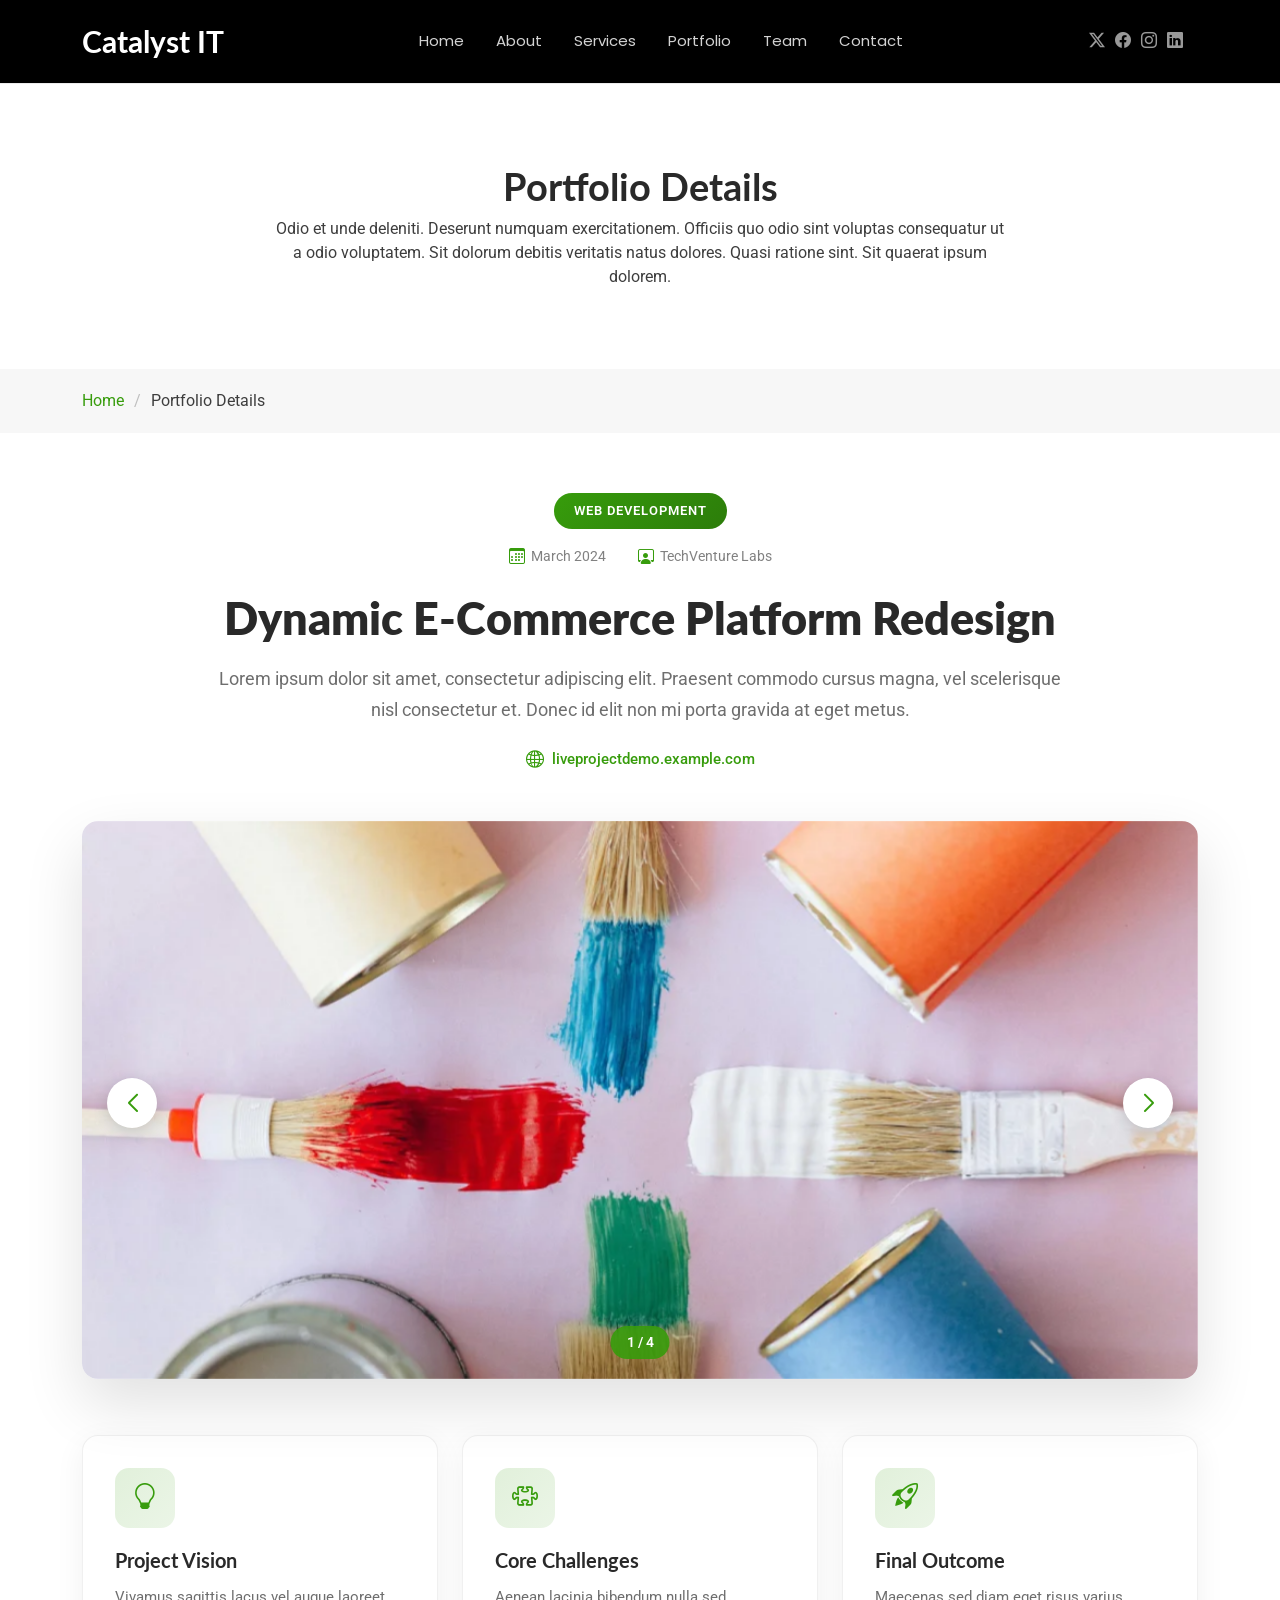
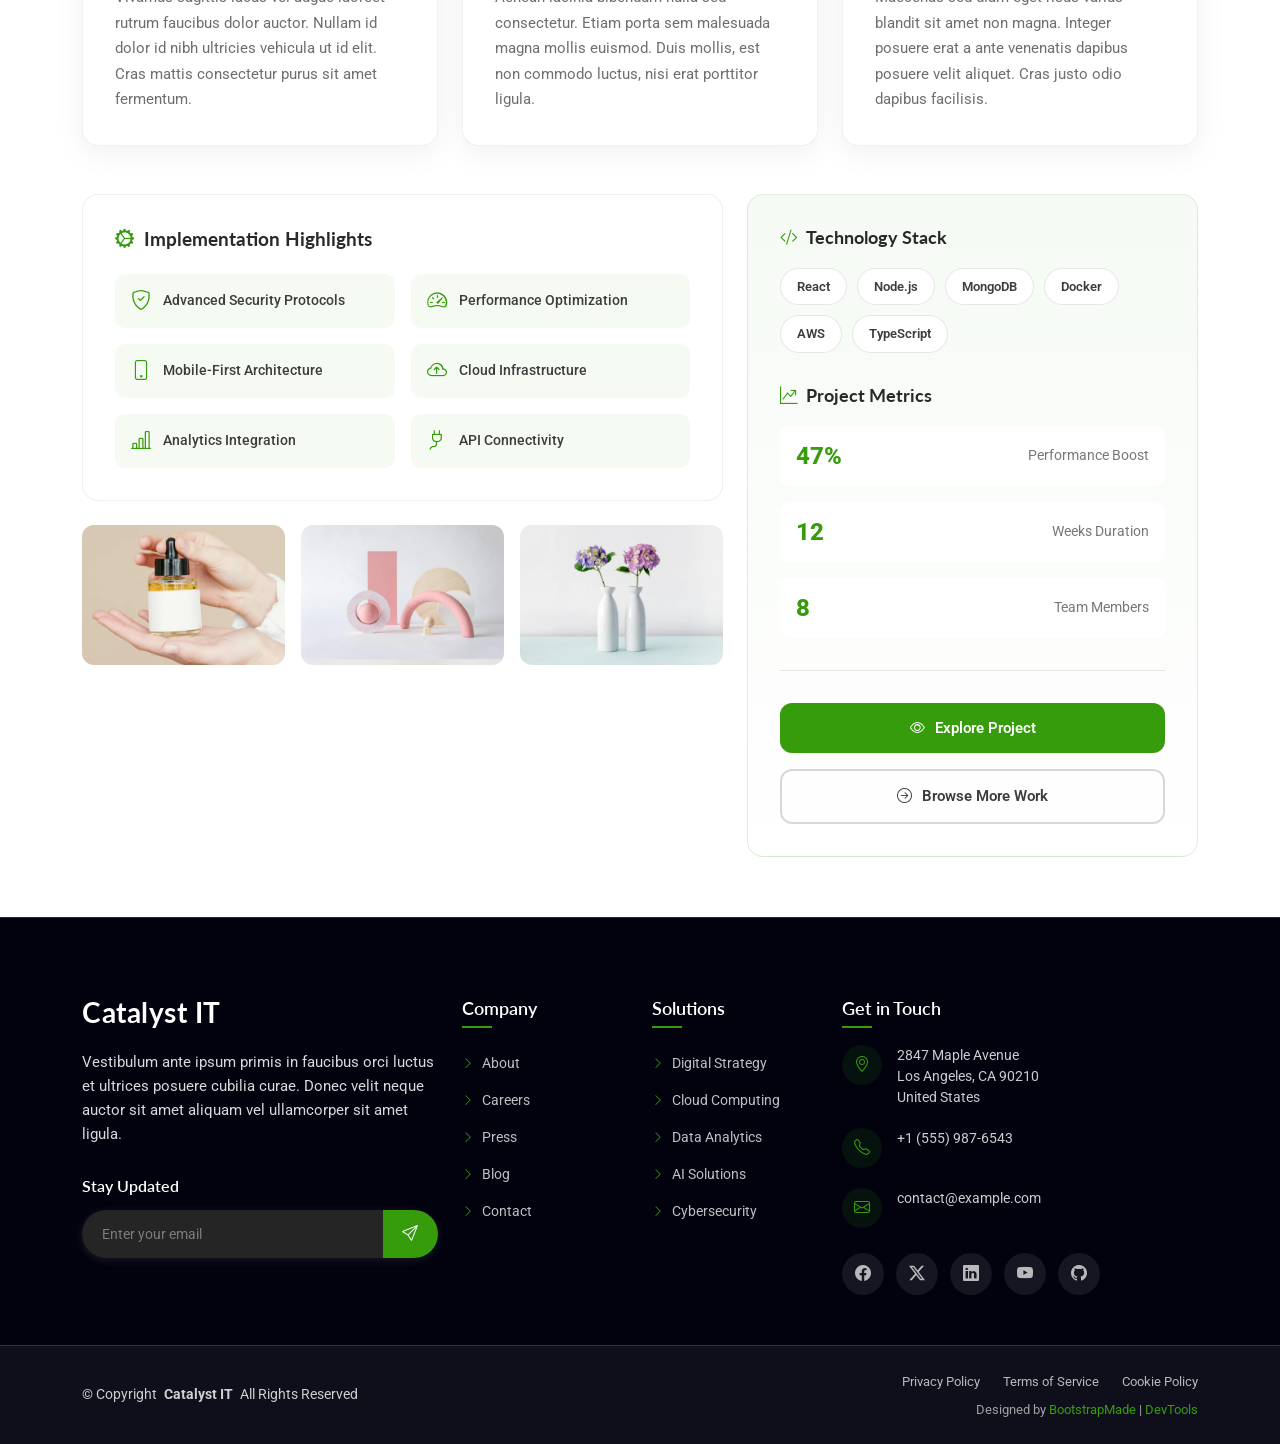
<file: portfolio-details.html>
<!DOCTYPE html>
<html lang="en">

<head>
  <meta charset="utf-8">
  <meta content="width=device-width, initial-scale=1.0" name="viewport">
  <title>Portfolio - Catalyst IT | Software Projects</title>
  <meta name="description" content="View Catalyst IT portfolio of software projects including e-commerce, healthcare, fintech, and enterprise solutions.">
  <meta name="keywords" content="software portfolio, web applications, mobile apps, enterprise software, Catalyst IT">

  <!-- Favicons -->
  <link href="assets/img/favicon.png" rel="icon">
  <link href="assets/img/apple-touch-icon.png" rel="apple-touch-icon">

  <!-- Fonts -->
  <link href="https://fonts.googleapis.com" rel="preconnect">
  <link href="https://fonts.gstatic.com" rel="preconnect" crossorigin>
  <link href="https://fonts.googleapis.com/css2?family=Roboto:ital,wght@0,100;0,300;0,400;0,500;0,700;0,900;1,100;1,300;1,400;1,500;1,700;1,900&family=Lato:ital,wght@0,100;0,300;0,400;0,700;0,900;1,100;1,300;1,400;1,700;1,900&family=Poppins:ital,wght@0,100;0,200;0,300;0,400;0,500;0,600;0,700;0,800;0,900;1,100;1,200;1,300;1,400;1,500;1,600;1,700;1,800;1,900&display=swap" rel="stylesheet">

  <!-- Vendor CSS Files -->
  <link href="assets/vendor/bootstrap/css/bootstrap.min.css" rel="stylesheet">
  <link href="assets/vendor/bootstrap-icons/bootstrap-icons.css" rel="stylesheet">
  <link href="assets/vendor/aos/aos.css" rel="stylesheet">
  <link href="assets/vendor/glightbox/css/glightbox.min.css" rel="stylesheet">
  <link href="assets/vendor/swiper/swiper-bundle.min.css" rel="stylesheet">

  <!-- Main CSS File -->
  <link href="assets/css/main.css" rel="stylesheet">

  <!-- =======================================================
  * Template Name: Catalyst IT
  * Template URL: https://bootstrapmade.com/creativo-bootstrap-creative-agency-template/
  * Updated: Mar 23 2026 with Bootstrap v5.3.8
  * Author: BootstrapMade.com
  * License: https://bootstrapmade.com/license/
  ======================================================== -->
</head>

<body class="portfolio-details-page">

  <header id="header" class="header d-flex align-items-center sticky-top">
    <div class="container position-relative d-flex align-items-center justify-content-between">

      <a href="index.html" class="logo d-flex align-items-center me-auto me-xl-0">
        <!-- Uncomment the line below if you also wish to use an image logo -->
        <!-- <img src="assets/img/logo.webp" alt=""> -->
        <h1 class="sitename">Catalyst IT</h1>
      </a>

      <nav id="navmenu" class="navmenu">
        <ul>
          <li><a href="index.html#hero">Home</a></li>
          <li><a href="index.html#about">About</a></li>
          <li><a href="index.html#services">Services</a></li>
          <li><a href="index.html#portfolio">Portfolio</a></li>
          <li><a href="index.html#team">Team</a></li>
          <li><a href="index.html#contact">Contact</a></li>
        </ul>
        <i class="mobile-nav-toggle d-xl-none bi bi-list"></i>
      </nav>

      <div class="header-social-links">
        <a href="#" class="twitter"><i class="bi bi-twitter-x"></i></a>
        <a href="#" class="facebook"><i class="bi bi-facebook"></i></a>
        <a href="#" class="instagram"><i class="bi bi-instagram"></i></a>
        <a href="#" class="linkedin"><i class="bi bi-linkedin"></i></a>
      </div>

    </div>
  </header>

  <main class="main">

    <!-- Page Title -->
    <div class="page-title">
      <div class="heading">
        <div class="container">
          <div class="row d-flex justify-content-center text-center">
            <div class="col-lg-8">
              <h1 class="heading-title">Portfolio Details</h1>
              <p class="mb-0">
                Odio et unde deleniti. Deserunt numquam exercitationem. Officiis quo
                odio sint voluptas consequatur ut a odio voluptatem. Sit dolorum
                debitis veritatis natus dolores. Quasi ratione sint. Sit quaerat
                ipsum dolorem.
              </p>
            </div>
          </div>
        </div>
      </div>
      <nav class="breadcrumbs">
        <div class="container">
          <ol>
            <li><a href="index.html">Home</a></li>
            <li class="current">Portfolio Details</li>
          </ol>
        </div>
      </nav>
    </div><!-- End Page Title -->

    <!-- Portfolio Details Section -->
    <section id="portfolio-details" class="portfolio-details section">

      <div class="container" data-aos="fade-up" data-aos-delay="100">

        <div class="project-header" data-aos="fade-down" data-aos-delay="100">
          <div class="header-meta">
            <span class="category-tag">Web Development</span>
            <div class="project-info">
              <span><i class="bi bi-calendar3"></i> March 2024</span>
              <span><i class="bi bi-person-workspace"></i> TechVenture Labs</span>
            </div>
          </div>
          <h2 class="main-title">Dynamic E-Commerce Platform Redesign</h2>
          <p class="subtitle">Lorem ipsum dolor sit amet, consectetur adipiscing elit. Praesent commodo cursus magna, vel scelerisque nisl consectetur et. Donec id elit non mi porta gravida at eget metus.</p>
          <div class="project-link">
            <a href="#" target="_blank"><i class="bi bi-globe2"></i> liveprojectdemo.example.com</a>
          </div>
        </div>

        <div class="gallery-showcase" data-aos="zoom-in" data-aos-delay="200">
          <div class="showcase-slider swiper init-swiper">
            <script type="application/json" class="swiper-config">
              {
                "loop": true,
                "speed": 800,
                "autoplay": {
                  "delay": 5000
                },
                "effect": "fade",
                "fadeEffect": {
                  "crossFade": true
                },
                "slidesPerView": 1,
                "pagination": {
                  "el": ".swiper-pagination",
                  "type": "fraction"
                },
                "navigation": {
                  "nextEl": ".swiper-button-next",
                  "prevEl": ".swiper-button-prev"
                }
              }
            </script>
            <div class="swiper-wrapper">
              <div class="swiper-slide">
                <img src="assets/img/portfolio/portfolio-3.webp" alt="Project Screenshot" class="img-fluid">
              </div>
              <div class="swiper-slide">
                <img src="assets/img/portfolio/portfolio-9.webp" alt="Project Screenshot" class="img-fluid">
              </div>
              <div class="swiper-slide">
                <img src="assets/img/portfolio/portfolio-11.webp" alt="Project Screenshot" class="img-fluid">
              </div>
              <div class="swiper-slide">
                <img src="assets/img/portfolio/portfolio-2.webp" alt="Project Screenshot" class="img-fluid">
              </div>
            </div>
            <div class="swiper-pagination"></div>
            <div class="swiper-button-prev"></div>
            <div class="swiper-button-next"></div>
          </div>
        </div>

        <div class="row g-4 content-section">
          <div class="col-lg-4" data-aos="fade-up" data-aos-delay="100">
            <div class="info-card">
              <div class="card-icon">
                <i class="bi bi-lightbulb"></i>
              </div>
              <h3>Project Vision</h3>
              <p>Vivamus sagittis lacus vel augue laoreet rutrum faucibus dolor auctor. Nullam id dolor id nibh ultricies vehicula ut id elit. Cras mattis consectetur purus sit amet fermentum.</p>
            </div>
          </div>
          <div class="col-lg-4" data-aos="fade-up" data-aos-delay="200">
            <div class="info-card">
              <div class="card-icon">
                <i class="bi bi-puzzle"></i>
              </div>
              <h3>Core Challenges</h3>
              <p>Aenean lacinia bibendum nulla sed consectetur. Etiam porta sem malesuada magna mollis euismod. Duis mollis, est non commodo luctus, nisi erat porttitor ligula.</p>
            </div>
          </div>
          <div class="col-lg-4" data-aos="fade-up" data-aos-delay="300">
            <div class="info-card">
              <div class="card-icon">
                <i class="bi bi-rocket-takeoff"></i>
              </div>
              <h3>Final Outcome</h3>
              <p>Maecenas sed diam eget risus varius blandit sit amet non magna. Integer posuere erat a ante venenatis dapibus posuere velit aliquet. Cras justo odio dapibus facilisis.</p>
            </div>
          </div>
        </div>

        <div class="row g-4 details-row">
          <div class="col-lg-7" data-aos="fade-right" data-aos-delay="100">
            <div class="features-block">
              <h3><i class="bi bi-gear-wide-connected"></i> Implementation Highlights</h3>
              <div class="features-grid">
                <div class="feature-item">
                  <i class="bi bi-shield-check"></i>
                  <span>Advanced Security Protocols</span>
                </div>
                <div class="feature-item">
                  <i class="bi bi-speedometer2"></i>
                  <span>Performance Optimization</span>
                </div>
                <div class="feature-item">
                  <i class="bi bi-phone"></i>
                  <span>Mobile-First Architecture</span>
                </div>
                <div class="feature-item">
                  <i class="bi bi-cloud-arrow-up"></i>
                  <span>Cloud Infrastructure</span>
                </div>
                <div class="feature-item">
                  <i class="bi bi-bar-chart-line"></i>
                  <span>Analytics Integration</span>
                </div>
                <div class="feature-item">
                  <i class="bi bi-plug"></i>
                  <span>API Connectivity</span>
                </div>
              </div>
            </div>

            <div class="gallery-grid" data-aos="fade-up" data-aos-delay="200">
              <a href="assets/img/portfolio/portfolio-1.webp" class="glightbox gallery-item">
                <img src="assets/img/portfolio/portfolio-1.webp" alt="Gallery Image" class="img-fluid" loading="lazy">
                <div class="overlay"><i class="bi bi-zoom-in"></i></div>
              </a>
              <a href="assets/img/portfolio/portfolio-6.webp" class="glightbox gallery-item">
                <img src="assets/img/portfolio/portfolio-6.webp" alt="Gallery Image" class="img-fluid" loading="lazy">
                <div class="overlay"><i class="bi bi-zoom-in"></i></div>
              </a>
              <a href="assets/img/portfolio/portfolio-10.webp" class="glightbox gallery-item">
                <img src="assets/img/portfolio/portfolio-10.webp" alt="Gallery Image" class="img-fluid" loading="lazy">
                <div class="overlay"><i class="bi bi-zoom-in"></i></div>
              </a>
            </div>
          </div>

          <div class="col-lg-5" data-aos="fade-left" data-aos-delay="100">
            <div class="sidebar-content">
              <div class="tech-section">
                <h4><i class="bi bi-code-slash"></i> Technology Stack</h4>
                <div class="tech-tags">
                  <span>React</span>
                  <span>Node.js</span>
                  <span>MongoDB</span>
                  <span>Docker</span>
                  <span>AWS</span>
                  <span>TypeScript</span>
                </div>
              </div>

              <div class="stats-section">
                <h4><i class="bi bi-graph-up-arrow"></i> Project Metrics</h4>
                <div class="stats-list">
                  <div class="stat-item">
                    <span class="stat-value">47%</span>
                    <span class="stat-label">Performance Boost</span>
                  </div>
                  <div class="stat-item">
                    <span class="stat-value">12</span>
                    <span class="stat-label">Weeks Duration</span>
                  </div>
                  <div class="stat-item">
                    <span class="stat-value">8</span>
                    <span class="stat-label">Team Members</span>
                  </div>
                </div>
              </div>

              <div class="action-buttons">
                <a href="#" class="btn-primary-action"><i class="bi bi-eye"></i> Explore Project</a>
                <a href="#" class="btn-secondary-action"><i class="bi bi-arrow-right-circle"></i> Browse More Work</a>
              </div>
            </div>
          </div>
        </div>

      </div>

    </section><!-- /Portfolio Details Section -->

  </main>

  <footer id="footer" class="footer dark-background">

    <div class="container">
      <div class="row gy-5">

        <div class="col-lg-4">
          <div class="footer-content">
            <a href="index.html" class="logo d-flex align-items-center mb-4">
              <span class="sitename">Catalyst IT</span>
            </a>
            <p class="mb-4">Vestibulum ante ipsum primis in faucibus orci luctus et ultrices posuere cubilia curae. Donec velit neque auctor sit amet aliquam vel ullamcorper sit amet ligula.</p>

            <div class="newsletter-form">
              <h5>Stay Updated</h5>
              <form action="forms/newsletter.php" method="post" class="php-email-form">
                <div class="input-group">
                  <input type="email" name="email" class="form-control" placeholder="Enter your email" required="">
                  <button type="submit" class="btn-subscribe">
                    <i class="bi bi-send"></i>
                  </button>
                </div>
                <div class="loading">Loading</div>
                <div class="error-message"></div>
                <div class="sent-message">Thank you for subscribing!</div>
              </form>
            </div>
          </div>
        </div>

        <div class="col-lg-2 col-6">
          <div class="footer-links">
            <h4>Company</h4>
            <ul>
              <li><a href="#"><i class="bi bi-chevron-right"></i> About</a></li>
              <li><a href="#"><i class="bi bi-chevron-right"></i> Careers</a></li>
              <li><a href="#"><i class="bi bi-chevron-right"></i> Press</a></li>
              <li><a href="#"><i class="bi bi-chevron-right"></i> Blog</a></li>
              <li><a href="#"><i class="bi bi-chevron-right"></i> Contact</a></li>
            </ul>
          </div>
        </div>

        <div class="col-lg-2 col-6">
          <div class="footer-links">
            <h4>Solutions</h4>
            <ul>
              <li><a href="#"><i class="bi bi-chevron-right"></i> Digital Strategy</a></li>
              <li><a href="#"><i class="bi bi-chevron-right"></i> Cloud Computing</a></li>
              <li><a href="#"><i class="bi bi-chevron-right"></i> Data Analytics</a></li>
              <li><a href="#"><i class="bi bi-chevron-right"></i> AI Solutions</a></li>
              <li><a href="#"><i class="bi bi-chevron-right"></i> Cybersecurity</a></li>
            </ul>
          </div>
        </div>

        <div class="col-lg-4">
          <div class="footer-contact">
            <h4>Get in Touch</h4>
            <div class="contact-item">
              <div class="contact-icon">
                <i class="bi bi-geo-alt"></i>
              </div>
              <div class="contact-info">
                <p>2847 Maple Avenue<br>Los Angeles, CA 90210<br>United States</p>
              </div>
            </div>

            <div class="contact-item">
              <div class="contact-icon">
                <i class="bi bi-telephone"></i>
              </div>
              <div class="contact-info">
                <p>+1 (555) 987-6543</p>
              </div>
            </div>

            <div class="contact-item">
              <div class="contact-icon">
                <i class="bi bi-envelope"></i>
              </div>
              <div class="contact-info">
                <p>contact@example.com</p>
              </div>
            </div>

            <div class="social-links">
              <a href="#"><i class="bi bi-facebook"></i></a>
              <a href="#"><i class="bi bi-twitter-x"></i></a>
              <a href="#"><i class="bi bi-linkedin"></i></a>
              <a href="#"><i class="bi bi-youtube"></i></a>
              <a href="#"><i class="bi bi-github"></i></a>
            </div>
          </div>
        </div>

      </div>
    </div>

    <div class="footer-bottom">
      <div class="container">
        <div class="row align-items-center">
          <div class="col-lg-6">
            <div class="copyright">
              <p>© <span>Copyright</span> <strong class="px-1 sitename">Catalyst IT</strong> <span>All Rights Reserved</span></p>
            </div>
          </div>
          <div class="col-lg-6">
            <div class="footer-bottom-links">
              <a href="#">Privacy Policy</a>
              <a href="#">Terms of Service</a>
              <a href="#">Cookie Policy</a>
            </div>
            <div class="credits">
              <!-- All the links in the footer should remain intact. -->
              <!-- You can delete the links only if you've purchased the pro version. -->
              <!-- Licensing information: https://bootstrapmade.com/license/ -->
              <!-- Purchase the pro version with working PHP/AJAX contact form: [buy-url] -->
              Designed by <a href="https://bootstrapmade.com/">BootstrapMade</a> | <a href="https://bootstrapmade.com/tools/">DevTools</a>
            </div>
          </div>
        </div>
      </div>
    </div>

  </footer>

  <!-- Scroll Top -->
  <a href="#" id="scroll-top" class="scroll-top d-flex align-items-center justify-content-center"><i class="bi bi-arrow-up-short"></i></a>

  <!-- Preloader -->
  <div id="preloader"></div>

  <!-- Vendor JS Files -->
  <script src="assets/vendor/bootstrap/js/bootstrap.bundle.min.js"></script>
  <script src="assets/vendor/php-email-form/validate.js"></script>
  <script src="assets/vendor/aos/aos.js"></script>
  <script src="assets/vendor/purecounter/purecounter_vanilla.js"></script>
  <script src="assets/vendor/imagesloaded/imagesloaded.pkgd.min.js"></script>
  <script src="assets/vendor/isotope-layout/isotope.pkgd.min.js"></script>
  <script src="assets/vendor/glightbox/js/glightbox.min.js"></script>
  <script src="assets/vendor/swiper/swiper-bundle.min.js"></script>

  <!-- Main JS File -->
  <script src="assets/js/main.js"></script>

</body>

</html>
</file>
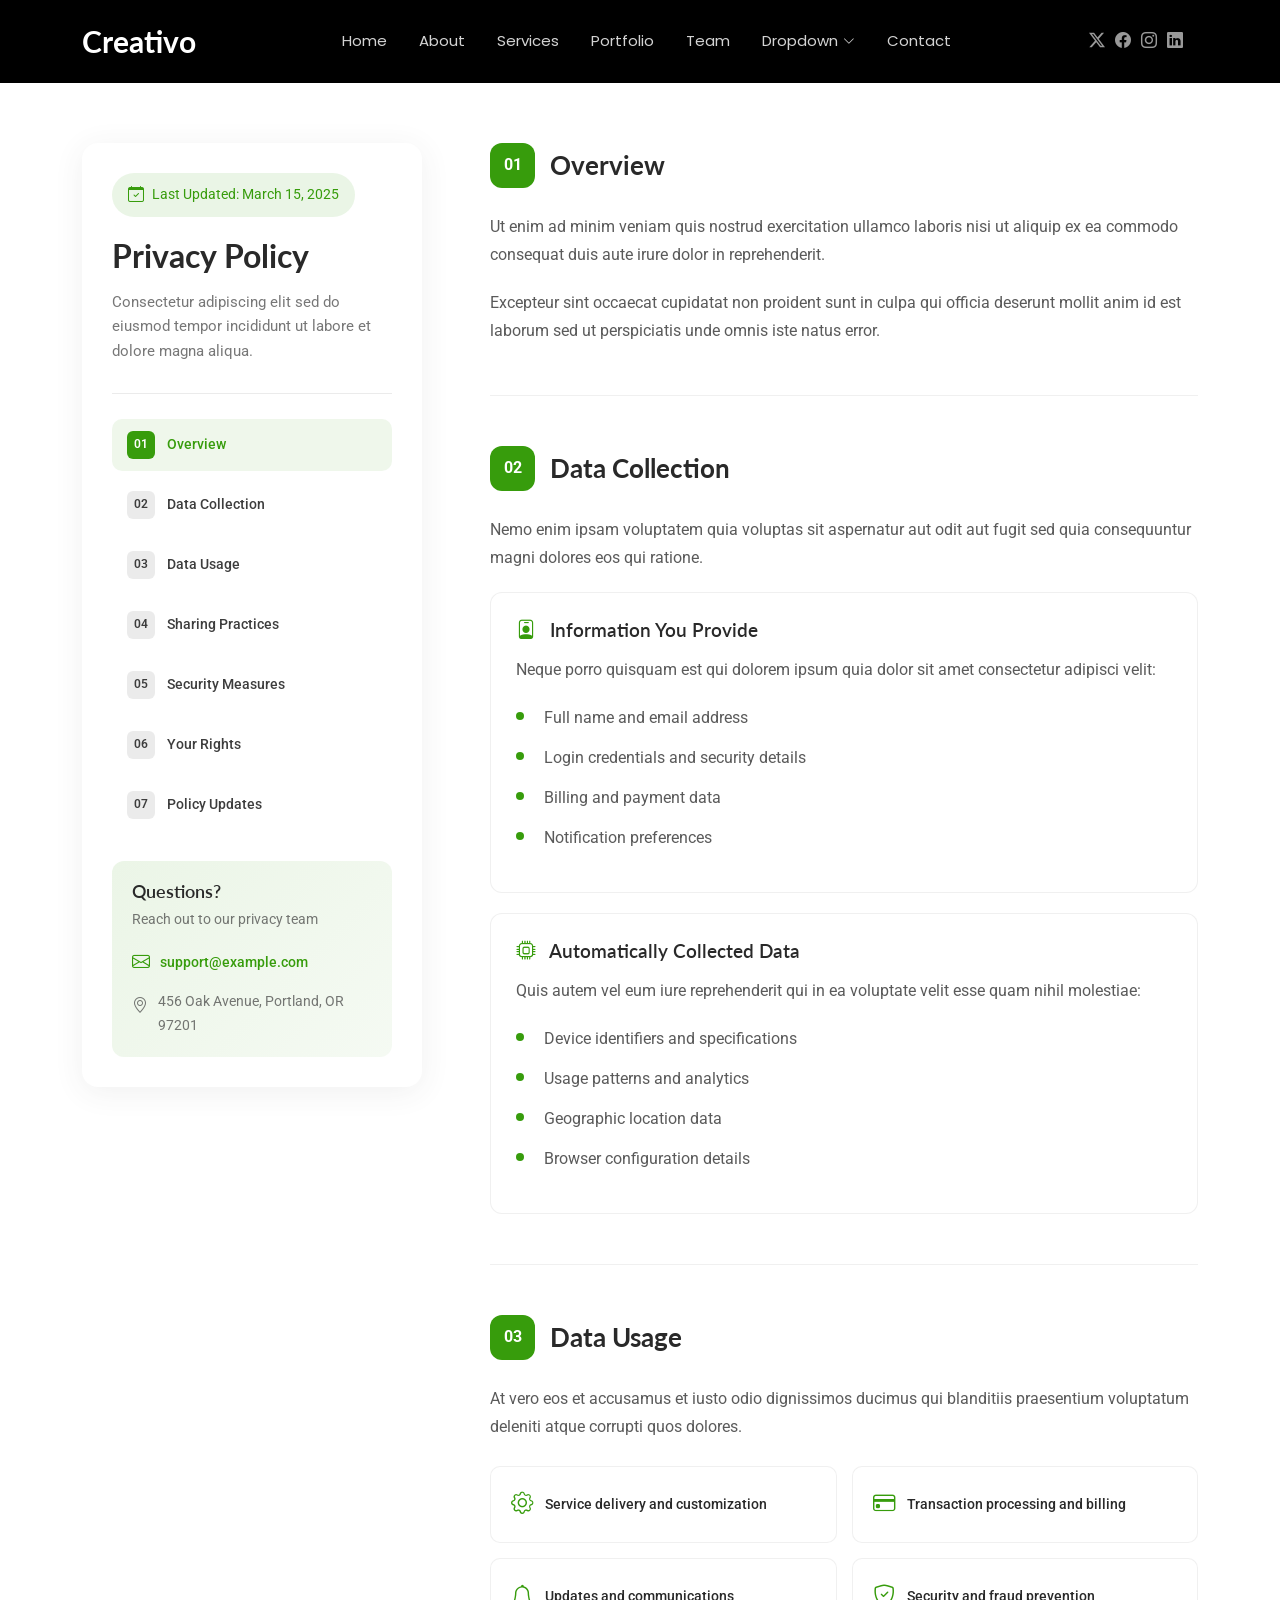
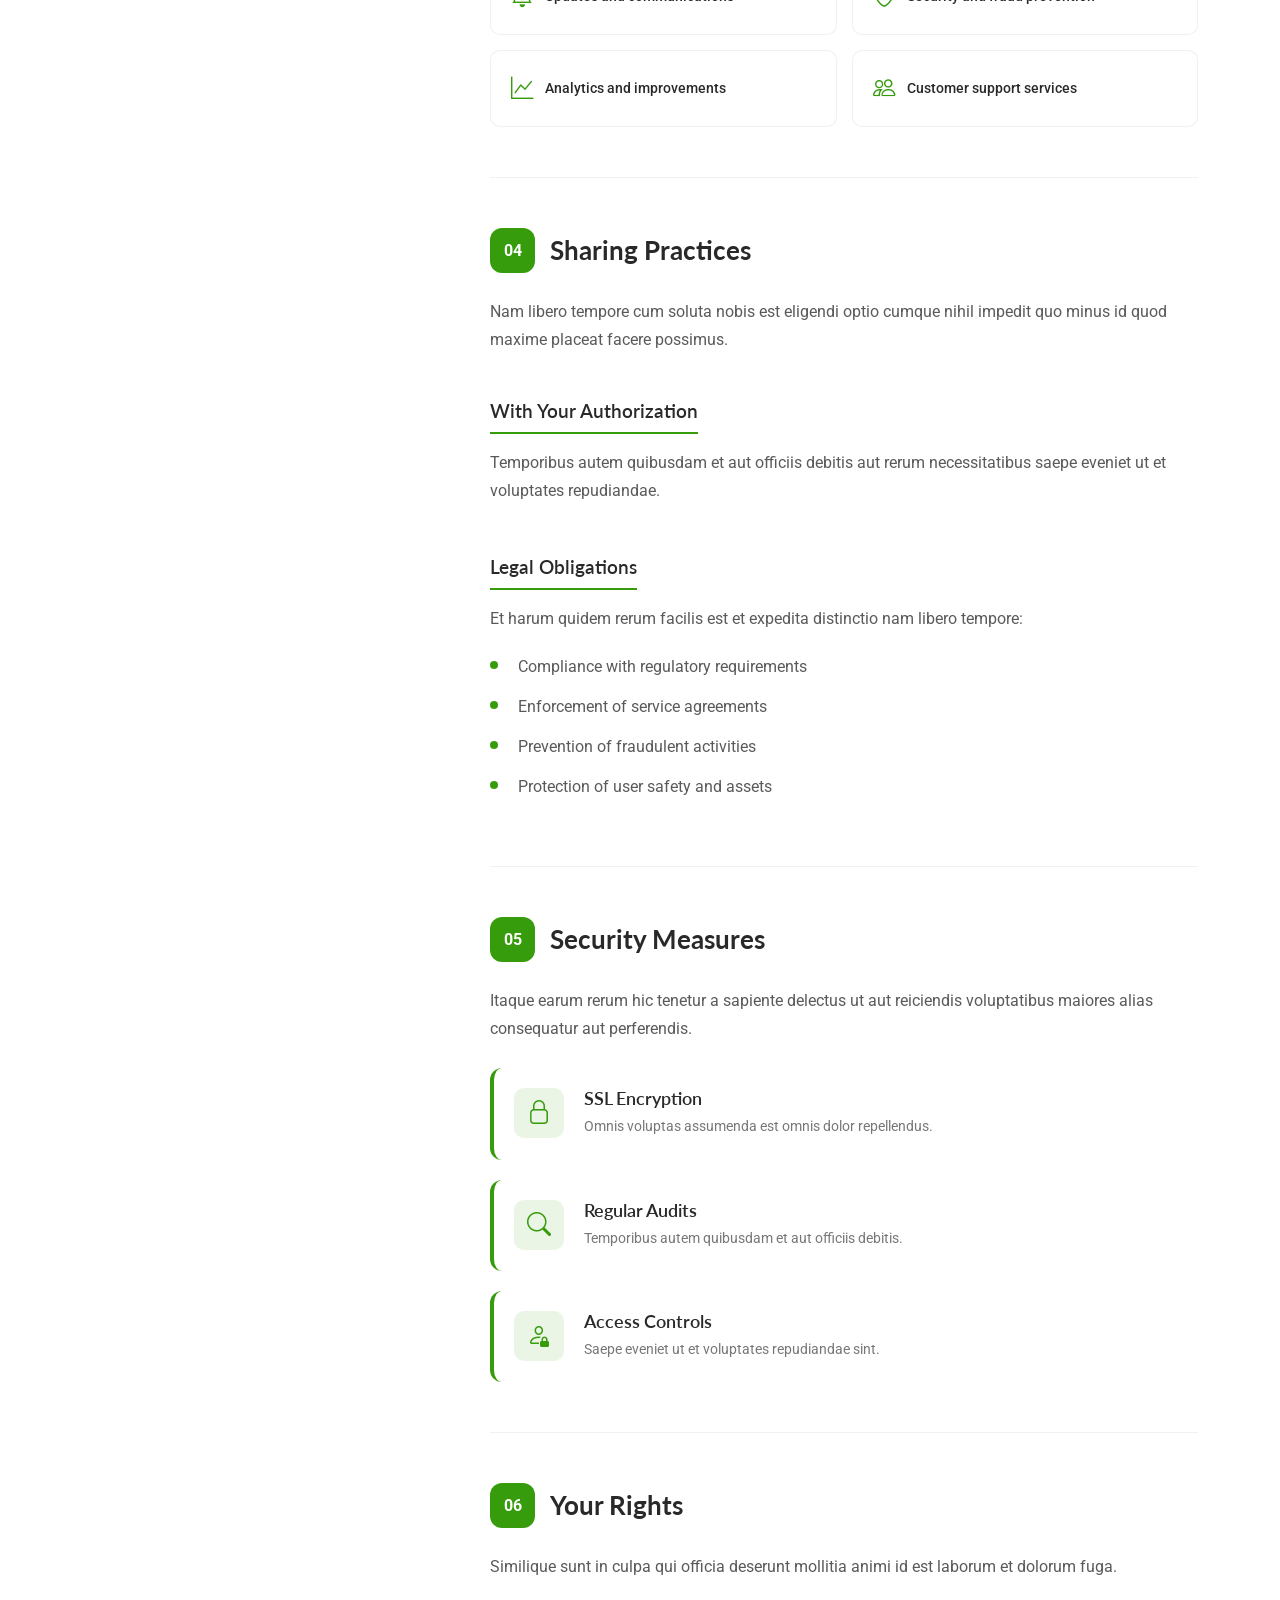
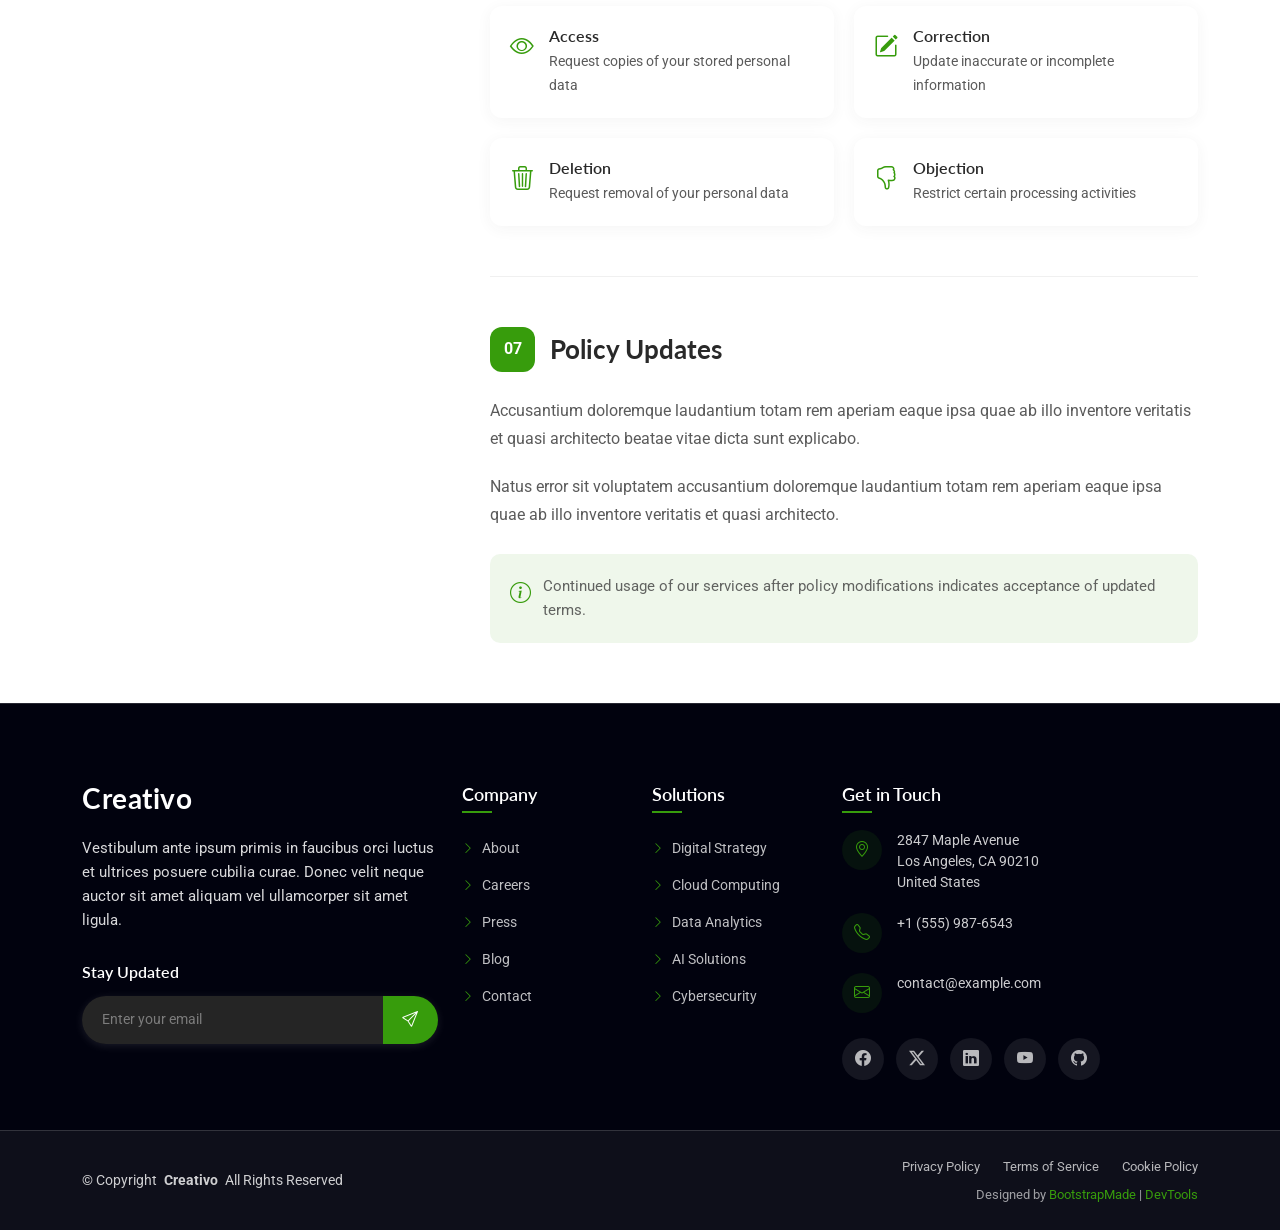
<file: privacy.html>
<!DOCTYPE html>
<html lang="en">

<head>
  <meta charset="utf-8">
  <meta content="width=device-width, initial-scale=1.0" name="viewport">
  <title>Privacy - Creativo Bootstrap Template</title>
  <meta name="description" content="">
  <meta name="keywords" content="">

  <!-- Favicons -->
  <link href="assets/img/favicon.png" rel="icon">
  <link href="assets/img/apple-touch-icon.png" rel="apple-touch-icon">

  <!-- Fonts -->
  <link href="https://fonts.googleapis.com" rel="preconnect">
  <link href="https://fonts.gstatic.com" rel="preconnect" crossorigin>
  <link href="https://fonts.googleapis.com/css2?family=Roboto:ital,wght@0,100;0,300;0,400;0,500;0,700;0,900;1,100;1,300;1,400;1,500;1,700;1,900&family=Lato:ital,wght@0,100;0,300;0,400;0,700;0,900;1,100;1,300;1,400;1,700;1,900&family=Poppins:ital,wght@0,100;0,200;0,300;0,400;0,500;0,600;0,700;0,800;0,900;1,100;1,200;1,300;1,400;1,500;1,600;1,700;1,800;1,900&display=swap" rel="stylesheet">

  <!-- Vendor CSS Files -->
  <link href="assets/vendor/bootstrap/css/bootstrap.min.css" rel="stylesheet">
  <link href="assets/vendor/bootstrap-icons/bootstrap-icons.css" rel="stylesheet">
  <link href="assets/vendor/aos/aos.css" rel="stylesheet">
  <link href="assets/vendor/glightbox/css/glightbox.min.css" rel="stylesheet">
  <link href="assets/vendor/swiper/swiper-bundle.min.css" rel="stylesheet">

  <!-- Main CSS File -->
  <link href="assets/css/main.css" rel="stylesheet">

  <!-- =======================================================
  * Template Name: Creativo
  * Template URL: https://bootstrapmade.com/creativo-bootstrap-creative-agency-template/
  * Updated: Mar 23 2026 with Bootstrap v5.3.8
  * Author: BootstrapMade.com
  * License: https://bootstrapmade.com/license/
  ======================================================== -->
</head>

<body class="privacy-page">

  <header id="header" class="header d-flex align-items-center sticky-top">
    <div class="container position-relative d-flex align-items-center justify-content-between">

      <a href="index.html" class="logo d-flex align-items-center me-auto me-xl-0">
        <!-- Uncomment the line below if you also wish to use an image logo -->
        <!-- <img src="assets/img/logo.webp" alt=""> -->
        <h1 class="sitename">Creativo</h1>
      </a>

      <nav id="navmenu" class="navmenu">
        <ul>
          <li><a href="#hero">Home</a></li>
          <li><a href="#about">About</a></li>
          <li><a href="#services">Services</a></li>
          <li><a href="#portfolio">Portfolio</a></li>
          <li><a href="#team">Team</a></li>
          <li class="dropdown"><a href="#"><span>Dropdown</span> <i class="bi bi-chevron-down toggle-dropdown"></i></a>
            <ul>
              <li><a href="#">Dropdown 1</a></li>
              <li class="dropdown"><a href="#"><span>Deep Dropdown</span> <i class="bi bi-chevron-down toggle-dropdown"></i></a>
                <ul>
                  <li><a href="#">Deep Dropdown 1</a></li>
                  <li><a href="#">Deep Dropdown 2</a></li>
                  <li><a href="#">Deep Dropdown 3</a></li>
                  <li><a href="#">Deep Dropdown 4</a></li>
                  <li><a href="#">Deep Dropdown 5</a></li>
                </ul>
              </li>
              <li><a href="#">Dropdown 2</a></li>
              <li><a href="#">Dropdown 3</a></li>
              <li><a href="#">Dropdown 4</a></li>
            </ul>
          </li>
          <li><a href="#contact">Contact</a></li>
        </ul>
        <i class="mobile-nav-toggle d-xl-none bi bi-list"></i>
      </nav>

      <div class="header-social-links">
        <a href="#" class="twitter"><i class="bi bi-twitter-x"></i></a>
        <a href="#" class="facebook"><i class="bi bi-facebook"></i></a>
        <a href="#" class="instagram"><i class="bi bi-instagram"></i></a>
        <a href="#" class="linkedin"><i class="bi bi-linkedin"></i></a>
      </div>

    </div>
  </header>

  <main class="main">

    <!-- Privacy Section -->
    <section id="privacy" class="privacy section">

      <div class="container" data-aos="fade-up" data-aos-delay="100">

        <!-- Two Column Layout -->
        <div class="row g-5">

          <!-- Sidebar Navigation -->
          <div class="col-lg-4" data-aos="fade-right" data-aos-delay="150">
            <div class="policy-sidebar">
              <div class="effective-badge">
                <i class="bi bi-calendar-check"></i>
                <span>Last Updated: March 15, 2025</span>
              </div>
              <h1>Privacy Policy</h1>
              <p class="sidebar-intro">Consectetur adipiscing elit sed do eiusmod tempor incididunt ut labore et dolore magna aliqua.</p>

              <nav class="policy-nav">
                <a href="#overview" class="nav-link active">
                  <span class="nav-number">01</span>
                  <span class="nav-text">Overview</span>
                </a>
                <a href="#data-collection" class="nav-link">
                  <span class="nav-number">02</span>
                  <span class="nav-text">Data Collection</span>
                </a>
                <a href="#usage" class="nav-link">
                  <span class="nav-number">03</span>
                  <span class="nav-text">Data Usage</span>
                </a>
                <a href="#sharing" class="nav-link">
                  <span class="nav-number">04</span>
                  <span class="nav-text">Sharing Practices</span>
                </a>
                <a href="#security" class="nav-link">
                  <span class="nav-number">05</span>
                  <span class="nav-text">Security Measures</span>
                </a>
                <a href="#rights" class="nav-link">
                  <span class="nav-number">06</span>
                  <span class="nav-text">Your Rights</span>
                </a>
                <a href="#updates" class="nav-link">
                  <span class="nav-number">07</span>
                  <span class="nav-text">Policy Updates</span>
                </a>
              </nav>

              <div class="contact-card">
                <h4>Questions?</h4>
                <p>Reach out to our privacy team</p>
                <a href="mailto:support@example.com" class="contact-email">
                  <i class="bi bi-envelope"></i>
                  support@example.com
                </a>
                <div class="contact-address">
                  <i class="bi bi-geo-alt"></i>
                  <span>456 Oak Avenue, Portland, OR 97201</span>
                </div>
              </div>
            </div>
          </div><!-- End Sidebar -->

          <!-- Main Content -->
          <div class="col-lg-8" data-aos="fade-left" data-aos-delay="200">
            <div class="policy-content">

              <!-- Overview Section -->
              <article id="overview" class="policy-section">
                <div class="section-header">
                  <span class="section-number">01</span>
                  <h2>Overview</h2>
                </div>
                <div class="section-body">
                  <p>Ut enim ad minim veniam quis nostrud exercitation ullamco laboris nisi ut aliquip ex ea commodo consequat duis aute irure dolor in reprehenderit.</p>
                  <p>Excepteur sint occaecat cupidatat non proident sunt in culpa qui officia deserunt mollit anim id est laborum sed ut perspiciatis unde omnis iste natus error.</p>
                </div>
              </article><!-- End Overview Section -->

              <!-- Data Collection Section -->
              <article id="data-collection" class="policy-section">
                <div class="section-header">
                  <span class="section-number">02</span>
                  <h2>Data Collection</h2>
                </div>
                <div class="section-body">
                  <p>Nemo enim ipsam voluptatem quia voluptas sit aspernatur aut odit aut fugit sed quia consequuntur magni dolores eos qui ratione.</p>

                  <div class="info-card">
                    <h3><i class="bi bi-person-badge"></i> Information You Provide</h3>
                    <p>Neque porro quisquam est qui dolorem ipsum quia dolor sit amet consectetur adipisci velit:</p>
                    <ul>
                      <li>Full name and email address</li>
                      <li>Login credentials and security details</li>
                      <li>Billing and payment data</li>
                      <li>Notification preferences</li>
                    </ul>
                  </div>

                  <div class="info-card">
                    <h3><i class="bi bi-cpu"></i> Automatically Collected Data</h3>
                    <p>Quis autem vel eum iure reprehenderit qui in ea voluptate velit esse quam nihil molestiae:</p>
                    <ul>
                      <li>Device identifiers and specifications</li>
                      <li>Usage patterns and analytics</li>
                      <li>Geographic location data</li>
                      <li>Browser configuration details</li>
                    </ul>
                  </div>
                </div>
              </article><!-- End Data Collection Section -->

              <!-- Data Usage Section -->
              <article id="usage" class="policy-section">
                <div class="section-header">
                  <span class="section-number">03</span>
                  <h2>Data Usage</h2>
                </div>
                <div class="section-body">
                  <p>At vero eos et accusamus et iusto odio dignissimos ducimus qui blanditiis praesentium voluptatum deleniti atque corrupti quos dolores.</p>

                  <div class="usage-grid">
                    <div class="usage-item">
                      <i class="bi bi-gear"></i>
                      <span>Service delivery and customization</span>
                    </div>
                    <div class="usage-item">
                      <i class="bi bi-credit-card"></i>
                      <span>Transaction processing and billing</span>
                    </div>
                    <div class="usage-item">
                      <i class="bi bi-bell"></i>
                      <span>Updates and communications</span>
                    </div>
                    <div class="usage-item">
                      <i class="bi bi-shield-check"></i>
                      <span>Security and fraud prevention</span>
                    </div>
                    <div class="usage-item">
                      <i class="bi bi-graph-up"></i>
                      <span>Analytics and improvements</span>
                    </div>
                    <div class="usage-item">
                      <i class="bi bi-people"></i>
                      <span>Customer support services</span>
                    </div>
                  </div>
                </div>
              </article><!-- End Data Usage Section -->

              <!-- Sharing Section -->
              <article id="sharing" class="policy-section">
                <div class="section-header">
                  <span class="section-number">04</span>
                  <h2>Sharing Practices</h2>
                </div>
                <div class="section-body">
                  <p>Nam libero tempore cum soluta nobis est eligendi optio cumque nihil impedit quo minus id quod maxime placeat facere possimus.</p>

                  <div class="sharing-item">
                    <h3>With Your Authorization</h3>
                    <p>Temporibus autem quibusdam et aut officiis debitis aut rerum necessitatibus saepe eveniet ut et voluptates repudiandae.</p>
                  </div>

                  <div class="sharing-item">
                    <h3>Legal Obligations</h3>
                    <p>Et harum quidem rerum facilis est et expedita distinctio nam libero tempore:</p>
                    <ul>
                      <li>Compliance with regulatory requirements</li>
                      <li>Enforcement of service agreements</li>
                      <li>Prevention of fraudulent activities</li>
                      <li>Protection of user safety and assets</li>
                    </ul>
                  </div>
                </div>
              </article><!-- End Sharing Section -->

              <!-- Security Section -->
              <article id="security" class="policy-section">
                <div class="section-header">
                  <span class="section-number">05</span>
                  <h2>Security Measures</h2>
                </div>
                <div class="section-body">
                  <p>Itaque earum rerum hic tenetur a sapiente delectus ut aut reiciendis voluptatibus maiores alias consequatur aut perferendis.</p>

                  <div class="security-features">
                    <div class="feature">
                      <div class="feature-icon">
                        <i class="bi bi-lock"></i>
                      </div>
                      <div class="feature-content">
                        <h4>SSL Encryption</h4>
                        <p>Omnis voluptas assumenda est omnis dolor repellendus.</p>
                      </div>
                    </div>
                    <div class="feature">
                      <div class="feature-icon">
                        <i class="bi bi-search"></i>
                      </div>
                      <div class="feature-content">
                        <h4>Regular Audits</h4>
                        <p>Temporibus autem quibusdam et aut officiis debitis.</p>
                      </div>
                    </div>
                    <div class="feature">
                      <div class="feature-icon">
                        <i class="bi bi-person-lock"></i>
                      </div>
                      <div class="feature-content">
                        <h4>Access Controls</h4>
                        <p>Saepe eveniet ut et voluptates repudiandae sint.</p>
                      </div>
                    </div>
                  </div>
                </div>
              </article><!-- End Security Section -->

              <!-- Rights Section -->
              <article id="rights" class="policy-section">
                <div class="section-header">
                  <span class="section-number">06</span>
                  <h2>Your Rights</h2>
                </div>
                <div class="section-body">
                  <p>Similique sunt in culpa qui officia deserunt mollitia animi id est laborum et dolorum fuga.</p>

                  <div class="rights-list">
                    <div class="right-item">
                      <i class="bi bi-eye"></i>
                      <div>
                        <h4>Access</h4>
                        <p>Request copies of your stored personal data</p>
                      </div>
                    </div>
                    <div class="right-item">
                      <i class="bi bi-pencil-square"></i>
                      <div>
                        <h4>Correction</h4>
                        <p>Update inaccurate or incomplete information</p>
                      </div>
                    </div>
                    <div class="right-item">
                      <i class="bi bi-trash3"></i>
                      <div>
                        <h4>Deletion</h4>
                        <p>Request removal of your personal data</p>
                      </div>
                    </div>
                    <div class="right-item">
                      <i class="bi bi-hand-thumbs-down"></i>
                      <div>
                        <h4>Objection</h4>
                        <p>Restrict certain processing activities</p>
                      </div>
                    </div>
                  </div>
                </div>
              </article><!-- End Rights Section -->

              <!-- Updates Section -->
              <article id="updates" class="policy-section">
                <div class="section-header">
                  <span class="section-number">07</span>
                  <h2>Policy Updates</h2>
                </div>
                <div class="section-body">
                  <p>Accusantium doloremque laudantium totam rem aperiam eaque ipsa quae ab illo inventore veritatis et quasi architecto beatae vitae dicta sunt explicabo.</p>
                  <p>Natus error sit voluptatem accusantium doloremque laudantium totam rem aperiam eaque ipsa quae ab illo inventore veritatis et quasi architecto.</p>

                  <div class="update-notice">
                    <i class="bi bi-info-circle"></i>
                    <span>Continued usage of our services after policy modifications indicates acceptance of updated terms.</span>
                  </div>
                </div>
              </article><!-- End Updates Section -->

            </div>
          </div><!-- End Main Content -->

        </div>

      </div>

    </section><!-- /Privacy Section -->

  </main>

  <footer id="footer" class="footer dark-background">

    <div class="container">
      <div class="row gy-5">

        <div class="col-lg-4">
          <div class="footer-content">
            <a href="index.html" class="logo d-flex align-items-center mb-4">
              <span class="sitename">Creativo</span>
            </a>
            <p class="mb-4">Vestibulum ante ipsum primis in faucibus orci luctus et ultrices posuere cubilia curae. Donec velit neque auctor sit amet aliquam vel ullamcorper sit amet ligula.</p>

            <div class="newsletter-form">
              <h5>Stay Updated</h5>
              <form action="forms/newsletter.php" method="post" class="php-email-form">
                <div class="input-group">
                  <input type="email" name="email" class="form-control" placeholder="Enter your email" required="">
                  <button type="submit" class="btn-subscribe">
                    <i class="bi bi-send"></i>
                  </button>
                </div>
                <div class="loading">Loading</div>
                <div class="error-message"></div>
                <div class="sent-message">Thank you for subscribing!</div>
              </form>
            </div>
          </div>
        </div>

        <div class="col-lg-2 col-6">
          <div class="footer-links">
            <h4>Company</h4>
            <ul>
              <li><a href="#"><i class="bi bi-chevron-right"></i> About</a></li>
              <li><a href="#"><i class="bi bi-chevron-right"></i> Careers</a></li>
              <li><a href="#"><i class="bi bi-chevron-right"></i> Press</a></li>
              <li><a href="#"><i class="bi bi-chevron-right"></i> Blog</a></li>
              <li><a href="#"><i class="bi bi-chevron-right"></i> Contact</a></li>
            </ul>
          </div>
        </div>

        <div class="col-lg-2 col-6">
          <div class="footer-links">
            <h4>Solutions</h4>
            <ul>
              <li><a href="#"><i class="bi bi-chevron-right"></i> Digital Strategy</a></li>
              <li><a href="#"><i class="bi bi-chevron-right"></i> Cloud Computing</a></li>
              <li><a href="#"><i class="bi bi-chevron-right"></i> Data Analytics</a></li>
              <li><a href="#"><i class="bi bi-chevron-right"></i> AI Solutions</a></li>
              <li><a href="#"><i class="bi bi-chevron-right"></i> Cybersecurity</a></li>
            </ul>
          </div>
        </div>

        <div class="col-lg-4">
          <div class="footer-contact">
            <h4>Get in Touch</h4>
            <div class="contact-item">
              <div class="contact-icon">
                <i class="bi bi-geo-alt"></i>
              </div>
              <div class="contact-info">
                <p>2847 Maple Avenue<br>Los Angeles, CA 90210<br>United States</p>
              </div>
            </div>

            <div class="contact-item">
              <div class="contact-icon">
                <i class="bi bi-telephone"></i>
              </div>
              <div class="contact-info">
                <p>+1 (555) 987-6543</p>
              </div>
            </div>

            <div class="contact-item">
              <div class="contact-icon">
                <i class="bi bi-envelope"></i>
              </div>
              <div class="contact-info">
                <p>contact@example.com</p>
              </div>
            </div>

            <div class="social-links">
              <a href="#"><i class="bi bi-facebook"></i></a>
              <a href="#"><i class="bi bi-twitter-x"></i></a>
              <a href="#"><i class="bi bi-linkedin"></i></a>
              <a href="#"><i class="bi bi-youtube"></i></a>
              <a href="#"><i class="bi bi-github"></i></a>
            </div>
          </div>
        </div>

      </div>
    </div>

    <div class="footer-bottom">
      <div class="container">
        <div class="row align-items-center">
          <div class="col-lg-6">
            <div class="copyright">
              <p>© <span>Copyright</span> <strong class="px-1 sitename">Creativo</strong> <span>All Rights Reserved</span></p>
            </div>
          </div>
          <div class="col-lg-6">
            <div class="footer-bottom-links">
              <a href="#">Privacy Policy</a>
              <a href="#">Terms of Service</a>
              <a href="#">Cookie Policy</a>
            </div>
            <div class="credits">
              <!-- All the links in the footer should remain intact. -->
              <!-- You can delete the links only if you've purchased the pro version. -->
              <!-- Licensing information: https://bootstrapmade.com/license/ -->
              <!-- Purchase the pro version with working PHP/AJAX contact form: [buy-url] -->
              Designed by <a href="https://bootstrapmade.com/">BootstrapMade</a> | <a href="https://bootstrapmade.com/tools/">DevTools</a>
            </div>
          </div>
        </div>
      </div>
    </div>

  </footer>

  <!-- Scroll Top -->
  <a href="#" id="scroll-top" class="scroll-top d-flex align-items-center justify-content-center"><i class="bi bi-arrow-up-short"></i></a>

  <!-- Preloader -->
  <div id="preloader"></div>

  <!-- Vendor JS Files -->
  <script src="assets/vendor/bootstrap/js/bootstrap.bundle.min.js"></script>
  <script src="assets/vendor/php-email-form/validate.js"></script>
  <script src="assets/vendor/aos/aos.js"></script>
  <script src="assets/vendor/purecounter/purecounter_vanilla.js"></script>
  <script src="assets/vendor/imagesloaded/imagesloaded.pkgd.min.js"></script>
  <script src="assets/vendor/isotope-layout/isotope.pkgd.min.js"></script>
  <script src="assets/vendor/glightbox/js/glightbox.min.js"></script>
  <script src="assets/vendor/swiper/swiper-bundle.min.js"></script>

  <!-- Main JS File -->
  <script src="assets/js/main.js"></script>

</body>

</html>
</file>
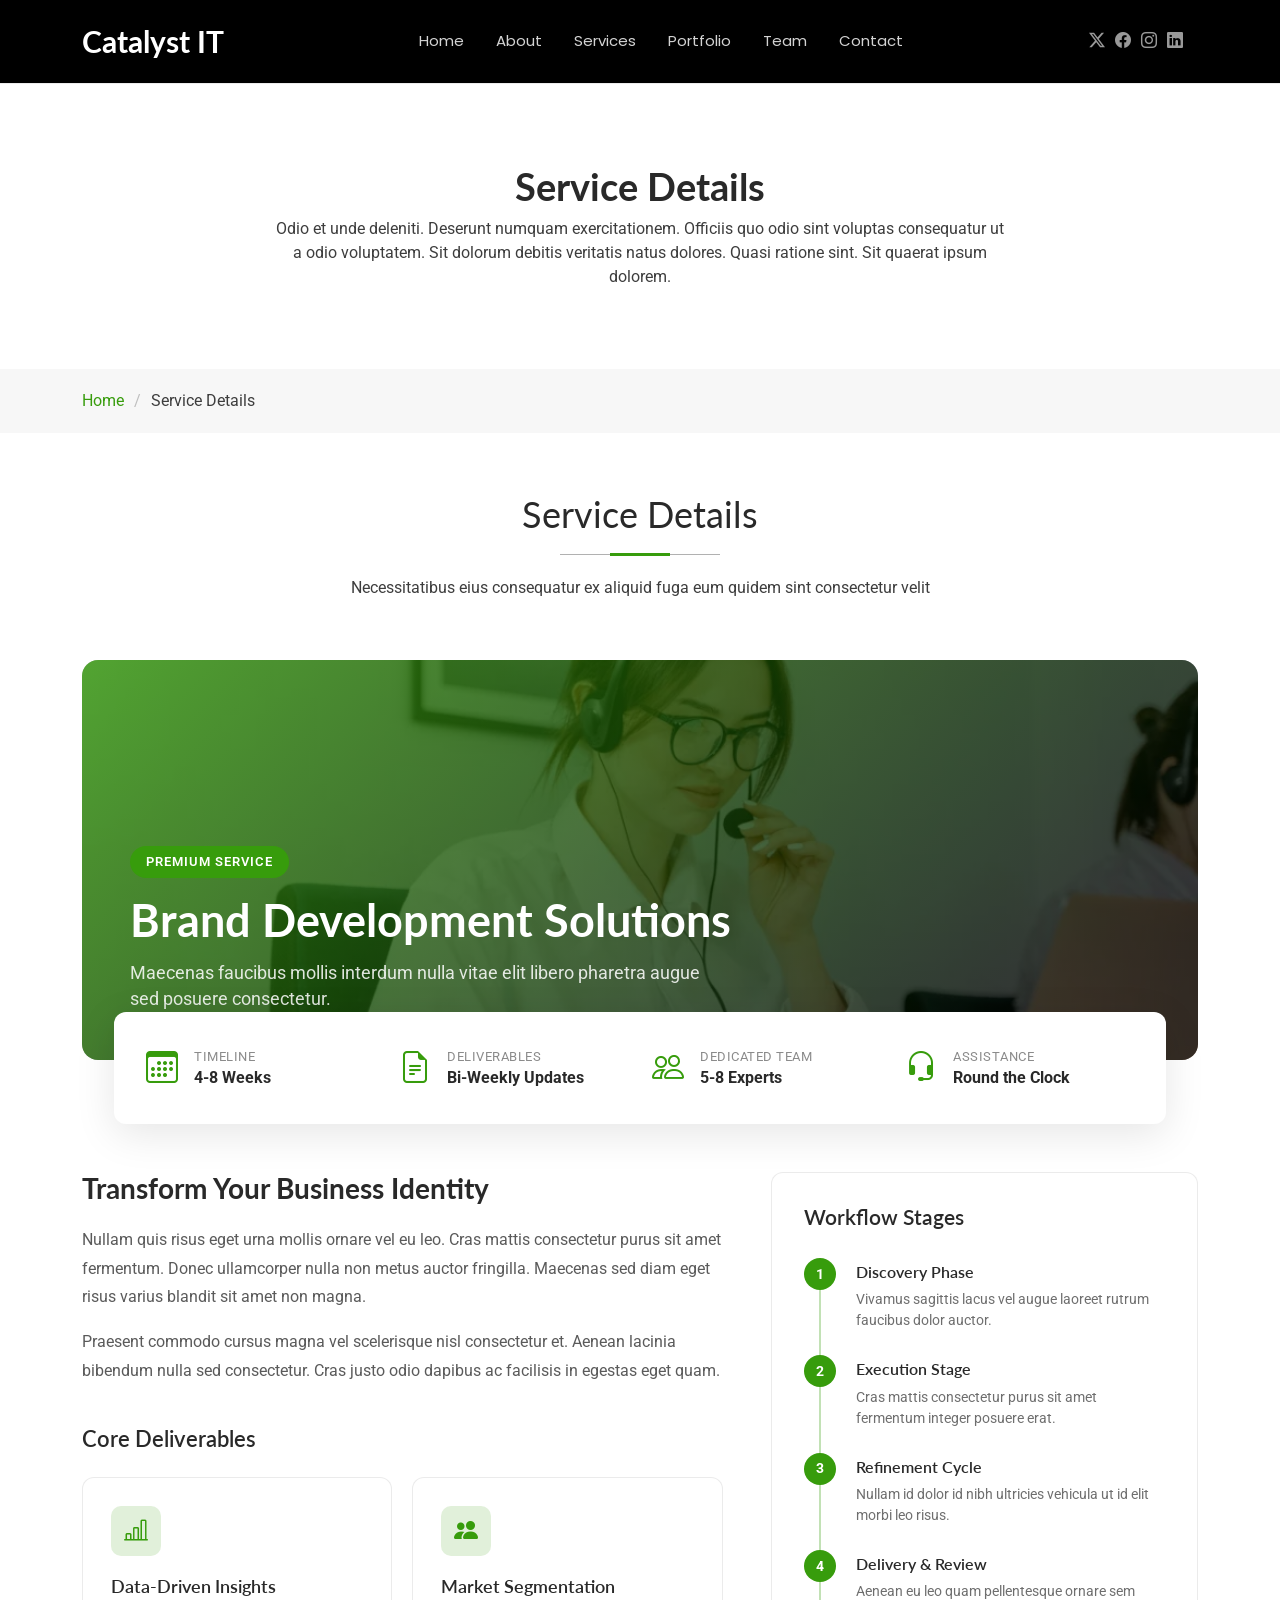
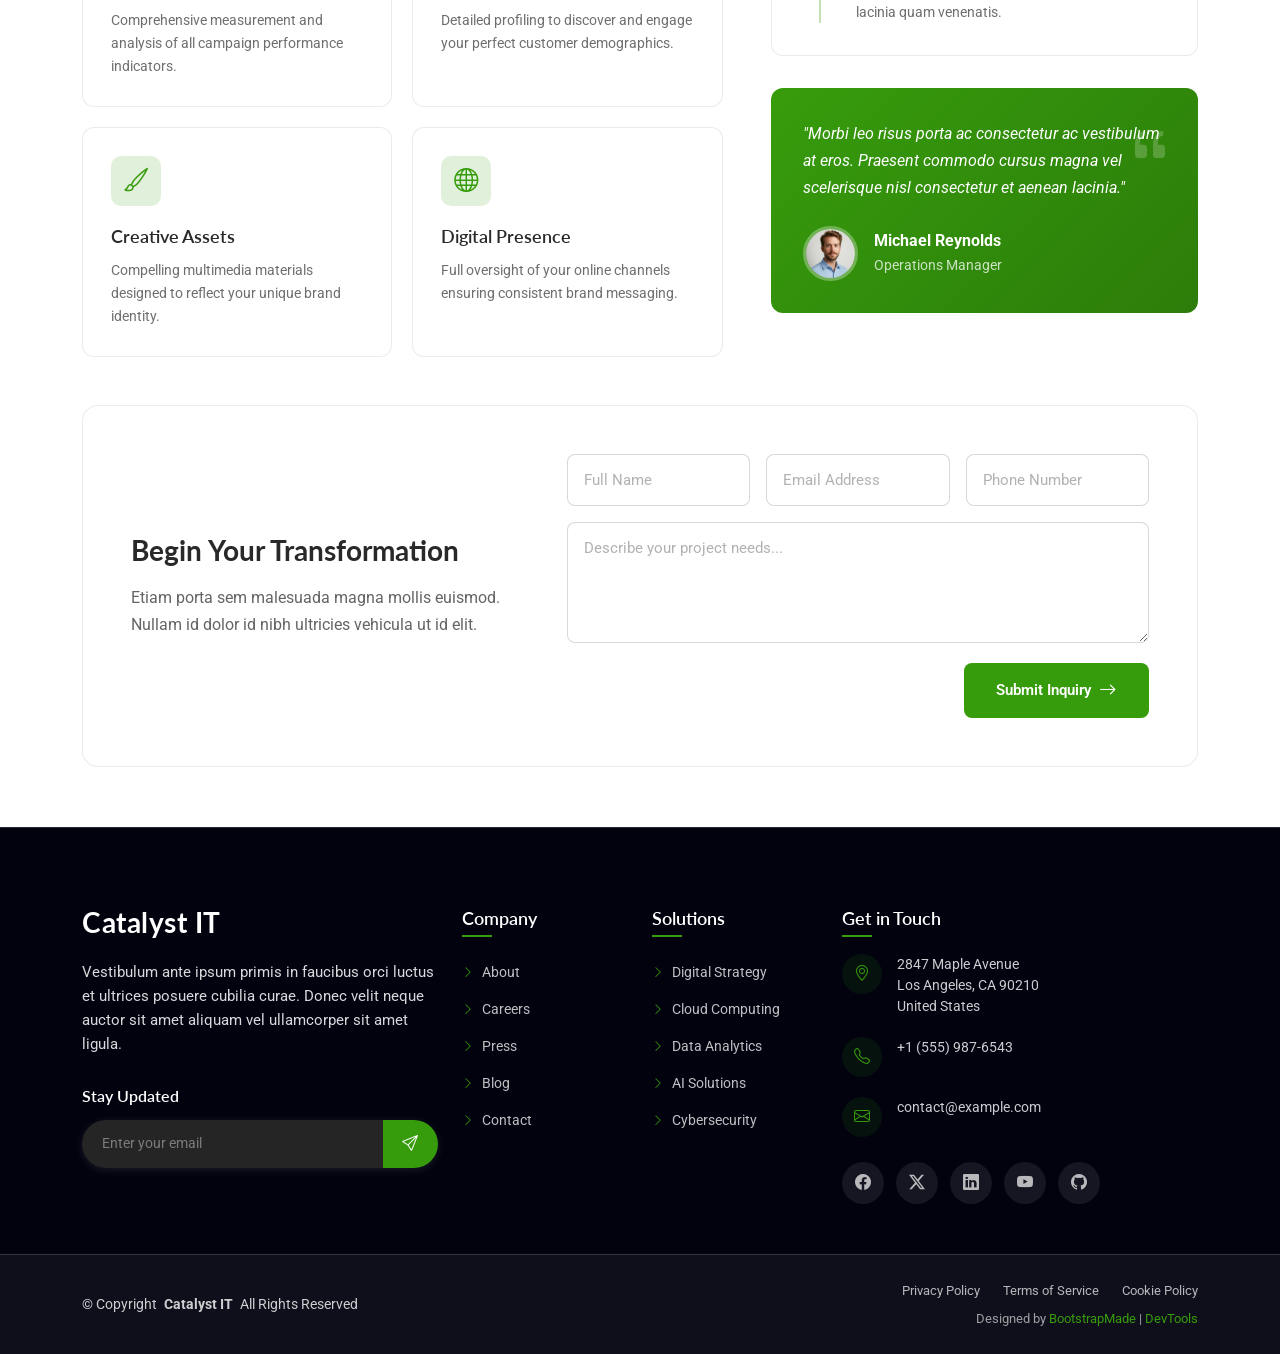
<file: service-details.html>
<!DOCTYPE html>
<html lang="en">

<head>
  <meta charset="utf-8">
  <meta content="width=device-width, initial-scale=1.0" name="viewport">
  <title>Services - Catalyst IT | Software Development</title>
  <meta name="description" content="Explore Catalyst IT software development services including web apps, mobile development, cloud solutions, and enterprise software.">
  <meta name="keywords" content="software development services, web development, mobile apps, cloud solutions, API development, Catalyst IT">

  <!-- Favicons -->
  <link href="assets/img/favicon.png" rel="icon">
  <link href="assets/img/apple-touch-icon.png" rel="apple-touch-icon">

  <!-- Fonts -->
  <link href="https://fonts.googleapis.com" rel="preconnect">
  <link href="https://fonts.gstatic.com" rel="preconnect" crossorigin>
  <link href="https://fonts.googleapis.com/css2?family=Roboto:ital,wght@0,100;0,300;0,400;0,500;0,700;0,900;1,100;1,300;1,400;1,500;1,700;1,900&family=Lato:ital,wght@0,100;0,300;0,400;0,700;0,900;1,100;1,300;1,400;1,700;1,900&family=Poppins:ital,wght@0,100;0,200;0,300;0,400;0,500;0,600;0,700;0,800;0,900;1,100;1,200;1,300;1,400;1,500;1,600;1,700;1,800;1,900&display=swap" rel="stylesheet">

  <!-- Vendor CSS Files -->
  <link href="assets/vendor/bootstrap/css/bootstrap.min.css" rel="stylesheet">
  <link href="assets/vendor/bootstrap-icons/bootstrap-icons.css" rel="stylesheet">
  <link href="assets/vendor/aos/aos.css" rel="stylesheet">
  <link href="assets/vendor/glightbox/css/glightbox.min.css" rel="stylesheet">
  <link href="assets/vendor/swiper/swiper-bundle.min.css" rel="stylesheet">

  <!-- Main CSS File -->
  <link href="assets/css/main.css" rel="stylesheet">

  <!-- =======================================================
  * Template Name: Catalyst IT
  * Template URL: https://bootstrapmade.com/creativo-bootstrap-creative-agency-template/
  * Updated: Mar 23 2026 with Bootstrap v5.3.8
  * Author: BootstrapMade.com
  * License: https://bootstrapmade.com/license/
  ======================================================== -->
</head>

<body class="service-details-page">

  <header id="header" class="header d-flex align-items-center sticky-top">
    <div class="container position-relative d-flex align-items-center justify-content-between">

      <a href="index.html" class="logo d-flex align-items-center me-auto me-xl-0">
        <!-- Uncomment the line below if you also wish to use an image logo -->
        <!-- <img src="assets/img/logo.webp" alt=""> -->
        <h1 class="sitename">Catalyst IT</h1>
      </a>

      <nav id="navmenu" class="navmenu">
        <ul>
          <li><a href="index.html#hero">Home</a></li>
          <li><a href="index.html#about">About</a></li>
          <li><a href="index.html#services">Services</a></li>
          <li><a href="index.html#portfolio">Portfolio</a></li>
          <li><a href="index.html#team">Team</a></li>
          <li><a href="index.html#contact">Contact</a></li>
        </ul>
        <i class="mobile-nav-toggle d-xl-none bi bi-list"></i>
      </nav>

      <div class="header-social-links">
        <a href="#" class="twitter"><i class="bi bi-twitter-x"></i></a>
        <a href="#" class="facebook"><i class="bi bi-facebook"></i></a>
        <a href="#" class="instagram"><i class="bi bi-instagram"></i></a>
        <a href="#" class="linkedin"><i class="bi bi-linkedin"></i></a>
      </div>

    </div>
  </header>

  <main class="main">

    <!-- Page Title -->
    <div class="page-title">
      <div class="heading">
        <div class="container">
          <div class="row d-flex justify-content-center text-center">
            <div class="col-lg-8">
              <h1 class="heading-title">Service Details</h1>
              <p class="mb-0">
                Odio et unde deleniti. Deserunt numquam exercitationem. Officiis quo
                odio sint voluptas consequatur ut a odio voluptatem. Sit dolorum
                debitis veritatis natus dolores. Quasi ratione sint. Sit quaerat
                ipsum dolorem.
              </p>
            </div>
          </div>
        </div>
      </div>
      <nav class="breadcrumbs">
        <div class="container">
          <ol>
            <li><a href="index.html">Home</a></li>
            <li class="current">Service Details</li>
          </ol>
        </div>
      </nav>
    </div><!-- End Page Title -->

    <!-- Service Details Section -->
    <section id="service-details" class="service-details section">

      <!-- Section Title -->
      <div class="container section-title" data-aos="fade-up">
        <h2>Service Details</h2>
        <p>Necessitatibus eius consequatur ex aliquid fuga eum quidem sint consectetur velit</p>
      </div><!-- End Section Title -->

      <div class="container" data-aos="fade-up" data-aos-delay="100">

        <!-- Hero Banner -->
        <div class="service-hero" data-aos="zoom-in" data-aos-delay="150">
          <div class="hero-overlay"></div>
          <img src="assets/img/services/services-7.webp" alt="Brand Development Solutions" class="img-fluid">
          <div class="hero-content">
            <span class="service-badge">Premium Service</span>
            <h2>Brand Development Solutions</h2>
            <p>Maecenas faucibus mollis interdum nulla vitae elit libero pharetra augue sed posuere consectetur.</p>
          </div>
        </div>

        <!-- Quick Facts Strip -->
        <div class="facts-strip" data-aos="fade-up" data-aos-delay="200">
          <div class="fact-box">
            <i class="bi bi-calendar3"></i>
            <div class="fact-info">
              <span class="label">Timeline</span>
              <strong>4-8 Weeks</strong>
            </div>
          </div>
          <div class="fact-box">
            <i class="bi bi-file-earmark-text"></i>
            <div class="fact-info">
              <span class="label">Deliverables</span>
              <strong>Bi-Weekly Updates</strong>
            </div>
          </div>
          <div class="fact-box">
            <i class="bi bi-people"></i>
            <div class="fact-info">
              <span class="label">Dedicated Team</span>
              <strong>5-8 Experts</strong>
            </div>
          </div>
          <div class="fact-box">
            <i class="bi bi-headset"></i>
            <div class="fact-info">
              <span class="label">Assistance</span>
              <strong>Round the Clock</strong>
            </div>
          </div>
        </div>

        <!-- Main Content Grid -->
        <div class="content-grid">

          <!-- Left Column -->
          <div class="main-column">

            <!-- Description Block -->
            <div class="description-block" data-aos="fade-up" data-aos-delay="100">
              <h3>Transform Your Business Identity</h3>
              <p>Nullam quis risus eget urna mollis ornare vel eu leo. Cras mattis consectetur purus sit amet fermentum. Donec ullamcorper nulla non metus auctor fringilla. Maecenas sed diam eget risus varius blandit sit amet non magna.</p>
              <p>Praesent commodo cursus magna vel scelerisque nisl consectetur et. Aenean lacinia bibendum nulla sed consectetur. Cras justo odio dapibus ac facilisis in egestas eget quam.</p>
            </div>

            <!-- Features Cards -->
            <div class="features-grid" data-aos="fade-up" data-aos-delay="150">
              <h4>Core Deliverables</h4>
              <div class="features-wrapper">
                <div class="feature-card">
                  <div class="card-icon">
                    <i class="bi bi-bar-chart-line"></i>
                  </div>
                  <h5>Data-Driven Insights</h5>
                  <p>Comprehensive measurement and analysis of all campaign performance indicators.</p>
                </div>
                <div class="feature-card">
                  <div class="card-icon">
                    <i class="bi bi-people-fill"></i>
                  </div>
                  <h5>Market Segmentation</h5>
                  <p>Detailed profiling to discover and engage your perfect customer demographics.</p>
                </div>
                <div class="feature-card">
                  <div class="card-icon">
                    <i class="bi bi-brush"></i>
                  </div>
                  <h5>Creative Assets</h5>
                  <p>Compelling multimedia materials designed to reflect your unique brand identity.</p>
                </div>
                <div class="feature-card">
                  <div class="card-icon">
                    <i class="bi bi-globe"></i>
                  </div>
                  <h5>Digital Presence</h5>
                  <p>Full oversight of your online channels ensuring consistent brand messaging.</p>
                </div>
              </div>
            </div>

          </div><!-- End Left Column -->

          <!-- Right Column -->
          <div class="side-column">

            <!-- Process Timeline -->
            <div class="process-timeline" data-aos="fade-left" data-aos-delay="200">
              <h4>Workflow Stages</h4>
              <div class="timeline-items">
                <div class="timeline-item">
                  <div class="timeline-marker">
                    <span>1</span>
                  </div>
                  <div class="timeline-content">
                    <h6>Discovery Phase</h6>
                    <p>Vivamus sagittis lacus vel augue laoreet rutrum faucibus dolor auctor.</p>
                  </div>
                </div>
                <div class="timeline-item">
                  <div class="timeline-marker">
                    <span>2</span>
                  </div>
                  <div class="timeline-content">
                    <h6>Execution Stage</h6>
                    <p>Cras mattis consectetur purus sit amet fermentum integer posuere erat.</p>
                  </div>
                </div>
                <div class="timeline-item">
                  <div class="timeline-marker">
                    <span>3</span>
                  </div>
                  <div class="timeline-content">
                    <h6>Refinement Cycle</h6>
                    <p>Nullam id dolor id nibh ultricies vehicula ut id elit morbi leo risus.</p>
                  </div>
                </div>
                <div class="timeline-item">
                  <div class="timeline-marker">
                    <span>4</span>
                  </div>
                  <div class="timeline-content">
                    <h6>Delivery &amp; Review</h6>
                    <p>Aenean eu leo quam pellentesque ornare sem lacinia quam venenatis.</p>
                  </div>
                </div>
              </div>
            </div>

            <!-- Client Feedback -->
            <div class="client-feedback" data-aos="fade-left" data-aos-delay="250">
              <div class="quote-icon">
                <i class="bi bi-quote"></i>
              </div>
              <blockquote>
                "Morbi leo risus porta ac consectetur ac vestibulum at eros. Praesent commodo cursus magna vel scelerisque nisl consectetur et aenean lacinia."
              </blockquote>
              <div class="client-profile">
                <img src="assets/img/person/person-m-7.webp" alt="Michael Reynolds" class="client-avatar">
                <div class="client-details">
                  <strong>Michael Reynolds</strong>
                  <span>Operations Manager</span>
                </div>
              </div>
            </div>

          </div><!-- End Right Column -->

        </div><!-- End Content Grid -->

        <!-- Inquiry Section -->
        <div class="inquiry-section" data-aos="fade-up" data-aos-delay="300">
          <div class="inquiry-content">
            <h3>Begin Your Transformation</h3>
            <p>Etiam porta sem malesuada magna mollis euismod. Nullam id dolor id nibh ultricies vehicula ut id elit.</p>
          </div>
          <div class="inquiry-form-wrapper">
            <form action="forms/get-a-quote.php" method="post" class="php-email-form">
              <div class="form-row">
                <div class="form-group">
                  <input type="text" name="name" class="form-control" placeholder="Full Name" required="" autocomplete="name">
                </div>
                <div class="form-group">
                  <input type="email" name="email" class="form-control" placeholder="Email Address" required="" autocomplete="email">
                </div>
                <div class="form-group">
                  <input type="tel" name="phone" class="form-control" placeholder="Phone Number" autocomplete="tel">
                </div>
                <input type="hidden" name="subject" value="Service Inquiry Request">
                <div class="form-group message-group">
                  <textarea class="form-control" name="message" rows="4" placeholder="Describe your project needs..." required=""></textarea>
                </div>
              </div>
              <div class="form-actions">
                <div class="loading">Loading</div>
                <div class="error-message"></div>
                <div class="sent-message">Your message has been sent. Thank you!</div>
                <button type="submit" class="btn-request">Submit Inquiry <i class="bi bi-arrow-right"></i></button>
              </div>
            </form>
          </div>
        </div>

      </div>

    </section><!-- /Service Details Section -->

  </main>

  <footer id="footer" class="footer dark-background">

    <div class="container">
      <div class="row gy-5">

        <div class="col-lg-4">
          <div class="footer-content">
            <a href="index.html" class="logo d-flex align-items-center mb-4">
              <span class="sitename">Catalyst IT</span>
            </a>
            <p class="mb-4">Vestibulum ante ipsum primis in faucibus orci luctus et ultrices posuere cubilia curae. Donec velit neque auctor sit amet aliquam vel ullamcorper sit amet ligula.</p>

            <div class="newsletter-form">
              <h5>Stay Updated</h5>
              <form action="forms/newsletter.php" method="post" class="php-email-form">
                <div class="input-group">
                  <input type="email" name="email" class="form-control" placeholder="Enter your email" required="">
                  <button type="submit" class="btn-subscribe">
                    <i class="bi bi-send"></i>
                  </button>
                </div>
                <div class="loading">Loading</div>
                <div class="error-message"></div>
                <div class="sent-message">Thank you for subscribing!</div>
              </form>
            </div>
          </div>
        </div>

        <div class="col-lg-2 col-6">
          <div class="footer-links">
            <h4>Company</h4>
            <ul>
              <li><a href="#"><i class="bi bi-chevron-right"></i> About</a></li>
              <li><a href="#"><i class="bi bi-chevron-right"></i> Careers</a></li>
              <li><a href="#"><i class="bi bi-chevron-right"></i> Press</a></li>
              <li><a href="#"><i class="bi bi-chevron-right"></i> Blog</a></li>
              <li><a href="#"><i class="bi bi-chevron-right"></i> Contact</a></li>
            </ul>
          </div>
        </div>

        <div class="col-lg-2 col-6">
          <div class="footer-links">
            <h4>Solutions</h4>
            <ul>
              <li><a href="#"><i class="bi bi-chevron-right"></i> Digital Strategy</a></li>
              <li><a href="#"><i class="bi bi-chevron-right"></i> Cloud Computing</a></li>
              <li><a href="#"><i class="bi bi-chevron-right"></i> Data Analytics</a></li>
              <li><a href="#"><i class="bi bi-chevron-right"></i> AI Solutions</a></li>
              <li><a href="#"><i class="bi bi-chevron-right"></i> Cybersecurity</a></li>
            </ul>
          </div>
        </div>

        <div class="col-lg-4">
          <div class="footer-contact">
            <h4>Get in Touch</h4>
            <div class="contact-item">
              <div class="contact-icon">
                <i class="bi bi-geo-alt"></i>
              </div>
              <div class="contact-info">
                <p>2847 Maple Avenue<br>Los Angeles, CA 90210<br>United States</p>
              </div>
            </div>

            <div class="contact-item">
              <div class="contact-icon">
                <i class="bi bi-telephone"></i>
              </div>
              <div class="contact-info">
                <p>+1 (555) 987-6543</p>
              </div>
            </div>

            <div class="contact-item">
              <div class="contact-icon">
                <i class="bi bi-envelope"></i>
              </div>
              <div class="contact-info">
                <p>contact@example.com</p>
              </div>
            </div>

            <div class="social-links">
              <a href="#"><i class="bi bi-facebook"></i></a>
              <a href="#"><i class="bi bi-twitter-x"></i></a>
              <a href="#"><i class="bi bi-linkedin"></i></a>
              <a href="#"><i class="bi bi-youtube"></i></a>
              <a href="#"><i class="bi bi-github"></i></a>
            </div>
          </div>
        </div>

      </div>
    </div>

    <div class="footer-bottom">
      <div class="container">
        <div class="row align-items-center">
          <div class="col-lg-6">
            <div class="copyright">
              <p>© <span>Copyright</span> <strong class="px-1 sitename">Catalyst IT</strong> <span>All Rights Reserved</span></p>
            </div>
          </div>
          <div class="col-lg-6">
            <div class="footer-bottom-links">
              <a href="#">Privacy Policy</a>
              <a href="#">Terms of Service</a>
              <a href="#">Cookie Policy</a>
            </div>
            <div class="credits">
              <!-- All the links in the footer should remain intact. -->
              <!-- You can delete the links only if you've purchased the pro version. -->
              <!-- Licensing information: https://bootstrapmade.com/license/ -->
              <!-- Purchase the pro version with working PHP/AJAX contact form: [buy-url] -->
              Designed by <a href="https://bootstrapmade.com/">BootstrapMade</a> | <a href="https://bootstrapmade.com/tools/">DevTools</a>
            </div>
          </div>
        </div>
      </div>
    </div>

  </footer>

  <!-- Scroll Top -->
  <a href="#" id="scroll-top" class="scroll-top d-flex align-items-center justify-content-center"><i class="bi bi-arrow-up-short"></i></a>

  <!-- Preloader -->
  <div id="preloader"></div>

  <!-- Vendor JS Files -->
  <script src="assets/vendor/bootstrap/js/bootstrap.bundle.min.js"></script>
  <script src="assets/vendor/php-email-form/validate.js"></script>
  <script src="assets/vendor/aos/aos.js"></script>
  <script src="assets/vendor/purecounter/purecounter_vanilla.js"></script>
  <script src="assets/vendor/imagesloaded/imagesloaded.pkgd.min.js"></script>
  <script src="assets/vendor/isotope-layout/isotope.pkgd.min.js"></script>
  <script src="assets/vendor/glightbox/js/glightbox.min.js"></script>
  <script src="assets/vendor/swiper/swiper-bundle.min.js"></script>

  <!-- Main JS File -->
  <script src="assets/js/main.js"></script>

</body>

</html>
</file>
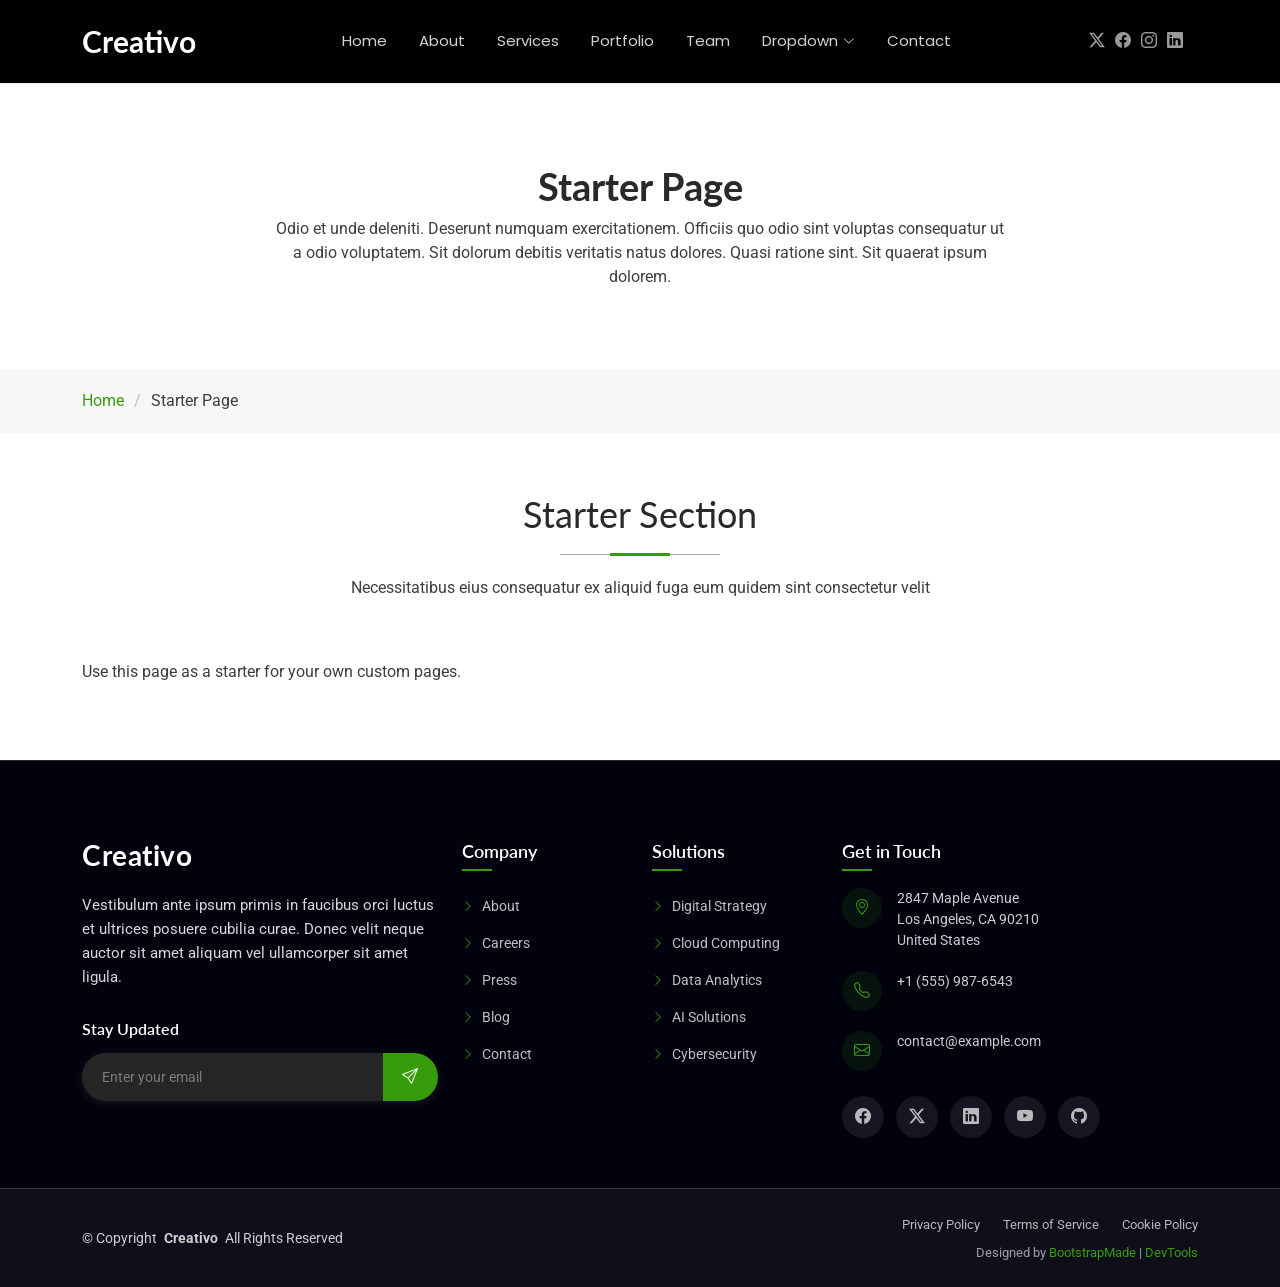
<file: starter-page.html>
<!DOCTYPE html>
<html lang="en">

<head>
  <meta charset="utf-8">
  <meta content="width=device-width, initial-scale=1.0" name="viewport">
  <title>Starter Page - Creativo Bootstrap Template</title>
  <meta name="description" content="">
  <meta name="keywords" content="">

  <!-- Favicons -->
  <link href="assets/img/favicon.png" rel="icon">
  <link href="assets/img/apple-touch-icon.png" rel="apple-touch-icon">

  <!-- Fonts -->
  <link href="https://fonts.googleapis.com" rel="preconnect">
  <link href="https://fonts.gstatic.com" rel="preconnect" crossorigin>
  <link href="https://fonts.googleapis.com/css2?family=Roboto:ital,wght@0,100;0,300;0,400;0,500;0,700;0,900;1,100;1,300;1,400;1,500;1,700;1,900&family=Lato:ital,wght@0,100;0,300;0,400;0,700;0,900;1,100;1,300;1,400;1,700;1,900&family=Poppins:ital,wght@0,100;0,200;0,300;0,400;0,500;0,600;0,700;0,800;0,900;1,100;1,200;1,300;1,400;1,500;1,600;1,700;1,800;1,900&display=swap" rel="stylesheet">

  <!-- Vendor CSS Files -->
  <link href="assets/vendor/bootstrap/css/bootstrap.min.css" rel="stylesheet">
  <link href="assets/vendor/bootstrap-icons/bootstrap-icons.css" rel="stylesheet">
  <link href="assets/vendor/aos/aos.css" rel="stylesheet">
  <link href="assets/vendor/glightbox/css/glightbox.min.css" rel="stylesheet">
  <link href="assets/vendor/swiper/swiper-bundle.min.css" rel="stylesheet">

  <!-- Main CSS File -->
  <link href="assets/css/main.css" rel="stylesheet">

  <!-- =======================================================
  * Template Name: Creativo
  * Template URL: https://bootstrapmade.com/creativo-bootstrap-creative-agency-template/
  * Updated: Mar 23 2026 with Bootstrap v5.3.8
  * Author: BootstrapMade.com
  * License: https://bootstrapmade.com/license/
  ======================================================== -->
</head>

<body class="starter-page-page">

  <header id="header" class="header d-flex align-items-center sticky-top">
    <div class="container position-relative d-flex align-items-center justify-content-between">

      <a href="index.html" class="logo d-flex align-items-center me-auto me-xl-0">
        <!-- Uncomment the line below if you also wish to use an image logo -->
        <!-- <img src="assets/img/logo.webp" alt=""> -->
        <h1 class="sitename">Creativo</h1>
      </a>

      <nav id="navmenu" class="navmenu">
        <ul>
          <li><a href="#hero">Home</a></li>
          <li><a href="#about">About</a></li>
          <li><a href="#services">Services</a></li>
          <li><a href="#portfolio">Portfolio</a></li>
          <li><a href="#team">Team</a></li>
          <li class="dropdown"><a href="#"><span>Dropdown</span> <i class="bi bi-chevron-down toggle-dropdown"></i></a>
            <ul>
              <li><a href="#">Dropdown 1</a></li>
              <li class="dropdown"><a href="#"><span>Deep Dropdown</span> <i class="bi bi-chevron-down toggle-dropdown"></i></a>
                <ul>
                  <li><a href="#">Deep Dropdown 1</a></li>
                  <li><a href="#">Deep Dropdown 2</a></li>
                  <li><a href="#">Deep Dropdown 3</a></li>
                  <li><a href="#">Deep Dropdown 4</a></li>
                  <li><a href="#">Deep Dropdown 5</a></li>
                </ul>
              </li>
              <li><a href="#">Dropdown 2</a></li>
              <li><a href="#">Dropdown 3</a></li>
              <li><a href="#">Dropdown 4</a></li>
            </ul>
          </li>
          <li><a href="#contact">Contact</a></li>
        </ul>
        <i class="mobile-nav-toggle d-xl-none bi bi-list"></i>
      </nav>

      <div class="header-social-links">
        <a href="#" class="twitter"><i class="bi bi-twitter-x"></i></a>
        <a href="#" class="facebook"><i class="bi bi-facebook"></i></a>
        <a href="#" class="instagram"><i class="bi bi-instagram"></i></a>
        <a href="#" class="linkedin"><i class="bi bi-linkedin"></i></a>
      </div>

    </div>
  </header>

  <main class="main">

    <!-- Page Title -->
    <div class="page-title">
      <div class="heading">
        <div class="container">
          <div class="row d-flex justify-content-center text-center">
            <div class="col-lg-8">
              <h1 class="heading-title">Starter Page</h1>
              <p class="mb-0">
                Odio et unde deleniti. Deserunt numquam exercitationem. Officiis quo
                odio sint voluptas consequatur ut a odio voluptatem. Sit dolorum
                debitis veritatis natus dolores. Quasi ratione sint. Sit quaerat
                ipsum dolorem.
              </p>
            </div>
          </div>
        </div>
      </div>
      <nav class="breadcrumbs">
        <div class="container">
          <ol>
            <li><a href="index.html">Home</a></li>
            <li class="current">Starter Page</li>
          </ol>
        </div>
      </nav>
    </div><!-- End Page Title -->

    <!-- Starter Section Section -->
    <section id="starter-section" class="starter-section section">

      <!-- Section Title -->
      <div class="container section-title" data-aos="fade-up">
        <h2>Starter Section</h2>
        <p>Necessitatibus eius consequatur ex aliquid fuga eum quidem sint consectetur velit</p>
      </div><!-- End Section Title -->

      <div class="container" data-aos="fade-up">
        <p>Use this page as a starter for your own custom pages.</p>
      </div>

    </section><!-- /Starter Section Section -->

  </main>

  <footer id="footer" class="footer dark-background">

    <div class="container">
      <div class="row gy-5">

        <div class="col-lg-4">
          <div class="footer-content">
            <a href="index.html" class="logo d-flex align-items-center mb-4">
              <span class="sitename">Creativo</span>
            </a>
            <p class="mb-4">Vestibulum ante ipsum primis in faucibus orci luctus et ultrices posuere cubilia curae. Donec velit neque auctor sit amet aliquam vel ullamcorper sit amet ligula.</p>

            <div class="newsletter-form">
              <h5>Stay Updated</h5>
              <form action="forms/newsletter.php" method="post" class="php-email-form">
                <div class="input-group">
                  <input type="email" name="email" class="form-control" placeholder="Enter your email" required="">
                  <button type="submit" class="btn-subscribe">
                    <i class="bi bi-send"></i>
                  </button>
                </div>
                <div class="loading">Loading</div>
                <div class="error-message"></div>
                <div class="sent-message">Thank you for subscribing!</div>
              </form>
            </div>
          </div>
        </div>

        <div class="col-lg-2 col-6">
          <div class="footer-links">
            <h4>Company</h4>
            <ul>
              <li><a href="#"><i class="bi bi-chevron-right"></i> About</a></li>
              <li><a href="#"><i class="bi bi-chevron-right"></i> Careers</a></li>
              <li><a href="#"><i class="bi bi-chevron-right"></i> Press</a></li>
              <li><a href="#"><i class="bi bi-chevron-right"></i> Blog</a></li>
              <li><a href="#"><i class="bi bi-chevron-right"></i> Contact</a></li>
            </ul>
          </div>
        </div>

        <div class="col-lg-2 col-6">
          <div class="footer-links">
            <h4>Solutions</h4>
            <ul>
              <li><a href="#"><i class="bi bi-chevron-right"></i> Digital Strategy</a></li>
              <li><a href="#"><i class="bi bi-chevron-right"></i> Cloud Computing</a></li>
              <li><a href="#"><i class="bi bi-chevron-right"></i> Data Analytics</a></li>
              <li><a href="#"><i class="bi bi-chevron-right"></i> AI Solutions</a></li>
              <li><a href="#"><i class="bi bi-chevron-right"></i> Cybersecurity</a></li>
            </ul>
          </div>
        </div>

        <div class="col-lg-4">
          <div class="footer-contact">
            <h4>Get in Touch</h4>
            <div class="contact-item">
              <div class="contact-icon">
                <i class="bi bi-geo-alt"></i>
              </div>
              <div class="contact-info">
                <p>2847 Maple Avenue<br>Los Angeles, CA 90210<br>United States</p>
              </div>
            </div>

            <div class="contact-item">
              <div class="contact-icon">
                <i class="bi bi-telephone"></i>
              </div>
              <div class="contact-info">
                <p>+1 (555) 987-6543</p>
              </div>
            </div>

            <div class="contact-item">
              <div class="contact-icon">
                <i class="bi bi-envelope"></i>
              </div>
              <div class="contact-info">
                <p>contact@example.com</p>
              </div>
            </div>

            <div class="social-links">
              <a href="#"><i class="bi bi-facebook"></i></a>
              <a href="#"><i class="bi bi-twitter-x"></i></a>
              <a href="#"><i class="bi bi-linkedin"></i></a>
              <a href="#"><i class="bi bi-youtube"></i></a>
              <a href="#"><i class="bi bi-github"></i></a>
            </div>
          </div>
        </div>

      </div>
    </div>

    <div class="footer-bottom">
      <div class="container">
        <div class="row align-items-center">
          <div class="col-lg-6">
            <div class="copyright">
              <p>© <span>Copyright</span> <strong class="px-1 sitename">Creativo</strong> <span>All Rights Reserved</span></p>
            </div>
          </div>
          <div class="col-lg-6">
            <div class="footer-bottom-links">
              <a href="#">Privacy Policy</a>
              <a href="#">Terms of Service</a>
              <a href="#">Cookie Policy</a>
            </div>
            <div class="credits">
              <!-- All the links in the footer should remain intact. -->
              <!-- You can delete the links only if you've purchased the pro version. -->
              <!-- Licensing information: https://bootstrapmade.com/license/ -->
              <!-- Purchase the pro version with working PHP/AJAX contact form: [buy-url] -->
              Designed by <a href="https://bootstrapmade.com/">BootstrapMade</a> | <a href="https://bootstrapmade.com/tools/">DevTools</a>
            </div>
          </div>
        </div>
      </div>
    </div>

  </footer>

  <!-- Scroll Top -->
  <a href="#" id="scroll-top" class="scroll-top d-flex align-items-center justify-content-center"><i class="bi bi-arrow-up-short"></i></a>

  <!-- Preloader -->
  <div id="preloader"></div>

  <!-- Vendor JS Files -->
  <script src="assets/vendor/bootstrap/js/bootstrap.bundle.min.js"></script>
  <script src="assets/vendor/php-email-form/validate.js"></script>
  <script src="assets/vendor/aos/aos.js"></script>
  <script src="assets/vendor/purecounter/purecounter_vanilla.js"></script>
  <script src="assets/vendor/imagesloaded/imagesloaded.pkgd.min.js"></script>
  <script src="assets/vendor/isotope-layout/isotope.pkgd.min.js"></script>
  <script src="assets/vendor/glightbox/js/glightbox.min.js"></script>
  <script src="assets/vendor/swiper/swiper-bundle.min.js"></script>

  <!-- Main JS File -->
  <script src="assets/js/main.js"></script>

</body>

</html>
</file>
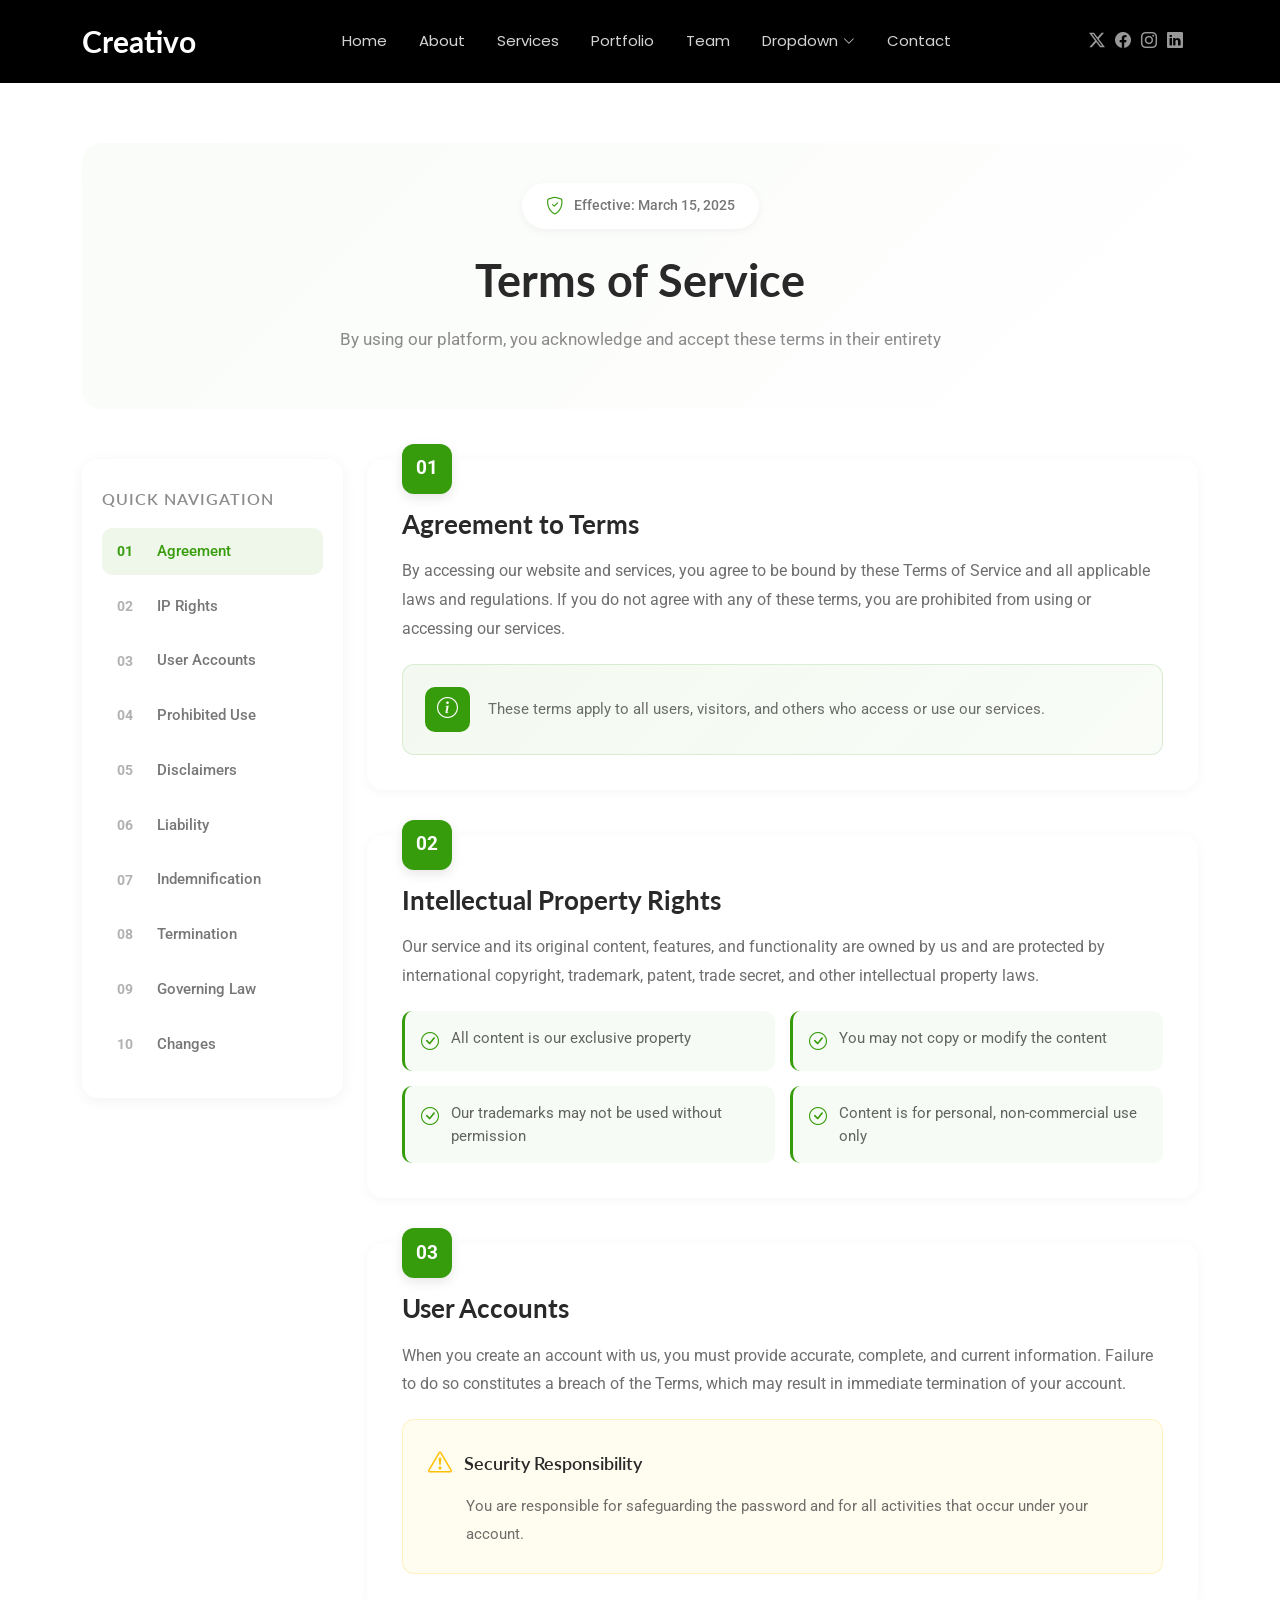
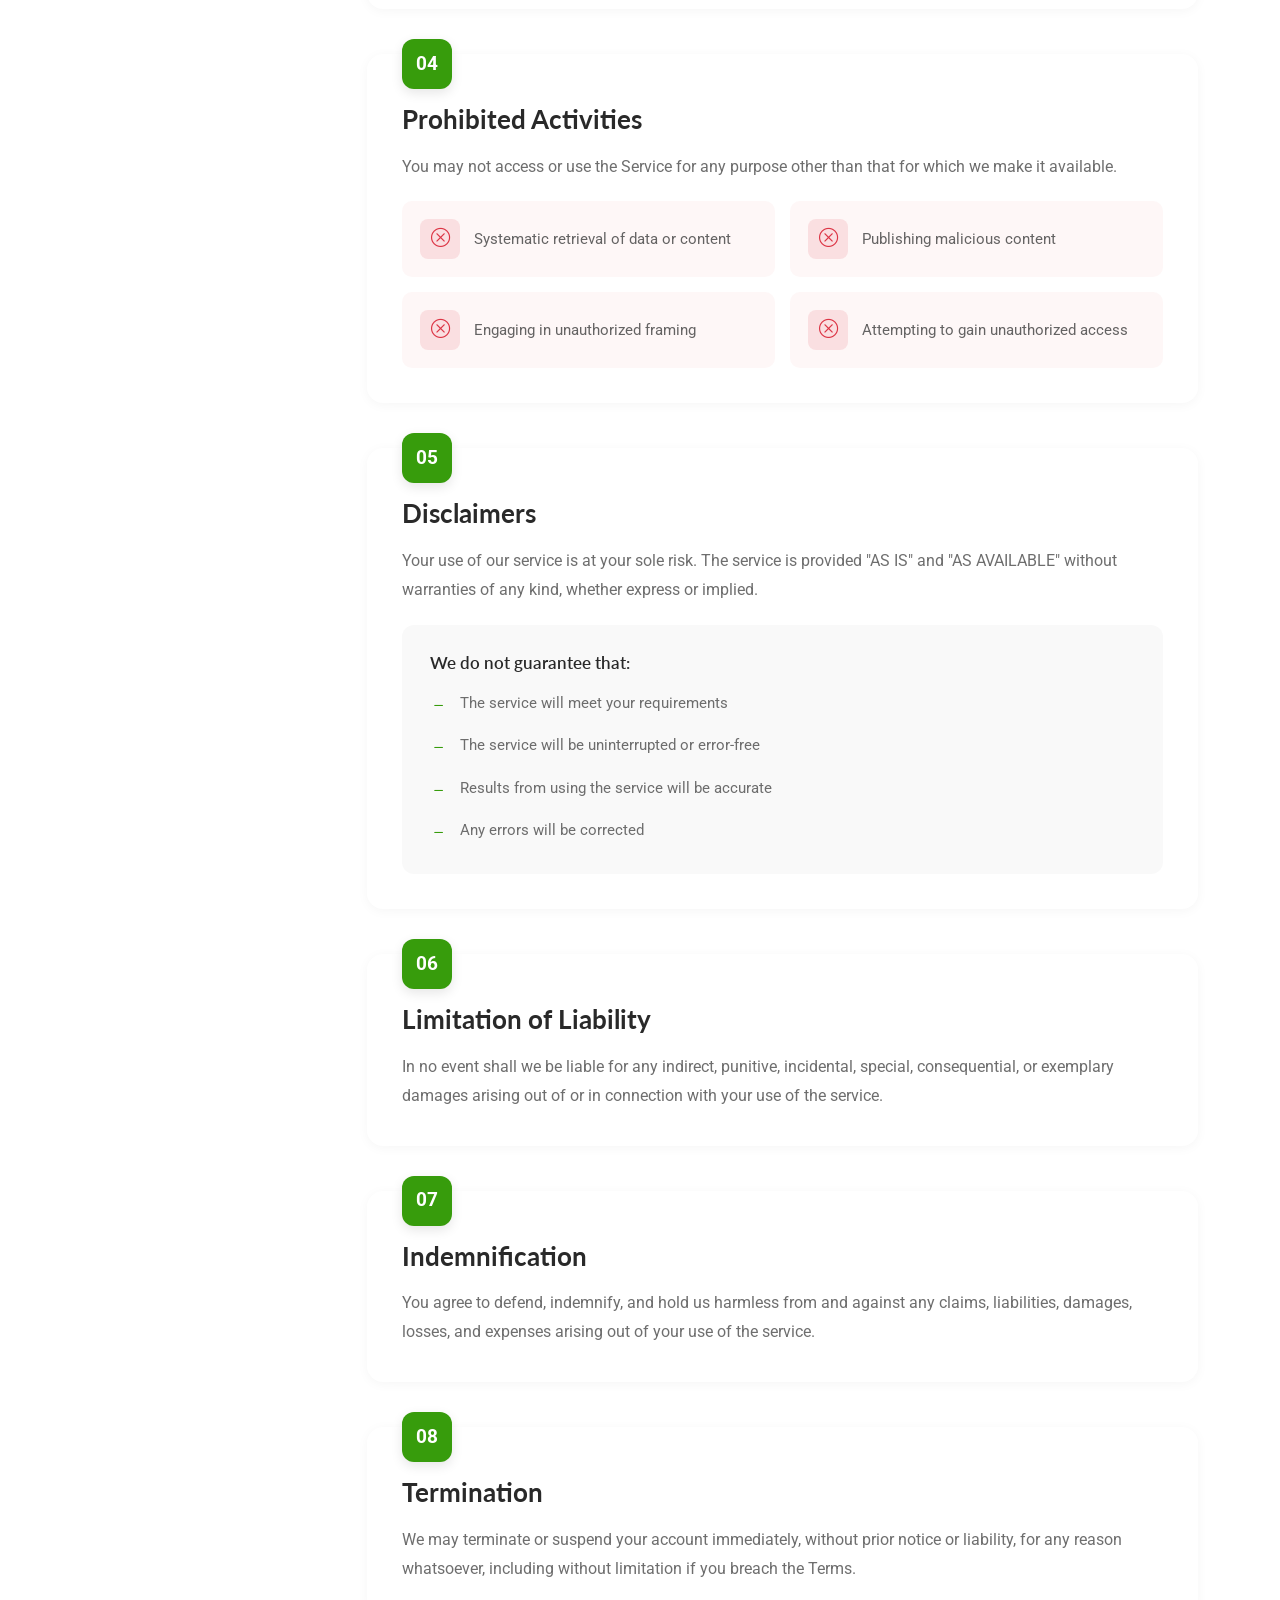
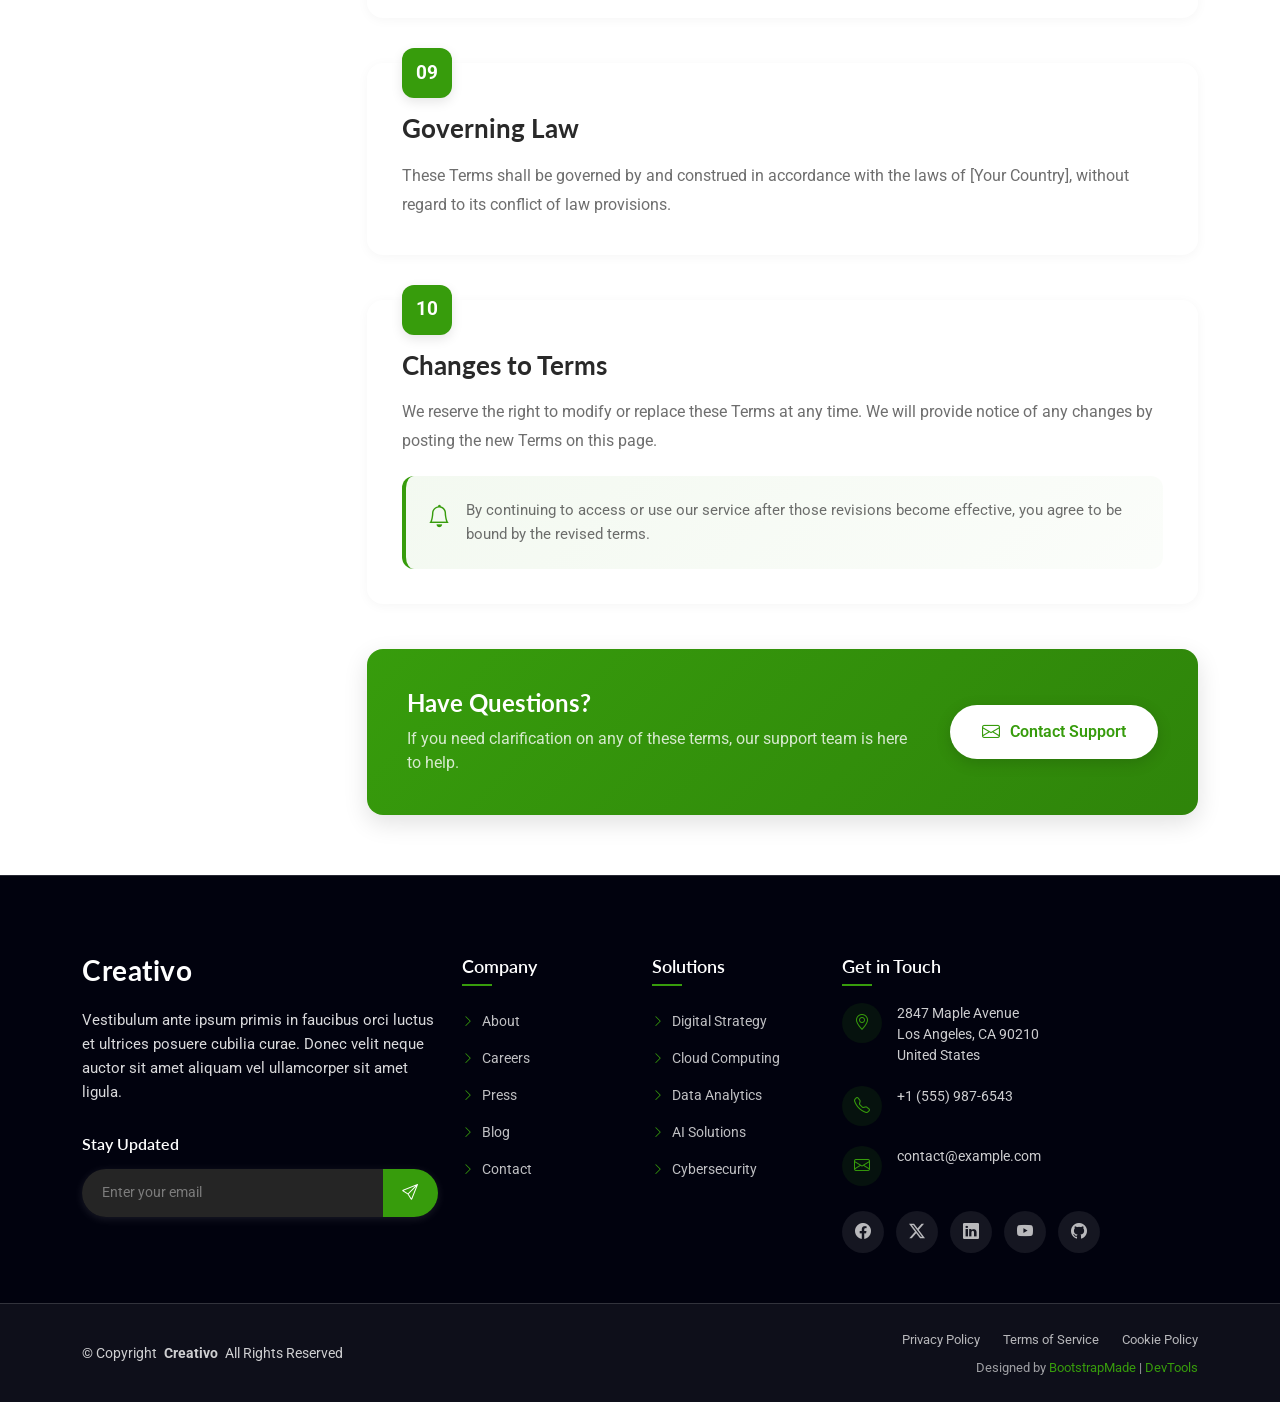
<file: terms.html>
<!DOCTYPE html>
<html lang="en">

<head>
  <meta charset="utf-8">
  <meta content="width=device-width, initial-scale=1.0" name="viewport">
  <title>Terms - Creativo Bootstrap Template</title>
  <meta name="description" content="">
  <meta name="keywords" content="">

  <!-- Favicons -->
  <link href="assets/img/favicon.png" rel="icon">
  <link href="assets/img/apple-touch-icon.png" rel="apple-touch-icon">

  <!-- Fonts -->
  <link href="https://fonts.googleapis.com" rel="preconnect">
  <link href="https://fonts.gstatic.com" rel="preconnect" crossorigin>
  <link href="https://fonts.googleapis.com/css2?family=Roboto:ital,wght@0,100;0,300;0,400;0,500;0,700;0,900;1,100;1,300;1,400;1,500;1,700;1,900&family=Lato:ital,wght@0,100;0,300;0,400;0,700;0,900;1,100;1,300;1,400;1,700;1,900&family=Poppins:ital,wght@0,100;0,200;0,300;0,400;0,500;0,600;0,700;0,800;0,900;1,100;1,200;1,300;1,400;1,500;1,600;1,700;1,800;1,900&display=swap" rel="stylesheet">

  <!-- Vendor CSS Files -->
  <link href="assets/vendor/bootstrap/css/bootstrap.min.css" rel="stylesheet">
  <link href="assets/vendor/bootstrap-icons/bootstrap-icons.css" rel="stylesheet">
  <link href="assets/vendor/aos/aos.css" rel="stylesheet">
  <link href="assets/vendor/glightbox/css/glightbox.min.css" rel="stylesheet">
  <link href="assets/vendor/swiper/swiper-bundle.min.css" rel="stylesheet">

  <!-- Main CSS File -->
  <link href="assets/css/main.css" rel="stylesheet">

  <!-- =======================================================
  * Template Name: Creativo
  * Template URL: https://bootstrapmade.com/creativo-bootstrap-creative-agency-template/
  * Updated: Mar 23 2026 with Bootstrap v5.3.8
  * Author: BootstrapMade.com
  * License: https://bootstrapmade.com/license/
  ======================================================== -->
</head>

<body class="terms-page">

  <header id="header" class="header d-flex align-items-center sticky-top">
    <div class="container position-relative d-flex align-items-center justify-content-between">

      <a href="index.html" class="logo d-flex align-items-center me-auto me-xl-0">
        <!-- Uncomment the line below if you also wish to use an image logo -->
        <!-- <img src="assets/img/logo.webp" alt=""> -->
        <h1 class="sitename">Creativo</h1>
      </a>

      <nav id="navmenu" class="navmenu">
        <ul>
          <li><a href="#hero">Home</a></li>
          <li><a href="#about">About</a></li>
          <li><a href="#services">Services</a></li>
          <li><a href="#portfolio">Portfolio</a></li>
          <li><a href="#team">Team</a></li>
          <li class="dropdown"><a href="#"><span>Dropdown</span> <i class="bi bi-chevron-down toggle-dropdown"></i></a>
            <ul>
              <li><a href="#">Dropdown 1</a></li>
              <li class="dropdown"><a href="#"><span>Deep Dropdown</span> <i class="bi bi-chevron-down toggle-dropdown"></i></a>
                <ul>
                  <li><a href="#">Deep Dropdown 1</a></li>
                  <li><a href="#">Deep Dropdown 2</a></li>
                  <li><a href="#">Deep Dropdown 3</a></li>
                  <li><a href="#">Deep Dropdown 4</a></li>
                  <li><a href="#">Deep Dropdown 5</a></li>
                </ul>
              </li>
              <li><a href="#">Dropdown 2</a></li>
              <li><a href="#">Dropdown 3</a></li>
              <li><a href="#">Dropdown 4</a></li>
            </ul>
          </li>
          <li><a href="#contact">Contact</a></li>
        </ul>
        <i class="mobile-nav-toggle d-xl-none bi bi-list"></i>
      </nav>

      <div class="header-social-links">
        <a href="#" class="twitter"><i class="bi bi-twitter-x"></i></a>
        <a href="#" class="facebook"><i class="bi bi-facebook"></i></a>
        <a href="#" class="instagram"><i class="bi bi-instagram"></i></a>
        <a href="#" class="linkedin"><i class="bi bi-linkedin"></i></a>
      </div>

    </div>
  </header>

  <main class="main">

    <!-- Terms Of Service Section -->
    <section id="terms-of-service" class="terms-of-service section">

      <div class="container" data-aos="fade-up">
        <!-- Page Header -->
        <div class="tos-header" data-aos="fade-up">
          <div class="header-content">
            <div class="badge-wrapper">
              <i class="bi bi-shield-check"></i>
              <span class="last-updated">Effective: March 15, 2025</span>
            </div>
            <h2>Terms of Service</h2>
            <p>By using our platform, you acknowledge and accept these terms in their entirety</p>
          </div>
        </div>

        <div class="row">
          <!-- Sidebar Navigation -->
          <div class="col-lg-3" data-aos="fade-right" data-aos-delay="100">
            <div class="tos-sidebar">
              <h5>Quick Navigation</h5>
              <nav class="terms-nav">
                <a href="#agreement" class="nav-item active">
                  <span class="number">01</span>
                  <span class="text">Agreement</span>
                </a>
                <a href="#intellectual-property" class="nav-item">
                  <span class="number">02</span>
                  <span class="text">IP Rights</span>
                </a>
                <a href="#user-accounts" class="nav-item">
                  <span class="number">03</span>
                  <span class="text">User Accounts</span>
                </a>
                <a href="#prohibited" class="nav-item">
                  <span class="number">04</span>
                  <span class="text">Prohibited Use</span>
                </a>
                <a href="#disclaimer" class="nav-item">
                  <span class="number">05</span>
                  <span class="text">Disclaimers</span>
                </a>
                <a href="#limitation" class="nav-item">
                  <span class="number">06</span>
                  <span class="text">Liability</span>
                </a>
                <a href="#indemnification" class="nav-item">
                  <span class="number">07</span>
                  <span class="text">Indemnification</span>
                </a>
                <a href="#termination" class="nav-item">
                  <span class="number">08</span>
                  <span class="text">Termination</span>
                </a>
                <a href="#governing-law" class="nav-item">
                  <span class="number">09</span>
                  <span class="text">Governing Law</span>
                </a>
                <a href="#changes" class="nav-item">
                  <span class="number">10</span>
                  <span class="text">Changes</span>
                </a>
              </nav>
            </div>
          </div>

          <!-- Main Content -->
          <div class="col-lg-9" data-aos="fade-left" data-aos-delay="100">
            <div class="tos-content">
              <!-- Agreement Section -->
              <div id="agreement" class="content-section">
                <div class="section-number">01</div>
                <h3>Agreement to Terms</h3>
                <p>By accessing our website and services, you agree to be bound by these Terms of Service and all applicable laws and regulations. If you do not agree with any of these terms, you are prohibited from using or accessing our services.</p>
                <div class="highlight-card">
                  <div class="card-icon">
                    <i class="bi bi-info-circle"></i>
                  </div>
                  <div class="card-text">
                    <p>These terms apply to all users, visitors, and others who access or use our services.</p>
                  </div>
                </div>
              </div>

              <!-- Intellectual Property -->
              <div id="intellectual-property" class="content-section">
                <div class="section-number">02</div>
                <h3>Intellectual Property Rights</h3>
                <p>Our service and its original content, features, and functionality are owned by us and are protected by international copyright, trademark, patent, trade secret, and other intellectual property laws.</p>
                <div class="list-grid">
                  <div class="list-card">
                    <i class="bi bi-check-circle"></i>
                    <span>All content is our exclusive property</span>
                  </div>
                  <div class="list-card">
                    <i class="bi bi-check-circle"></i>
                    <span>You may not copy or modify the content</span>
                  </div>
                  <div class="list-card">
                    <i class="bi bi-check-circle"></i>
                    <span>Our trademarks may not be used without permission</span>
                  </div>
                  <div class="list-card">
                    <i class="bi bi-check-circle"></i>
                    <span>Content is for personal, non-commercial use only</span>
                  </div>
                </div>
              </div>

              <!-- User Accounts -->
              <div id="user-accounts" class="content-section">
                <div class="section-number">03</div>
                <h3>User Accounts</h3>
                <p>When you create an account with us, you must provide accurate, complete, and current information. Failure to do so constitutes a breach of the Terms, which may result in immediate termination of your account.</p>
                <div class="warning-card">
                  <div class="warning-header">
                    <i class="bi bi-exclamation-triangle"></i>
                    <h5>Security Responsibility</h5>
                  </div>
                  <p>You are responsible for safeguarding the password and for all activities that occur under your account.</p>
                </div>
              </div>

              <!-- Prohibited Activities -->
              <div id="prohibited" class="content-section">
                <div class="section-number">04</div>
                <h3>Prohibited Activities</h3>
                <p>You may not access or use the Service for any purpose other than that for which we make it available.</p>
                <div class="prohibited-grid">
                  <div class="prohibited-card">
                    <div class="prohibited-icon">
                      <i class="bi bi-x-circle"></i>
                    </div>
                    <p>Systematic retrieval of data or content</p>
                  </div>
                  <div class="prohibited-card">
                    <div class="prohibited-icon">
                      <i class="bi bi-x-circle"></i>
                    </div>
                    <p>Publishing malicious content</p>
                  </div>
                  <div class="prohibited-card">
                    <div class="prohibited-icon">
                      <i class="bi bi-x-circle"></i>
                    </div>
                    <p>Engaging in unauthorized framing</p>
                  </div>
                  <div class="prohibited-card">
                    <div class="prohibited-icon">
                      <i class="bi bi-x-circle"></i>
                    </div>
                    <p>Attempting to gain unauthorized access</p>
                  </div>
                </div>
              </div>

              <!-- Disclaimers -->
              <div id="disclaimer" class="content-section">
                <div class="section-number">05</div>
                <h3>Disclaimers</h3>
                <p>Your use of our service is at your sole risk. The service is provided "AS IS" and "AS AVAILABLE" without warranties of any kind, whether express or implied.</p>
                <div class="disclaimer-card">
                  <h6>We do not guarantee that:</h6>
                  <ul class="disclaimer-list">
                    <li>
                      <i class="bi bi-dash"></i>
                      <span>The service will meet your requirements</span>
                    </li>
                    <li>
                      <i class="bi bi-dash"></i>
                      <span>The service will be uninterrupted or error-free</span>
                    </li>
                    <li>
                      <i class="bi bi-dash"></i>
                      <span>Results from using the service will be accurate</span>
                    </li>
                    <li>
                      <i class="bi bi-dash"></i>
                      <span>Any errors will be corrected</span>
                    </li>
                  </ul>
                </div>
              </div>

              <!-- Limitation of Liability -->
              <div id="limitation" class="content-section">
                <div class="section-number">06</div>
                <h3>Limitation of Liability</h3>
                <p>In no event shall we be liable for any indirect, punitive, incidental, special, consequential, or exemplary damages arising out of or in connection with your use of the service.</p>
              </div>

              <!-- Indemnification -->
              <div id="indemnification" class="content-section">
                <div class="section-number">07</div>
                <h3>Indemnification</h3>
                <p>You agree to defend, indemnify, and hold us harmless from and against any claims, liabilities, damages, losses, and expenses arising out of your use of the service.</p>
              </div>

              <!-- Termination -->
              <div id="termination" class="content-section">
                <div class="section-number">08</div>
                <h3>Termination</h3>
                <p>We may terminate or suspend your account immediately, without prior notice or liability, for any reason whatsoever, including without limitation if you breach the Terms.</p>
              </div>

              <!-- Governing Law -->
              <div id="governing-law" class="content-section">
                <div class="section-number">09</div>
                <h3>Governing Law</h3>
                <p>These Terms shall be governed by and construed in accordance with the laws of [Your Country], without regard to its conflict of law provisions.</p>
              </div>

              <!-- Changes -->
              <div id="changes" class="content-section">
                <div class="section-number">10</div>
                <h3>Changes to Terms</h3>
                <p>We reserve the right to modify or replace these Terms at any time. We will provide notice of any changes by posting the new Terms on this page.</p>
                <div class="notice-card">
                  <i class="bi bi-bell"></i>
                  <p>By continuing to access or use our service after those revisions become effective, you agree to be bound by the revised terms.</p>
                </div>
              </div>

              <!-- Contact Section -->
              <div class="tos-contact" data-aos="fade-up" data-aos-delay="200">
                <div class="contact-wrapper">
                  <div class="contact-info">
                    <h4>Have Questions?</h4>
                    <p>If you need clarification on any of these terms, our support team is here to help.</p>
                  </div>
                  <a href="#" class="contact-btn">
                    <i class="bi bi-envelope"></i>
                    <span>Contact Support</span>
                  </a>
                </div>
              </div>

            </div>
          </div>

        </div>
      </div>

    </section><!-- /Terms Of Service Section -->

  </main>

  <footer id="footer" class="footer dark-background">

    <div class="container">
      <div class="row gy-5">

        <div class="col-lg-4">
          <div class="footer-content">
            <a href="index.html" class="logo d-flex align-items-center mb-4">
              <span class="sitename">Creativo</span>
            </a>
            <p class="mb-4">Vestibulum ante ipsum primis in faucibus orci luctus et ultrices posuere cubilia curae. Donec velit neque auctor sit amet aliquam vel ullamcorper sit amet ligula.</p>

            <div class="newsletter-form">
              <h5>Stay Updated</h5>
              <form action="forms/newsletter.php" method="post" class="php-email-form">
                <div class="input-group">
                  <input type="email" name="email" class="form-control" placeholder="Enter your email" required="">
                  <button type="submit" class="btn-subscribe">
                    <i class="bi bi-send"></i>
                  </button>
                </div>
                <div class="loading">Loading</div>
                <div class="error-message"></div>
                <div class="sent-message">Thank you for subscribing!</div>
              </form>
            </div>
          </div>
        </div>

        <div class="col-lg-2 col-6">
          <div class="footer-links">
            <h4>Company</h4>
            <ul>
              <li><a href="#"><i class="bi bi-chevron-right"></i> About</a></li>
              <li><a href="#"><i class="bi bi-chevron-right"></i> Careers</a></li>
              <li><a href="#"><i class="bi bi-chevron-right"></i> Press</a></li>
              <li><a href="#"><i class="bi bi-chevron-right"></i> Blog</a></li>
              <li><a href="#"><i class="bi bi-chevron-right"></i> Contact</a></li>
            </ul>
          </div>
        </div>

        <div class="col-lg-2 col-6">
          <div class="footer-links">
            <h4>Solutions</h4>
            <ul>
              <li><a href="#"><i class="bi bi-chevron-right"></i> Digital Strategy</a></li>
              <li><a href="#"><i class="bi bi-chevron-right"></i> Cloud Computing</a></li>
              <li><a href="#"><i class="bi bi-chevron-right"></i> Data Analytics</a></li>
              <li><a href="#"><i class="bi bi-chevron-right"></i> AI Solutions</a></li>
              <li><a href="#"><i class="bi bi-chevron-right"></i> Cybersecurity</a></li>
            </ul>
          </div>
        </div>

        <div class="col-lg-4">
          <div class="footer-contact">
            <h4>Get in Touch</h4>
            <div class="contact-item">
              <div class="contact-icon">
                <i class="bi bi-geo-alt"></i>
              </div>
              <div class="contact-info">
                <p>2847 Maple Avenue<br>Los Angeles, CA 90210<br>United States</p>
              </div>
            </div>

            <div class="contact-item">
              <div class="contact-icon">
                <i class="bi bi-telephone"></i>
              </div>
              <div class="contact-info">
                <p>+1 (555) 987-6543</p>
              </div>
            </div>

            <div class="contact-item">
              <div class="contact-icon">
                <i class="bi bi-envelope"></i>
              </div>
              <div class="contact-info">
                <p>contact@example.com</p>
              </div>
            </div>

            <div class="social-links">
              <a href="#"><i class="bi bi-facebook"></i></a>
              <a href="#"><i class="bi bi-twitter-x"></i></a>
              <a href="#"><i class="bi bi-linkedin"></i></a>
              <a href="#"><i class="bi bi-youtube"></i></a>
              <a href="#"><i class="bi bi-github"></i></a>
            </div>
          </div>
        </div>

      </div>
    </div>

    <div class="footer-bottom">
      <div class="container">
        <div class="row align-items-center">
          <div class="col-lg-6">
            <div class="copyright">
              <p>© <span>Copyright</span> <strong class="px-1 sitename">Creativo</strong> <span>All Rights Reserved</span></p>
            </div>
          </div>
          <div class="col-lg-6">
            <div class="footer-bottom-links">
              <a href="#">Privacy Policy</a>
              <a href="#">Terms of Service</a>
              <a href="#">Cookie Policy</a>
            </div>
            <div class="credits">
              <!-- All the links in the footer should remain intact. -->
              <!-- You can delete the links only if you've purchased the pro version. -->
              <!-- Licensing information: https://bootstrapmade.com/license/ -->
              <!-- Purchase the pro version with working PHP/AJAX contact form: [buy-url] -->
              Designed by <a href="https://bootstrapmade.com/">BootstrapMade</a> | <a href="https://bootstrapmade.com/tools/">DevTools</a>
            </div>
          </div>
        </div>
      </div>
    </div>

  </footer>

  <!-- Scroll Top -->
  <a href="#" id="scroll-top" class="scroll-top d-flex align-items-center justify-content-center"><i class="bi bi-arrow-up-short"></i></a>

  <!-- Preloader -->
  <div id="preloader"></div>

  <!-- Vendor JS Files -->
  <script src="assets/vendor/bootstrap/js/bootstrap.bundle.min.js"></script>
  <script src="assets/vendor/php-email-form/validate.js"></script>
  <script src="assets/vendor/aos/aos.js"></script>
  <script src="assets/vendor/purecounter/purecounter_vanilla.js"></script>
  <script src="assets/vendor/imagesloaded/imagesloaded.pkgd.min.js"></script>
  <script src="assets/vendor/isotope-layout/isotope.pkgd.min.js"></script>
  <script src="assets/vendor/glightbox/js/glightbox.min.js"></script>
  <script src="assets/vendor/swiper/swiper-bundle.min.js"></script>

  <!-- Main JS File -->
  <script src="assets/js/main.js"></script>

</body>

</html>
</file>
<file: assets/css/main.css>
/**
* Template Name: Creativo
* Template URL: https://bootstrapmade.com/creativo-bootstrap-creative-agency-template/
* Updated: Mar 23 2026 with Bootstrap v5.3.8
* Author: BootstrapMade.com
* License: https://bootstrapmade.com/license/
*/

/*--------------------------------------------------------------
# Font & Color Variables
# Help: https://bootstrapmade.com/color-system/
--------------------------------------------------------------*/
/* Fonts */
:root {
  --default-font: "Roboto",  system-ui, -apple-system, "Segoe UI", Roboto, "Helvetica Neue", Arial, "Noto Sans", "Liberation Sans", sans-serif, "Apple Color Emoji", "Segoe UI Emoji", "Segoe UI Symbol", "Noto Color Emoji";
  --heading-font: "Lato",  sans-serif;
  --nav-font: "Poppins",  sans-serif;
}

/* Global Colors - The following color variables are used throughout the website. Updating them here will change the color scheme of the entire website */
:root { 
  --background-color: #ffffff; /* Background color for the entire website, including individual sections */
  --default-color: #3d3d3d; /* Default color used for the majority of the text content across the entire website */
  --heading-color: #292929; /* Color for headings, subheadings and title throughout the website */
  --accent-color: #379c0c; /* Accent color that represents your brand on the website. It's used for buttons, links, and other elements that need to stand out */
  --surface-color: #ffffff; /* The surface color is used as a background of boxed elements within sections, such as cards, icon boxes, or other elements that require a visual separation from the global background. */
  --contrast-color: #ffffff; /* Contrast color for text, ensuring readability against backgrounds of accent, heading, or default colors. */
}

/* Nav Menu Colors - The following color variables are used specifically for the navigation menu. They are separate from the global colors to allow for more customization options */
:root {
  --nav-color: #d3d3d3;  /* The default color of the main navmenu links */
  --nav-hover-color: #ffffff; /* Applied to main navmenu links when they are hovered over or active */
  --nav-mobile-background-color: #ffffff; /* Used as the background color for mobile navigation menu */
  --nav-dropdown-background-color: #ffffff; /* Used as the background color for dropdown items that appear when hovering over primary navigation items */
  --nav-dropdown-color: #3d3d3d; /* Used for navigation links of the dropdown items in the navigation menu. */
  --nav-dropdown-hover-color: #379c0c; /* Similar to --nav-hover-color, this color is applied to dropdown navigation links when they are hovered over. */
}

/* Color Presets - These classes override global colors when applied to any section or element, providing reuse of the sam color scheme. */

.light-background {
  --background-color: #f8f8f8;
  --surface-color: #ffffff;
}

.dark-background {
  --background-color: #01020e;
  --default-color: #ffffff;
  --heading-color: #ffffff;
  --surface-color: #252525;
  --contrast-color: #ffffff;
}

/* Smooth scroll */
:root {
  scroll-behavior: smooth;
}

/*--------------------------------------------------------------
# General Styling & Shared Classes
--------------------------------------------------------------*/
body {
  color: var(--default-color);
  background-color: var(--background-color);
  font-family: var(--default-font);
}

a {
  color: var(--accent-color);
  text-decoration: none;
  transition: 0.3s;
}

a:hover {
  color: color-mix(in srgb, var(--accent-color), transparent 25%);
  text-decoration: none;
}

h1,
h2,
h3,
h4,
h5,
h6 {
  color: var(--heading-color);
  font-family: var(--heading-font);
}

/* PHP Email Form Messages
------------------------------*/
.php-email-form .error-message {
  display: none;
  background: #df1529;
  color: #ffffff;
  text-align: left;
  padding: 15px;
  margin-bottom: 24px;
  font-weight: 600;
}

.php-email-form .sent-message {
  display: none;
  color: #ffffff;
  background: #059652;
  text-align: center;
  padding: 15px;
  margin-bottom: 24px;
  font-weight: 600;
}

.php-email-form .loading {
  display: none;
  background: var(--surface-color);
  text-align: center;
  padding: 15px;
  margin-bottom: 24px;
}

.php-email-form .loading:before {
  content: "";
  display: inline-block;
  border-radius: 50%;
  width: 24px;
  height: 24px;
  margin: 0 10px -6px 0;
  border: 3px solid var(--accent-color);
  border-top-color: var(--surface-color);
  animation: php-email-form-loading 1s linear infinite;
}

@keyframes php-email-form-loading {
  0% {
    transform: rotate(0deg);
  }

  100% {
    transform: rotate(360deg);
  }
}

/*--------------------------------------------------------------
# Global Header
--------------------------------------------------------------*/
.header {
  --background-color: #000000;
  --default-color: #ffffff;
  --heading-color: #ffffff;
  --surface-color: #1b1933;
  color: var(--default-color);
  background-color: var(--background-color);
  padding: 15px 0;
  transition: all 0.5s;
  z-index: 997;
}

.header .logo {
  line-height: 1;
}

.header .logo img {
  max-height: 36px;
  margin-right: 8px;
}

.header .logo h1 {
  font-size: 30px;
  margin: 0;
  font-weight: 700;
  color: var(--heading-color);
}

.header .header-social-links {
  padding-right: 15px;
}

.header .header-social-links a {
  color: color-mix(in srgb, var(--default-color), transparent 40%);
  padding-left: 6px;
  display: inline-block;
  transition: 0.3s;
  font-size: 16px;
}

.header .header-social-links a:hover {
  color: var(--accent-color);
}

.header .header-social-links a i {
  line-height: 0px;
}

@media (max-width: 1200px) {
  .header .logo {
    order: 1;
  }

  .header .header-social-links {
    order: 2;
  }

  .header .navmenu {
    order: 3;
  }
}

.scrolled .header {
  box-shadow: 0px 0 18px rgba(0, 0, 0, 0.1);
}

/*--------------------------------------------------------------
# Navigation Menu
--------------------------------------------------------------*/
/* Desktop Navigation */
@media (min-width: 1200px) {
  .navmenu {
    padding: 0;
  }

  .navmenu ul {
    margin: 0;
    padding: 0;
    display: flex;
    list-style: none;
    align-items: center;
  }

  .navmenu li {
    position: relative;
  }

  .navmenu>ul>li {
    white-space: nowrap;
    padding: 15px 14px;
  }

  .navmenu>ul>li:last-child {
    padding-right: 0;
  }

  .navmenu a,
  .navmenu a:focus {
    color: var(--nav-color);
    font-size: 15px;
    padding: 0 2px;
    font-family: var(--nav-font);
    font-weight: 400;
    display: flex;
    align-items: center;
    justify-content: space-between;
    white-space: nowrap;
    transition: 0.3s;
    position: relative;
  }

  .navmenu a i,
  .navmenu a:focus i {
    font-size: 12px;
    line-height: 0;
    margin-left: 5px;
    transition: 0.3s;
  }

  .navmenu>ul>li>a:before {
    content: "";
    position: absolute;
    width: 100%;
    height: 2px;
    bottom: -6px;
    left: 0;
    background-color: var(--accent-color);
    visibility: hidden;
    width: 0px;
    transition: all 0.3s ease-in-out 0s;
  }

  .navmenu a:hover:before,
  .navmenu li:hover>a:before,
  .navmenu .active:before {
    visibility: visible;
    width: 100%;
  }

  .navmenu li:hover>a,
  .navmenu .active,
  .navmenu .active:focus {
    color: var(--nav-hover-color);
  }

  .navmenu .dropdown ul {
    margin: 0;
    padding: 10px 0;
    background: var(--nav-dropdown-background-color);
    display: block;
    position: absolute;
    visibility: hidden;
    left: 14px;
    top: 130%;
    opacity: 0;
    transition: 0.3s;
    border-radius: 4px;
    z-index: 99;
    box-shadow: 0px 0px 30px rgba(0, 0, 0, 0.1);
  }

  .navmenu .dropdown ul li {
    min-width: 200px;
  }

  .navmenu .dropdown ul a {
    padding: 10px 20px;
    font-size: 15px;
    text-transform: none;
    color: var(--nav-dropdown-color);
  }

  .navmenu .dropdown ul a i {
    font-size: 12px;
  }

  .navmenu .dropdown ul a:hover,
  .navmenu .dropdown ul .active:hover,
  .navmenu .dropdown ul li:hover>a {
    color: var(--nav-dropdown-hover-color);
  }

  .navmenu .dropdown:hover>ul {
    opacity: 1;
    top: 100%;
    visibility: visible;
  }

  .navmenu .dropdown .dropdown ul {
    top: 0;
    left: -90%;
    visibility: hidden;
  }

  .navmenu .dropdown .dropdown:hover>ul {
    opacity: 1;
    top: 0;
    left: -100%;
    visibility: visible;
  }
}

/* Mobile Navigation */
@media (max-width: 1199px) {
  .mobile-nav-toggle {
    color: var(--nav-color);
    font-size: 28px;
    line-height: 0;
    margin-right: 10px;
    cursor: pointer;
    transition: color 0.3s;
  }

  .navmenu {
    padding: 0;
    z-index: 9997;
  }

  .navmenu ul {
    display: none;
    list-style: none;
    position: absolute;
    inset: 60px 20px 20px 20px;
    padding: 10px 0;
    margin: 0;
    border-radius: 6px;
    background-color: var(--nav-mobile-background-color);
    border: 1px solid color-mix(in srgb, var(--default-color), transparent 90%);
    box-shadow: none;
    overflow-y: auto;
    transition: 0.3s;
    z-index: 9998;
  }

  .navmenu a,
  .navmenu a:focus {
    color: var(--nav-dropdown-color);
    padding: 10px 20px;
    font-family: var(--nav-font);
    font-size: 17px;
    font-weight: 500;
    display: flex;
    align-items: center;
    justify-content: space-between;
    white-space: nowrap;
    transition: 0.3s;
  }

  .navmenu a i,
  .navmenu a:focus i {
    font-size: 12px;
    line-height: 0;
    margin-left: 5px;
    width: 30px;
    height: 30px;
    display: flex;
    align-items: center;
    justify-content: center;
    border-radius: 50%;
    transition: 0.3s;
    background-color: color-mix(in srgb, var(--accent-color), transparent 90%);
  }

  .navmenu a i:hover,
  .navmenu a:focus i:hover {
    background-color: var(--accent-color);
    color: var(--contrast-color);
  }

  .navmenu a:hover,
  .navmenu .active,
  .navmenu .active:focus {
    color: var(--nav-dropdown-hover-color);
  }

  .navmenu .active i,
  .navmenu .active:focus i {
    background-color: var(--accent-color);
    color: var(--contrast-color);
    transform: rotate(180deg);
  }

  .navmenu .dropdown ul {
    position: static;
    display: none;
    z-index: 99;
    padding: 10px 0;
    margin: 10px 20px;
    background-color: var(--nav-dropdown-background-color);
    transition: all 0.5s ease-in-out;
  }

  .navmenu .dropdown ul ul {
    background-color: rgba(33, 37, 41, 0.1);
  }

  .navmenu .dropdown>.dropdown-active {
    display: block;
    background-color: rgba(33, 37, 41, 0.03);
  }

  .mobile-nav-active {
    overflow: hidden;
  }

  .mobile-nav-active .mobile-nav-toggle {
    color: #fff;
    position: absolute;
    font-size: 32px;
    top: 15px;
    right: 15px;
    margin-right: 0;
    z-index: 9999;
  }

  .mobile-nav-active .navmenu {
    position: fixed;
    overflow: hidden;
    inset: 0;
    background: rgba(33, 37, 41, 0.8);
    transition: 0.3s;
  }

  .mobile-nav-active .navmenu>ul {
    display: block;
  }
}

/*--------------------------------------------------------------
# Global Footer
--------------------------------------------------------------*/
.footer {
  color: var(--default-color);
  background: var(--background-color);
  font-size: 14px;
  padding: 80px 0 0;
  position: relative;
  border-top: 1px solid color-mix(in srgb, var(--default-color), transparent 85%);
}

.footer .footer-content .logo {
  line-height: 1;
}

.footer .footer-content .logo span {
  color: var(--heading-color);
  font-size: 28px;
  font-weight: 700;
  letter-spacing: 0.5px;
  font-family: var(--heading-font);
}

.footer .footer-content p {
  font-size: 15px;
  line-height: 1.6;
  color: color-mix(in srgb, var(--default-color), transparent 15%);
}

.footer .newsletter-form {
  margin-top: 30px;
}

.footer .newsletter-form h5 {
  color: var(--heading-color);
  font-size: 16px;
  font-weight: 600;
  margin-bottom: 15px;
  font-family: var(--heading-font);
}

.footer .newsletter-form .input-group {
  position: relative;
  display: flex;
  border-radius: 50px;
  overflow: hidden;
  box-shadow: 0 2px 10px color-mix(in srgb, var(--default-color), transparent 90%);
}

.footer .newsletter-form input[type=email] {
  flex: 1;
  padding: 12px 20px;
  border: none;
  background-color: var(--surface-color);
  color: var(--default-color);
  font-size: 14px;
}

.footer .newsletter-form input[type=email]:focus {
  outline: none;
  box-shadow: none;
}

.footer .newsletter-form input[type=email]::placeholder {
  color: color-mix(in srgb, var(--default-color), transparent 60%);
}

.footer .newsletter-form .btn-subscribe {
  background-color: var(--accent-color);
  color: var(--contrast-color);
  border: none;
  padding: 12px 20px;
  cursor: pointer;
  transition: 0.3s;
}

.footer .newsletter-form .btn-subscribe:hover {
  background-color: color-mix(in srgb, var(--accent-color), black 10%);
}

.footer .newsletter-form .btn-subscribe i {
  font-size: 16px;
}

.footer .newsletter-form .loading,
.footer .newsletter-form .error-message,
.footer .newsletter-form .sent-message {
  font-size: 13px;
  margin-top: 8px;
}

.footer h4 {
  color: var(--heading-color);
  font-size: 18px;
  font-weight: 600;
  margin-bottom: 25px;
  position: relative;
  font-family: var(--heading-font);
}

.footer h4:after {
  content: "";
  position: absolute;
  left: 0;
  bottom: -8px;
  width: 30px;
  height: 2px;
  background-color: var(--accent-color);
}

.footer .footer-links ul {
  list-style: none;
  padding: 0;
  margin: 0;
}

.footer .footer-links ul li {
  padding: 8px 0;
  display: flex;
  align-items: center;
  transition: 0.3s;
}

.footer .footer-links ul li:hover {
  transform: translateX(5px);
}

.footer .footer-links ul a {
  color: color-mix(in srgb, var(--default-color), transparent 25%);
  text-decoration: none;
  display: flex;
  align-items: center;
  font-size: 14px;
  transition: 0.3s;
}

.footer .footer-links ul a:hover {
  color: var(--accent-color);
}

.footer .footer-links ul a i {
  margin-right: 8px;
  font-size: 12px;
  color: var(--accent-color);
}

.footer .footer-contact .contact-item {
  display: flex;
  align-items: flex-start;
  margin-bottom: 20px;
}

.footer .footer-contact .contact-item .contact-icon {
  width: 40px;
  height: 40px;
  background-color: color-mix(in srgb, var(--accent-color), transparent 90%);
  border-radius: 50%;
  display: flex;
  align-items: center;
  justify-content: center;
  margin-right: 15px;
  flex-shrink: 0;
}

.footer .footer-contact .contact-item .contact-icon i {
  color: var(--accent-color);
  font-size: 16px;
}

.footer .footer-contact .contact-item .contact-info p {
  margin: 0;
  color: color-mix(in srgb, var(--default-color), transparent 20%);
  font-size: 14px;
  line-height: 1.5;
}

.footer .social-links {
  display: flex;
  gap: 12px;
  margin-top: 25px;
}

.footer .social-links a {
  width: 42px;
  height: 42px;
  background-color: color-mix(in srgb, var(--default-color), transparent 92%);
  color: color-mix(in srgb, var(--default-color), transparent 30%);
  display: flex;
  align-items: center;
  justify-content: center;
  border-radius: 50%;
  transition: 0.3s;
  text-decoration: none;
}

.footer .social-links a:hover {
  background-color: var(--accent-color);
  color: var(--contrast-color);
  transform: translateY(-3px);
}

.footer .social-links a i {
  font-size: 16px;
}

.footer .footer-bottom {
  margin-top: 50px;
  padding: 25px 0;
  background-color: color-mix(in srgb, var(--default-color), transparent 95%);
  border-top: 1px solid color-mix(in srgb, var(--default-color), transparent 85%);
}

.footer .footer-bottom .copyright p {
  margin: 0;
  font-size: 14px;
  color: color-mix(in srgb, var(--default-color), transparent 20%);
}

@media (max-width: 991px) {
  .footer .footer-bottom .copyright p {
    text-align: center;
    margin-bottom: 15px;
  }
}

.footer .footer-bottom .footer-bottom-links {
  text-align: right;
  margin-bottom: 8px;
}

@media (max-width: 991px) {
  .footer .footer-bottom .footer-bottom-links {
    text-align: center;
    margin-bottom: 10px;
  }
}

.footer .footer-bottom .footer-bottom-links a {
  color: color-mix(in srgb, var(--default-color), transparent 30%);
  font-size: 13px;
  margin-left: 20px;
  text-decoration: none;
}

.footer .footer-bottom .footer-bottom-links a:first-child {
  margin-left: 0;
}

.footer .footer-bottom .footer-bottom-links a:hover {
  color: var(--accent-color);
}

@media (max-width: 991px) {
  .footer .footer-bottom .footer-bottom-links a {
    margin: 0 10px;
  }
}

.footer .footer-bottom .credits {
  text-align: right;
  font-size: 13px;
  color: color-mix(in srgb, var(--default-color), transparent 40%);
}

@media (max-width: 991px) {
  .footer .footer-bottom .credits {
    text-align: center;
  }
}

.footer .footer-bottom .credits a {
  color: var(--accent-color);
  text-decoration: none;
}

.footer .footer-bottom .credits a:hover {
  text-decoration: underline;
}

@media (max-width: 768px) {
  .footer {
    padding: 60px 0 0;
  }

  .footer .footer-content {
    text-align: center;
    margin-bottom: 40px;
  }

  .footer .footer-links,
  .footer .footer-contact {
    margin-bottom: 40px;
  }
}

input[type=text],
input[type=email],
textarea {
  color: var(--default-color);
  background-color: var(--surface-color);
  font-size: 14px;
  border-color: color-mix(in srgb, var(--default-color), transparent 80%);
}

input[type=text]:focus,
input[type=email]:focus,
textarea:focus {
  border-color: var(--accent-color);
}

input[type=text]::placeholder,
input[type=email]::placeholder,
textarea::placeholder {
  color: color-mix(in srgb, var(--default-color), transparent 70%);
}

/*--------------------------------------------------------------
# Preloader
--------------------------------------------------------------*/
#preloader {
  position: fixed;
  inset: 0;
  z-index: 999999;
  overflow: hidden;
  background: var(--background-color);
  transition: all 0.6s ease-out;
}

#preloader:before {
  content: "";
  position: fixed;
  top: calc(50% - 30px);
  left: calc(50% - 30px);
  border: 6px solid #ffffff;
  border-color: var(--accent-color) transparent var(--accent-color) transparent;
  border-radius: 50%;
  width: 60px;
  height: 60px;
  animation: animate-preloader 1.5s linear infinite;
}

@keyframes animate-preloader {
  0% {
    transform: rotate(0deg);
  }

  100% {
    transform: rotate(360deg);
  }
}

/*--------------------------------------------------------------
# Scroll Top Button
--------------------------------------------------------------*/
.scroll-top {
  position: fixed;
  visibility: hidden;
  opacity: 0;
  right: 15px;
  bottom: -15px;
  z-index: 99999;
  background-color: var(--accent-color);
  width: 44px;
  height: 44px;
  border-radius: 50px;
  transition: all 0.4s;
}

.scroll-top i {
  font-size: 24px;
  color: var(--contrast-color);
  line-height: 0;
}

.scroll-top:hover {
  background-color: color-mix(in srgb, var(--accent-color), transparent 20%);
  color: var(--contrast-color);
}

.scroll-top.active {
  visibility: visible;
  opacity: 1;
  bottom: 15px;
}

/*--------------------------------------------------------------
# Disable aos animation delay on mobile devices
--------------------------------------------------------------*/
@media screen and (max-width: 768px) {
  [data-aos-delay] {
    transition-delay: 0 !important;
  }
}

/*--------------------------------------------------------------
# Global Page Titles & Breadcrumbs
--------------------------------------------------------------*/
.page-title {
  color: var(--default-color);
  background-color: var(--background-color);
  position: relative;
}

.page-title .heading {
  padding: 80px 0;
  border-top: 1px solid color-mix(in srgb, var(--default-color), transparent 90%);
}

.page-title .heading h1 {
  font-size: 38px;
  font-weight: 700;
}

.page-title nav {
  background-color: color-mix(in srgb, var(--default-color), transparent 96%);
  padding: 20px 0;
}

.page-title nav ol {
  display: flex;
  flex-wrap: wrap;
  list-style: none;
  padding: 0;
  margin: 0;
  font-size: 16px;
  font-weight: 400;
}

.page-title nav ol li+li {
  padding-left: 10px;
}

.page-title nav ol li+li::before {
  content: "/";
  display: inline-block;
  padding-right: 10px;
  color: color-mix(in srgb, var(--default-color), transparent 70%);
}

/*--------------------------------------------------------------
# Global Sections
--------------------------------------------------------------*/
section,
.section {
  color: var(--default-color);
  background-color: var(--background-color);
  padding: 60px 0;
  scroll-margin-top: 90px;
  overflow: clip;
}

@media (max-width: 1199px) {

  section,
  .section {
    scroll-margin-top: 66px;
  }
}

/*--------------------------------------------------------------
# Global Section Titles
--------------------------------------------------------------*/
.section-title {
  text-align: center;
  padding-bottom: 60px;
  position: relative;
}

.section-title h2 {
  font-size: 36px;
  font-weight: 400;
  margin-bottom: 20px;
  padding-bottom: 20px;
  position: relative;
}

.section-title h2:before {
  content: "";
  position: absolute;
  display: block;
  width: 160px;
  height: 1px;
  background: color-mix(in srgb, var(--default-color), transparent 60%);
  left: 0;
  right: 0;
  bottom: 1px;
  margin: auto;
}

.section-title h2::after {
  content: "";
  position: absolute;
  display: block;
  width: 60px;
  height: 3px;
  background: var(--accent-color);
  left: 0;
  right: 0;
  bottom: 0;
  margin: auto;
}

.section-title p {
  margin-bottom: 0;
}

/*--------------------------------------------------------------
# Hero Section
--------------------------------------------------------------*/
.hero {
  padding: 140px 0 100px;
}

.hero .hero-header {
  text-align: center;
  max-width: 800px;
  margin: 0 auto;
}

.hero .hero-header h1 {
  font-size: 52px;
  font-weight: 800;
  line-height: 1.15;
  letter-spacing: -1px;
}

.hero .hero-header h1 .highlight {
  color: var(--accent-color);
  position: relative;
}

.hero .hero-header h1 .highlight::after {
  content: "";
  position: absolute;
  bottom: 5px;
  left: 0;
  width: 100%;
  height: 8px;
  background: color-mix(in srgb, var(--accent-color), transparent 70%);
  z-index: -1;
}

.hero .media-block {
  position: relative;
  border-radius: 20px;
  overflow: hidden;
  height: 100%;
  min-height: 380px;
}

.hero .media-block img {
  width: 100%;
  height: 100%;
  object-fit: cover;
}

.hero .media-block .overlay-content {
  position: absolute;
  bottom: 0;
  left: 0;
  right: 0;
  padding: 30px;
  background: linear-gradient(to top, rgba(0, 0, 0, 0.7), transparent);
}

.hero .media-block .overlay-content .stats-item {
  display: flex;
  flex-direction: column;
}

.hero .media-block .overlay-content .stats-item .number {
  font-size: 48px;
  font-weight: 700;
  color: #fff;
  line-height: 1;
}

.hero .media-block .overlay-content .stats-item .label {
  font-size: 14px;
  color: rgba(255, 255, 255, 0.8);
  margin-top: 5px;
}

.hero .info-block {
  background: var(--surface-color);
  border: 1px solid color-mix(in srgb, var(--default-color), transparent 90%);
  border-radius: 20px;
  padding: 40px;
  height: 100%;
  display: flex;
  flex-direction: column;
  justify-content: center;
}

.hero .info-block .lead-text {
  font-size: 17px;
  line-height: 1.8;
  color: color-mix(in srgb, var(--default-color), transparent 30%);
  margin-bottom: 30px;
}

.hero .info-block .feature-list {
  list-style: none;
  padding: 0;
  margin: 0 0 35px;
}

.hero .info-block .feature-list li {
  display: flex;
  align-items: center;
  gap: 12px;
  font-size: 15px;
  font-weight: 500;
  padding: 10px 0;
  border-bottom: 1px solid color-mix(in srgb, var(--default-color), transparent 92%);
}

.hero .info-block .feature-list li:last-child {
  border-bottom: none;
}

.hero .info-block .feature-list li i {
  color: var(--accent-color);
  font-size: 18px;
}

.hero .info-block .action-row {
  display: flex;
  align-items: center;
  gap: 20px;
  flex-wrap: wrap;
}

.hero .info-block .action-row .btn-get-started {
  display: inline-block;
  padding: 14px 28px;
  background: var(--accent-color);
  color: var(--contrast-color);
  font-size: 15px;
  font-weight: 600;
  border-radius: 10px;
  transition: all 0.3s ease;
}

.hero .info-block .action-row .btn-get-started:hover {
  background: color-mix(in srgb, var(--accent-color), var(--default-color) 15%);
  transform: translateY(-3px);
}

.hero .info-block .action-row .btn-contact {
  display: inline-flex;
  align-items: center;
  gap: 10px;
  font-size: 15px;
  font-weight: 500;
  color: var(--default-color);
  transition: color 0.3s ease;
}

.hero .info-block .action-row .btn-contact i {
  width: 42px;
  height: 42px;
  display: flex;
  align-items: center;
  justify-content: center;
  background: color-mix(in srgb, var(--default-color), transparent 92%);
  border-radius: 50%;
  font-size: 16px;
  transition: all 0.3s ease;
}

.hero .info-block .action-row .btn-contact:hover {
  color: var(--accent-color);
}

.hero .info-block .action-row .btn-contact:hover i {
  background: color-mix(in srgb, var(--accent-color), transparent 85%);
  color: var(--accent-color);
}

@media (max-width: 991px) {
  .hero {
    padding: 80px 0 70px;
  }

  .hero .hero-header h1 {
    font-size: 40px;
  }

  .hero .media-block {
    min-height: 300px;
  }

  .hero .info-block {
    margin-top: 10px;
    padding: 30px;
  }
}

@media (max-width: 575px) {
  .hero {
    padding: 100px 0 50px;
  }

  .hero .hero-header h1 {
    font-size: 32px;
  }

  .hero .hero-header h1 .highlight::after {
    height: 6px;
    bottom: 3px;
  }

  .hero .media-block {
    min-height: 250px;
  }

  .hero .media-block .overlay-content {
    padding: 20px;
  }

  .hero .media-block .overlay-content .stats-item .number {
    font-size: 36px;
  }

  .hero .info-block {
    padding: 25px;
  }

  .hero .info-block .lead-text {
    font-size: 15px;
  }

  .hero .info-block .action-row {
    flex-direction: column;
    gap: 15px;
  }

  .hero .info-block .action-row .btn-get-started {
    width: 100%;
    text-align: center;
  }
}

/*--------------------------------------------------------------
# About Section
--------------------------------------------------------------*/
.about .about-wrapper {
  display: grid;
  grid-template-columns: 1fr 1fr;
  gap: 4rem;
  align-items: center;
}

@media (max-width: 992px) {
  .about .about-wrapper {
    grid-template-columns: 1fr;
    gap: 3rem;
  }
}

.about .image-gallery {
  position: relative;
}

.about .image-gallery .gallery-grid {
  display: grid;
  grid-template-columns: 1.5fr 1fr;
  gap: 1.5rem;
}

@media (max-width: 576px) {
  .about .image-gallery .gallery-grid {
    grid-template-columns: 1fr;
  }
}

.about .image-gallery .gallery-item {
  overflow: hidden;
  border-radius: 16px;
}

.about .image-gallery .gallery-item img {
  width: 100%;
  height: 100%;
  object-fit: cover;
  transition: transform 0.5s ease;
}

.about .image-gallery .gallery-item:hover img {
  transform: scale(1.05);
}

.about .image-gallery .main-image {
  height: 400px;
  box-shadow: 0 20px 50px color-mix(in srgb, var(--default-color), transparent 85%);
}

@media (max-width: 576px) {
  .about .image-gallery .main-image {
    height: 280px;
  }
}

.about .image-gallery .side-image {
  height: 400px;
  align-self: end;
  margin-top: 3rem;
}

@media (max-width: 576px) {
  .about .image-gallery .side-image {
    height: 220px;
    margin-top: 0;
  }
}

.about .image-gallery .experience-badge {
  position: absolute;
  bottom: -20px;
  left: 50%;
  transform: translateX(-50%);
  z-index: 5;
}

.about .image-gallery .experience-badge .badge-inner {
  background: linear-gradient(135deg, var(--accent-color), color-mix(in srgb, var(--accent-color), black 20%));
  color: var(--contrast-color);
  padding: 1.5rem 2.5rem;
  border-radius: 60px;
  text-align: center;
  box-shadow: 0 15px 40px color-mix(in srgb, var(--accent-color), transparent 60%);
  display: flex;
  align-items: center;
  gap: 0.75rem;
}

@media (max-width: 576px) {
  .about .image-gallery .experience-badge .badge-inner {
    padding: 1rem 1.75rem;
  }
}

.about .image-gallery .experience-badge .number {
  font-size: 2.5rem;
  font-weight: 800;
  line-height: 1;
}

@media (max-width: 576px) {
  .about .image-gallery .experience-badge .number {
    font-size: 2rem;
  }
}

.about .image-gallery .experience-badge .label {
  font-size: 0.875rem;
  font-weight: 600;
  text-transform: uppercase;
  letter-spacing: 1px;
  opacity: 0.9;
}

@media (max-width: 992px) {
  .about .info-panel {
    margin-top: 2rem;
  }
}

.about .info-panel .panel-header {
  margin-bottom: 1.5rem;
}

.about .info-panel .panel-header .tagline {
  display: inline-block;
  background: color-mix(in srgb, var(--accent-color), transparent 88%);
  color: var(--accent-color);
  padding: 0.5rem 1.25rem;
  border-radius: 30px;
  font-size: 0.8rem;
  font-weight: 700;
  text-transform: uppercase;
  letter-spacing: 1px;
  margin-bottom: 1rem;
}

.about .info-panel .panel-header h2 {
  font-size: 2.5rem;
  font-weight: 800;
  line-height: 1.2;
}

@media (max-width: 768px) {
  .about .info-panel .panel-header h2 {
    font-size: 2rem;
  }
}

.about .info-panel .description {
  color: color-mix(in srgb, var(--default-color), transparent 25%);
  font-size: 1.05rem;
  line-height: 1.8;
  margin-bottom: 2rem;
}

.about .info-panel .highlights-row {
  display: grid;
  grid-template-columns: 1fr 1fr;
  gap: 1.5rem;
  margin-bottom: 2.5rem;
}

@media (max-width: 576px) {
  .about .info-panel .highlights-row {
    grid-template-columns: 1fr;
  }
}

.about .info-panel .highlight-box {
  display: flex;
  gap: 1rem;
  padding: 1.5rem;
  background: var(--surface-color);
  border-radius: 12px;
  border: 1px solid color-mix(in srgb, var(--default-color), transparent 90%);
  transition: all 0.3s ease;
}

.about .info-panel .highlight-box:hover {
  box-shadow: 0 10px 30px color-mix(in srgb, var(--default-color), transparent 90%);
  transform: translateY(-3px);
}

.about .info-panel .highlight-box .icon-wrap {
  width: 50px;
  height: 50px;
  min-width: 50px;
  background: color-mix(in srgb, var(--accent-color), transparent 90%);
  border-radius: 12px;
  display: flex;
  align-items: center;
  justify-content: center;
}

.about .info-panel .highlight-box .icon-wrap i {
  font-size: 1.5rem;
  color: var(--accent-color);
}

.about .info-panel .highlight-box .highlight-content h4 {
  font-size: 1.1rem;
  font-weight: 700;
  margin-bottom: 0.4rem;
}

.about .info-panel .highlight-box .highlight-content p {
  font-size: 0.875rem;
  color: color-mix(in srgb, var(--default-color), transparent 40%);
  margin: 0;
  line-height: 1.5;
}

.about .info-panel .stats-row {
  display: flex;
  gap: 2rem;
  padding: 1.5rem 0;
  border-top: 1px solid color-mix(in srgb, var(--default-color), transparent 88%);
  border-bottom: 1px solid color-mix(in srgb, var(--default-color), transparent 88%);
  margin-bottom: 2rem;
}

@media (max-width: 576px) {
  .about .info-panel .stats-row {
    flex-wrap: wrap;
    gap: 1.5rem;
  }
}

.about .info-panel .stats-row .stat-block {
  text-align: center;
  flex: 1;
}

@media (max-width: 576px) {
  .about .info-panel .stats-row .stat-block {
    flex: 0 0 calc(50% - 0.75rem);
  }
}

.about .info-panel .stats-row .stat-block h3 {
  font-size: 2.25rem;
  font-weight: 800;
  color: var(--accent-color);
  margin: 0;
  line-height: 1;
}

@media (max-width: 768px) {
  .about .info-panel .stats-row .stat-block h3 {
    font-size: 1.75rem;
  }
}

.about .info-panel .stats-row .stat-block span {
  font-size: 0.85rem;
  color: color-mix(in srgb, var(--default-color), transparent 35%);
  font-weight: 500;
  display: block;
  margin-top: 0.5rem;
}

.about .info-panel .cta-button {
  display: inline-flex;
  align-items: center;
  gap: 0.75rem;
  background: transparent;
  color: var(--accent-color);
  border: 2px solid var(--accent-color);
  padding: 0.875rem 2rem;
  border-radius: 8px;
  font-weight: 600;
  font-size: 1rem;
  transition: all 0.3s ease;
}

.about .info-panel .cta-button i {
  transition: transform 0.3s ease;
}

.about .info-panel .cta-button:hover {
  background: var(--accent-color);
  color: var(--contrast-color);
}

.about .info-panel .cta-button:hover i {
  transform: translateX(5px);
}

/*--------------------------------------------------------------
# Services Section
--------------------------------------------------------------*/
.services .service-card {
  background: var(--surface-color);
  border-radius: 20px;
  padding: 30px;
  height: 100%;
  position: relative;
  border: 1px solid color-mix(in srgb, var(--default-color), transparent 90%);
  transition: all 0.4s ease;
  overflow: hidden;
}

.services .service-card::after {
  content: "";
  position: absolute;
  bottom: 0;
  left: 0;
  right: 0;
  height: 3px;
  background: linear-gradient(90deg, var(--accent-color), color-mix(in srgb, var(--accent-color), #8b5cf6 50%));
  transform: scaleX(0);
  transition: transform 0.4s ease;
}

.services .service-card:hover {
  transform: translateY(-8px);
  box-shadow: 0 25px 50px color-mix(in srgb, var(--default-color), transparent 90%);
  border-color: color-mix(in srgb, var(--accent-color), transparent 70%);
}

.services .service-card:hover::after {
  transform: scaleX(1);
}

.services .service-card:hover .icon-circle {
  background: var(--accent-color);
  transform: rotate(10deg);
}

.services .service-card:hover .icon-circle i {
  color: var(--contrast-color);
}

.services .service-card:hover .card-link {
  color: var(--accent-color);
}

.services .service-card:hover .card-link i {
  transform: translateX(5px);
}

.services .service-card.highlighted {
  background: linear-gradient(160deg, var(--surface-color) 0%, color-mix(in srgb, var(--accent-color), var(--surface-color) 95%) 100%);
  border-color: color-mix(in srgb, var(--accent-color), transparent 75%);
}

.services .service-card.highlighted::after {
  transform: scaleX(1);
}

.services .card-badge {
  position: absolute;
  top: 20px;
  right: 20px;
  background: linear-gradient(135deg, #10b981, #059669);
  color: var(--contrast-color);
  font-size: 11px;
  font-weight: 700;
  text-transform: uppercase;
  letter-spacing: 0.5px;
  padding: 5px 14px;
  border-radius: 30px;
}

.services .card-header {
  display: flex;
  align-items: center;
  justify-content: space-between;
  margin-bottom: 24px;
}

.services .icon-circle {
  width: 64px;
  height: 64px;
  border-radius: 50%;
  background: color-mix(in srgb, var(--accent-color), transparent 85%);
  display: flex;
  align-items: center;
  justify-content: center;
  transition: all 0.4s ease;
}

.services .icon-circle i {
  font-size: 28px;
  color: var(--accent-color);
  transition: color 0.3s ease;
}

.services .service-num {
  font-size: 42px;
  font-weight: 800;
  font-family: var(--heading-font);
  color: color-mix(in srgb, var(--default-color), transparent 90%);
  line-height: 1;
}

.services .card-body {
  margin-bottom: 20px;
}

.services .card-body h4 {
  font-size: 20px;
  font-weight: 700;
  margin-bottom: 12px;
}

.services .card-body h4 a {
  color: var(--heading-color);
  text-decoration: none;
  transition: color 0.3s ease;
}

.services .card-body h4 a:hover {
  color: var(--accent-color);
}

.services .card-body p {
  font-size: 14px;
  line-height: 1.7;
  color: color-mix(in srgb, var(--default-color), transparent 30%);
  margin-bottom: 16px;
}

.services .feature-list {
  list-style: none;
  padding: 0;
  margin: 0;
  display: flex;
  flex-wrap: wrap;
  gap: 10px;
}

.services .feature-list li {
  display: inline-flex;
  align-items: center;
  gap: 6px;
  font-size: 13px;
  color: color-mix(in srgb, var(--default-color), transparent 20%);
  background: color-mix(in srgb, var(--default-color), transparent 95%);
  padding: 5px 12px;
  border-radius: 20px;
}

.services .feature-list li i {
  color: var(--accent-color);
  font-size: 12px;
}

.services .card-link {
  display: inline-flex;
  align-items: center;
  gap: 8px;
  font-size: 14px;
  font-weight: 600;
  color: var(--heading-color);
  text-decoration: none;
  transition: all 0.3s ease;
}

.services .card-link i {
  font-size: 14px;
  transition: transform 0.3s ease;
}

.services .services-sidebar {
  display: flex;
  flex-direction: column;
  gap: 20px;
  height: 100%;
}

.services .sidebar-service-item {
  display: flex;
  gap: 18px;
  background: var(--surface-color);
  border: 1px solid color-mix(in srgb, var(--default-color), transparent 90%);
  border-radius: 16px;
  padding: 24px;
  transition: all 0.3s ease;
}

.services .sidebar-service-item:hover {
  border-color: color-mix(in srgb, var(--accent-color), transparent 70%);
  box-shadow: 0 10px 30px color-mix(in srgb, var(--default-color), transparent 92%);
}

.services .sidebar-service-item:hover .sidebar-icon {
  background: var(--accent-color);
}

.services .sidebar-service-item:hover .sidebar-icon i {
  color: var(--contrast-color);
}

.services .sidebar-icon {
  width: 52px;
  height: 52px;
  min-width: 52px;
  border-radius: 12px;
  background: color-mix(in srgb, var(--accent-color), transparent 88%);
  display: flex;
  align-items: center;
  justify-content: center;
  transition: all 0.3s ease;
}

.services .sidebar-icon i {
  font-size: 24px;
  color: var(--accent-color);
  transition: color 0.3s ease;
}

.services .sidebar-content {
  flex: 1;
}

.services .sidebar-content .sidebar-num {
  font-size: 12px;
  font-weight: 700;
  color: var(--accent-color);
  text-transform: uppercase;
  letter-spacing: 1px;
}

.services .sidebar-content h5 {
  font-size: 17px;
  font-weight: 700;
  margin: 6px 0 10px;
}

.services .sidebar-content h5 a {
  color: var(--heading-color);
  text-decoration: none;
  transition: color 0.3s ease;
}

.services .sidebar-content h5 a:hover {
  color: var(--accent-color);
}

.services .sidebar-content p {
  font-size: 13px;
  line-height: 1.6;
  color: color-mix(in srgb, var(--default-color), transparent 35%);
  margin: 0;
}

.services .sidebar-cta {
  flex: 1;
  min-height: 280px;
  border-radius: 20px;
  background: linear-gradient(160deg, var(--accent-color) 0%, color-mix(in srgb, var(--accent-color), #7c3aed 40%) 100%);
  padding: 4px;
}

.services .sidebar-cta .cta-inner {
  height: 100%;
  border-radius: 17px;
  background: linear-gradient(160deg, var(--accent-color) 0%, color-mix(in srgb, var(--accent-color), #7c3aed 40%) 100%);
  padding: 32px 28px;
  display: flex;
  flex-direction: column;
  justify-content: center;
  text-align: center;
  position: relative;
  overflow: hidden;
}

.services .sidebar-cta .cta-inner::before {
  content: "";
  position: absolute;
  top: -50%;
  right: -50%;
  width: 100%;
  height: 100%;
  background: radial-gradient(circle, color-mix(in srgb, var(--contrast-color), transparent 90%) 0%, transparent 70%);
  pointer-events: none;
}

.services .sidebar-cta .cta-inner>i {
  font-size: 42px;
  color: var(--contrast-color);
  margin-bottom: 20px;
  position: relative;
  z-index: 1;
}

.services .sidebar-cta .cta-inner h4 {
  font-size: 20px;
  font-weight: 700;
  color: var(--contrast-color);
  margin-bottom: 10px;
  position: relative;
  z-index: 1;
}

.services .sidebar-cta .cta-inner p {
  font-size: 14px;
  color: color-mix(in srgb, var(--contrast-color), transparent 15%);
  margin-bottom: 24px;
  position: relative;
  z-index: 1;
}

.services .cta-button {
  display: inline-flex;
  align-items: center;
  justify-content: center;
  gap: 10px;
  background: var(--contrast-color);
  color: var(--accent-color);
  font-size: 14px;
  font-weight: 600;
  padding: 14px 28px;
  border-radius: 50px;
  text-decoration: none;
  transition: all 0.3s ease;
  position: relative;
  z-index: 1;
  box-shadow: 0 10px 30px color-mix(in srgb, #000, transparent 75%);
}

.services .cta-button i {
  font-size: 16px;
  transition: transform 0.3s ease;
}

.services .cta-button:hover {
  transform: translateY(-3px);
  box-shadow: 0 15px 40px color-mix(in srgb, #000, transparent 65%);
}

.services .cta-button:hover i {
  transform: translateX(4px);
}

@media (max-width: 992px) {
  .services .services-sidebar {
    margin-top: 20px;
  }

  .services .sidebar-cta {
    min-height: 220px;
  }
}

@media (max-width: 768px) {
  .services .service-card {
    padding: 24px;
  }

  .services .icon-circle {
    width: 56px;
    height: 56px;
  }

  .services .icon-circle i {
    font-size: 24px;
  }

  .services .service-num {
    font-size: 36px;
  }

  .services .card-body h4 {
    font-size: 18px;
  }

  .services .sidebar-cta .cta-inner {
    padding: 28px 24px;
  }

  .services .sidebar-cta .cta-inner h4 {
    font-size: 18px;
  }
}

@media (max-width: 576px) {
  .services .service-card {
    padding: 20px;
  }

  .services .card-header {
    margin-bottom: 18px;
  }

  .services .icon-circle {
    width: 50px;
    height: 50px;
  }

  .services .icon-circle i {
    font-size: 22px;
  }

  .services .service-num {
    font-size: 32px;
  }

  .services .feature-list li {
    font-size: 12px;
    padding: 4px 10px;
  }

  .services .sidebar-service-item {
    padding: 20px;
  }

  .services .sidebar-icon {
    width: 46px;
    height: 46px;
    min-width: 46px;
  }

  .services .sidebar-icon i {
    font-size: 20px;
  }

  .services .sidebar-content h5 {
    font-size: 15px;
  }
}

/*--------------------------------------------------------------
# Why Us Section
--------------------------------------------------------------*/
.why-us {
  padding: 80px 0;
}

.why-us .intro-content {
  padding-right: 40px;
}

.why-us .intro-content h3 {
  font-size: 32px;
  font-weight: 700;
  color: var(--heading-color);
  margin-bottom: 20px;
  line-height: 1.3;
}

.why-us .intro-content .intro-text {
  font-size: 16px;
  color: color-mix(in srgb, var(--default-color), transparent 25%);
  line-height: 1.7;
  margin-bottom: 30px;
}

.why-us .intro-content .stats-row {
  display: flex;
  gap: 40px;
}

.why-us .intro-content .stats-row .stat-item .stat-value {
  font-size: 48px;
  font-weight: 800;
  color: var(--accent-color);
  line-height: 1;
}

.why-us .intro-content .stats-row .stat-item .stat-unit {
  font-size: 32px;
  font-weight: 700;
  color: var(--accent-color);
}

.why-us .intro-content .stats-row .stat-item .stat-desc {
  display: block;
  font-size: 14px;
  color: color-mix(in srgb, var(--default-color), transparent 40%);
  margin-top: 5px;
}

@media (max-width: 991px) {
  .why-us .intro-content {
    padding-right: 0;
    margin-bottom: 40px;
    text-align: center;
  }

  .why-us .intro-content .stats-row {
    justify-content: center;
  }
}

.why-us .features-grid {
  display: grid;
  grid-template-columns: repeat(2, 1fr);
  gap: 25px;
}

.why-us .features-grid .grid-item {
  display: flex;
  align-items: flex-start;
  gap: 18px;
  padding: 25px;
  background: var(--surface-color);
  border-radius: 16px;
  border-left: 4px solid var(--accent-color);
  transition: all 0.3s ease;
}

.why-us .features-grid .grid-item:hover {
  transform: translateX(8px);
  box-shadow: 0 8px 30px color-mix(in srgb, var(--default-color), transparent 90%);
}

.why-us .features-grid .grid-item .grid-icon {
  width: 48px;
  height: 48px;
  min-width: 48px;
  background: color-mix(in srgb, var(--accent-color), transparent 88%);
  border-radius: 12px;
  display: flex;
  align-items: center;
  justify-content: center;
}

.why-us .features-grid .grid-item .grid-icon i {
  font-size: 22px;
  color: var(--accent-color);
}

.why-us .features-grid .grid-item .grid-content h5 {
  font-size: 17px;
  font-weight: 600;
  color: var(--heading-color);
  margin-bottom: 8px;
}

.why-us .features-grid .grid-item .grid-content p {
  font-size: 14px;
  color: color-mix(in srgb, var(--default-color), transparent 30%);
  margin: 0;
  line-height: 1.6;
}

@media (max-width: 768px) {
  .why-us .features-grid {
    grid-template-columns: 1fr;
  }
}

.why-us .highlight-cards {
  margin-top: 60px;
}

.why-us .highlight-cards .highlight-card {
  background: var(--surface-color);
  padding: 35px 30px;
  border-radius: 20px;
  height: 100%;
  position: relative;
  overflow: hidden;
  border: 1px solid color-mix(in srgb, var(--default-color), transparent 92%);
  transition: all 0.3s ease;
}

.why-us .highlight-cards .highlight-card::before {
  content: "";
  position: absolute;
  top: 0;
  left: 0;
  right: 0;
  height: 4px;
  background: linear-gradient(90deg, var(--accent-color), color-mix(in srgb, var(--accent-color), #6366f1 40%));
  opacity: 0;
  transition: opacity 0.3s ease;
}

.why-us .highlight-cards .highlight-card:hover {
  transform: translateY(-8px);
  box-shadow: 0 20px 50px color-mix(in srgb, var(--default-color), transparent 88%);
}

.why-us .highlight-cards .highlight-card:hover::before {
  opacity: 1;
}

.why-us .highlight-cards .highlight-card:hover .card-link i {
  transform: translateX(5px);
}

.why-us .highlight-cards .highlight-card.featured {
  background: linear-gradient(145deg, var(--accent-color), color-mix(in srgb, var(--accent-color), #6366f1 35%));
}

.why-us .highlight-cards .highlight-card.featured::before {
  display: none;
}

.why-us .highlight-cards .highlight-card.featured .card-header i {
  background: color-mix(in srgb, var(--contrast-color), transparent 80%);
  color: var(--contrast-color);
}

.why-us .highlight-cards .highlight-card.featured .card-header .card-badge {
  background: color-mix(in srgb, var(--contrast-color), transparent 80%);
  color: var(--contrast-color);
}

.why-us .highlight-cards .highlight-card.featured h4 {
  color: var(--contrast-color);
}

.why-us .highlight-cards .highlight-card.featured p {
  color: color-mix(in srgb, var(--contrast-color), transparent 15%);
}

.why-us .highlight-cards .highlight-card.featured .card-link {
  color: var(--contrast-color);
}

.why-us .highlight-cards .highlight-card .card-header {
  display: flex;
  align-items: center;
  gap: 12px;
  margin-bottom: 20px;
}

.why-us .highlight-cards .highlight-card .card-header i {
  width: 45px;
  height: 45px;
  background: color-mix(in srgb, var(--accent-color), transparent 85%);
  border-radius: 10px;
  display: flex;
  align-items: center;
  justify-content: center;
  font-size: 20px;
  color: var(--accent-color);
}

.why-us .highlight-cards .highlight-card .card-header .card-badge {
  font-size: 12px;
  font-weight: 600;
  text-transform: uppercase;
  letter-spacing: 1px;
  padding: 5px 12px;
  background: color-mix(in srgb, var(--accent-color), transparent 88%);
  color: var(--accent-color);
  border-radius: 20px;
}

.why-us .highlight-cards .highlight-card h4 {
  font-size: 22px;
  font-weight: 700;
  color: var(--heading-color);
  margin-bottom: 15px;
}

.why-us .highlight-cards .highlight-card p {
  font-size: 15px;
  color: color-mix(in srgb, var(--default-color), transparent 25%);
  line-height: 1.7;
  margin-bottom: 20px;
}

.why-us .highlight-cards .highlight-card .card-link {
  display: inline-flex;
  align-items: center;
  gap: 8px;
  font-size: 15px;
  font-weight: 600;
  color: var(--accent-color);
  text-decoration: none;
  transition: all 0.3s ease;
}

.why-us .highlight-cards .highlight-card .card-link i {
  transition: transform 0.3s ease;
}

.why-us .cta-banner {
  background: linear-gradient(135deg, color-mix(in srgb, var(--accent-color), transparent 92%), color-mix(in srgb, var(--accent-color), transparent 96%));
  border-radius: 24px;
  padding: 50px;
  display: flex;
  align-items: center;
  justify-content: space-between;
  gap: 40px;
  border: 1px solid color-mix(in srgb, var(--accent-color), transparent 80%);
}

.why-us .cta-banner .cta-content h3 {
  font-size: 28px;
  font-weight: 700;
  color: var(--heading-color);
  margin-bottom: 10px;
}

.why-us .cta-banner .cta-content p {
  font-size: 16px;
  color: color-mix(in srgb, var(--default-color), transparent 30%);
  margin: 0;
}

.why-us .cta-banner .cta-actions {
  display: flex;
  gap: 15px;
  flex-shrink: 0;
}

.why-us .cta-banner .cta-actions .btn-cta-primary {
  display: inline-block;
  padding: 16px 32px;
  background: var(--accent-color);
  color: var(--contrast-color);
  border-radius: 12px;
  font-weight: 600;
  font-size: 15px;
  text-decoration: none;
  transition: all 0.3s ease;
}

.why-us .cta-banner .cta-actions .btn-cta-primary:hover {
  background: color-mix(in srgb, var(--accent-color), #000 15%);
  transform: translateY(-3px);
  box-shadow: 0 12px 35px color-mix(in srgb, var(--accent-color), transparent 50%);
}

.why-us .cta-banner .cta-actions .btn-cta-secondary {
  display: inline-block;
  padding: 16px 32px;
  background: transparent;
  color: var(--accent-color);
  border: 2px solid var(--accent-color);
  border-radius: 12px;
  font-weight: 600;
  font-size: 15px;
  text-decoration: none;
  transition: all 0.3s ease;
}

.why-us .cta-banner .cta-actions .btn-cta-secondary:hover {
  background: var(--accent-color);
  color: var(--contrast-color);
  transform: translateY(-3px);
}

@media (max-width: 991px) {
  .why-us .cta-banner {
    flex-direction: column;
    text-align: center;
    padding: 40px 30px;
  }

  .why-us .cta-banner .cta-actions {
    flex-direction: column;
    width: 100%;
  }

  .why-us .cta-banner .cta-actions a {
    width: 100%;
    text-align: center;
  }
}

@media (max-width: 768px) {
  .why-us {
    padding: 60px 0;
  }

  .why-us .intro-content h3 {
    font-size: 26px;
  }

  .why-us .intro-content .stats-row {
    gap: 30px;
  }

  .why-us .intro-content .stats-row .stat-item .stat-value {
    font-size: 36px;
  }

  .why-us .intro-content .stats-row .stat-item .stat-unit {
    font-size: 24px;
  }

  .why-us .highlight-cards {
    margin-top: 40px;
  }

  .why-us .highlight-cards .highlight-card {
    padding: 28px 24px;
  }

  .why-us .highlight-cards .highlight-card h4 {
    font-size: 20px;
  }

  .why-us .cta-banner .cta-content h3 {
    font-size: 22px;
  }
}

/*--------------------------------------------------------------
# Portfolio Section
--------------------------------------------------------------*/
.portfolio {
  padding: 100px 0;
}

.portfolio .filter-header {
  margin-bottom: 50px;
}

.portfolio .portfolio-filters {
  padding: 0;
  margin: 0;
  list-style: none;
  display: flex;
  flex-wrap: wrap;
  gap: 30px;
}

.portfolio .portfolio-filters li {
  cursor: pointer;
  font-size: 15px;
  font-weight: 500;
  color: color-mix(in srgb, var(--default-color), transparent 40%);
  transition: all 0.3s ease-out;
  position: relative;
  padding-bottom: 8px;
}

.portfolio .portfolio-filters li::after {
  content: "";
  position: absolute;
  bottom: 0;
  left: 0;
  width: 0;
  height: 1px;
  background: var(--default-color);
  transition: width 0.3s ease-out;
}

.portfolio .portfolio-filters li:hover,
.portfolio .portfolio-filters li.filter-active {
  color: var(--default-color);
}

.portfolio .portfolio-filters li:hover::after,
.portfolio .portfolio-filters li.filter-active::after {
  width: 100%;
}

@media (max-width: 576px) {
  .portfolio .portfolio-filters {
    gap: 20px;
  }

  .portfolio .portfolio-filters li {
    font-size: 14px;
  }
}

.portfolio .portfolio-card {
  position: relative;
}

.portfolio .portfolio-image {
  position: relative;
  overflow: hidden;
}

.portfolio .portfolio-image img {
  width: 100%;
  aspect-ratio: 4/3;
  object-fit: cover;
  transition: transform 0.5s ease-out;
}

.portfolio .portfolio-overlay {
  position: absolute;
  top: 0;
  left: 0;
  right: 0;
  bottom: 0;
  background: color-mix(in srgb, var(--default-color), transparent 50%);
  display: flex;
  align-items: center;
  justify-content: center;
  opacity: 0;
  transition: opacity 0.3s ease-out;
}

.portfolio .overlay-actions {
  display: flex;
  gap: 15px;
}

.portfolio .action-btn {
  width: 50px;
  height: 50px;
  border-radius: 50%;
  background: var(--contrast-color);
  color: var(--default-color);
  display: flex;
  align-items: center;
  justify-content: center;
  font-size: 18px;
  transition: all 0.3s ease-out;
  transform: translateY(20px);
  opacity: 0;
}

.portfolio .action-btn:hover {
  background: var(--accent-color);
  color: var(--contrast-color);
  transform: translateY(-4px);
}

.portfolio .portfolio-card:hover .portfolio-image img {
  transform: scale(1.05);
}

.portfolio .portfolio-card:hover .portfolio-overlay {
  opacity: 1;
}

.portfolio .portfolio-card:hover .action-btn {
  transform: translateY(0);
  opacity: 1;
}

.portfolio .portfolio-card:hover .action-btn:nth-child(2) {
  transition-delay: 0.1s;
}

.portfolio .portfolio-content {
  padding: 25px 0;
}

.portfolio .portfolio-category {
  font-size: 14px;
  font-weight: 500;
  color: color-mix(in srgb, var(--default-color), transparent 40%);
  display: block;
  margin-bottom: 8px;
}

.portfolio .portfolio-title {
  font-size: 24px;
  font-weight: 600;
  color: var(--heading-color);
  margin: 0;
  letter-spacing: -0.5px;
  line-height: 1.2;
}

.portfolio .portfolio-content p {
  font-size: 15px;
  color: color-mix(in srgb, var(--default-color), transparent 25%);
  margin: 12px 0 0;
  line-height: 1.6;
}

.portfolio .portfolio-cta {
  text-align: center;
  margin-top: 60px;
}

.portfolio .view-all-link {
  display: inline-flex;
  align-items: center;
  gap: 10px;
  font-size: 16px;
  font-weight: 500;
  color: var(--default-color);
  position: relative;
  padding-bottom: 4px;
  background: linear-gradient(currentColor, currentColor) 0 100%/0 1px no-repeat;
  transition: background-size 0.3s ease-out;
}

.portfolio .view-all-link i {
  transition: transform 0.3s ease-out;
}

.portfolio .view-all-link:hover {
  color: var(--default-color);
  background-size: 100% 1px;
}

.portfolio .view-all-link:hover i {
  transform: translateX(5px);
}

@media (max-width: 768px) {
  .portfolio {
    padding: 80px 0;
  }

  .portfolio .filter-header {
    margin-bottom: 40px;
  }

  .portfolio .portfolio-content {
    padding: 20px 0;
  }

  .portfolio .portfolio-title {
    font-size: 20px;
  }

  .portfolio .portfolio-cta {
    margin-top: 40px;
  }
}

/*--------------------------------------------------------------
# Testimonials Section
--------------------------------------------------------------*/
.testimonials .swiper-wrapper {
  height: auto !important;
  padding: 20px 0 40px;
}

.testimonials .testimonial-item {
  background: var(--surface-color);
  padding: 40px 35px;
  border-radius: 0;
  position: relative;
  height: 100%;
  display: flex;
  flex-direction: column;
  transition: all 0.4s ease;
  border-left: 5px solid var(--accent-color);
}

.testimonials .testimonial-item:hover {
  transform: translateY(-8px);
}

.testimonials .testimonial-quote {
  position: absolute;
  top: 25px;
  right: 30px;
}

.testimonials .testimonial-quote i {
  font-size: 60px;
  color: color-mix(in srgb, var(--accent-color), transparent 85%);
  line-height: 1;
}

.testimonials .testimonial-text {
  font-size: 17px;
  line-height: 1.8;
  color: color-mix(in srgb, var(--default-color), transparent 20%);
  font-style: italic;
  margin-bottom: 25px;
  flex-grow: 1;
  position: relative;
  z-index: 1;
}

.testimonials .stars-rating {
  display: flex;
  gap: 4px;
  margin-bottom: 25px;
}

.testimonials .stars-rating i {
  color: #f59e0b;
  font-size: 16px;
}

.testimonials .testimonial-author {
  display: flex;
  align-items: center;
  gap: 15px;
  padding-top: 25px;
  border-top: 2px dashed color-mix(in srgb, var(--default-color), transparent 88%);
  position: relative;
}

.testimonials .author-image {
  flex-shrink: 0;
}

.testimonials .author-image img {
  width: 70px;
  height: 70px;
  border-radius: 50%;
  object-fit: cover;
  border: 4px solid var(--accent-color);
  padding: 3px;
  background: var(--surface-color);
}

.testimonials .author-details {
  flex: 1;
}

.testimonials .author-details h4 {
  margin: 0 0 5px;
  font-size: 18px;
  font-weight: 700;
  color: var(--heading-color);
}

.testimonials .author-details>span {
  display: block;
  font-size: 14px;
  color: var(--accent-color);
  font-weight: 600;
  margin-bottom: 8px;
}

.testimonials .company-info {
  display: inline-flex;
  align-items: center;
  gap: 6px;
  font-size: 13px;
  color: color-mix(in srgb, var(--default-color), transparent 40%);
}

.testimonials .company-info i {
  font-size: 12px;
}

.testimonials .verified-icon {
  position: absolute;
  top: 25px;
  right: 0;
}

.testimonials .verified-icon i {
  font-size: 24px;
  color: #22c55e;
}

.testimonials .swiper-navigation-wrapper {
  display: flex;
  justify-content: center;
  gap: 15px;
  margin-top: 30px;
}

.testimonials .swiper-button-prev,
.testimonials .swiper-button-next {
  position: static;
  width: 50px;
  height: 50px;
  background: var(--accent-color);
  border-radius: 50%;
  margin: 0;
  transition: all 0.3s ease;
}

.testimonials .swiper-button-prev::after,
.testimonials .swiper-button-next::after {
  font-size: 18px;
  color: var(--contrast-color);
  font-weight: bold;
}

.testimonials .swiper-button-prev:hover,
.testimonials .swiper-button-next:hover {
  background: color-mix(in srgb, var(--accent-color), #000 15%);
  transform: scale(1.1);
}

@media (max-width: 992px) {
  .testimonials .testimonial-item {
    padding: 35px 30px;
  }

  .testimonials .testimonial-quote i {
    font-size: 50px;
  }

  .testimonials .testimonial-text {
    font-size: 16px;
  }
}

@media (max-width: 767px) {
  .testimonials .testimonial-item {
    padding: 30px 25px;
  }

  .testimonials .testimonial-quote {
    top: 20px;
    right: 20px;
  }

  .testimonials .testimonial-quote i {
    font-size: 40px;
  }

  .testimonials .testimonial-text {
    font-size: 15px;
    line-height: 1.7;
  }

  .testimonials .author-image img {
    width: 60px;
    height: 60px;
  }

  .testimonials .author-details h4 {
    font-size: 16px;
  }

  .testimonials .author-details>span {
    font-size: 13px;
  }

  .testimonials .verified-icon i {
    font-size: 20px;
  }

  .testimonials .swiper-button-prev,
  .testimonials .swiper-button-next {
    width: 44px;
    height: 44px;
  }

  .testimonials .swiper-button-prev::after,
  .testimonials .swiper-button-next::after {
    font-size: 16px;
  }
}

/*--------------------------------------------------------------
# Team Section
--------------------------------------------------------------*/
.team .team-card {
  height: 100%;
}

.team .team-card .card-inner {
  background: var(--surface-color);
  border-radius: 20px;
  padding: 40px 30px;
  text-align: center;
  height: 100%;
  position: relative;
  transition: all 0.4s cubic-bezier(0.4, 0, 0.2, 1);
  border: 1px solid color-mix(in srgb, var(--default-color), transparent 92%);
}

.team .team-card .card-inner:hover {
  transform: translateY(-10px);
  box-shadow: 0 25px 60px color-mix(in srgb, var(--accent-color), transparent 85%);
  border-color: color-mix(in srgb, var(--accent-color), transparent 70%);
}

.team .team-card .card-inner:hover .avatar-container .avatar-ring {
  transform: scale(1.1);
  opacity: 1;
}

.team .team-card .card-inner:hover .avatar-container img {
  transform: scale(1.05);
}

.team .team-card .card-inner:hover .social-links a {
  background: var(--accent-color);
  color: var(--contrast-color);
}

.team .team-card .avatar-container {
  position: relative;
  width: 130px;
  height: 130px;
  margin: 0 auto 25px;
}

.team .team-card .avatar-container img {
  width: 100%;
  height: 100%;
  object-fit: cover;
  border-radius: 50%;
  position: relative;
  z-index: 2;
  transition: transform 0.4s ease;
}

.team .team-card .avatar-container .avatar-ring {
  position: absolute;
  top: -8px;
  left: -8px;
  right: -8px;
  bottom: -8px;
  border: 3px solid var(--accent-color);
  border-radius: 50%;
  opacity: 0.5;
  transition: all 0.4s ease;
}

.team .team-card .member-info {
  margin-bottom: 15px;
}

.team .team-card .member-info h4 {
  font-size: 1.25rem;
  font-weight: 700;
  margin: 0 0 8px 0;
  color: var(--heading-color);
}

.team .team-card .member-info .position {
  display: inline-block;
  font-size: 0.8rem;
  color: var(--accent-color);
  font-weight: 600;
  text-transform: uppercase;
  letter-spacing: 2px;
  padding: 4px 12px;
  background: color-mix(in srgb, var(--accent-color), transparent 90%);
  border-radius: 20px;
}

.team .team-card .member-bio {
  font-size: 0.9rem;
  line-height: 1.7;
  color: color-mix(in srgb, var(--default-color), transparent 30%);
  margin-bottom: 20px;
}

.team .team-card .social-links {
  display: flex;
  justify-content: center;
  gap: 10px;
}

.team .team-card .social-links a {
  width: 40px;
  height: 40px;
  display: flex;
  align-items: center;
  justify-content: center;
  border-radius: 50%;
  background: color-mix(in srgb, var(--default-color), transparent 92%);
  color: var(--default-color);
  font-size: 1rem;
  transition: all 0.3s ease;
}

.team .team-card .social-links a:hover {
  background: color-mix(in srgb, var(--accent-color), black 15%);
  color: var(--contrast-color);
  transform: translateY(-3px);
}

.team .stats-row {
  display: grid;
  grid-template-columns: repeat(4, 1fr);
  gap: 30px;
  margin-top: 60px;
  padding: 0;
}

@media (max-width: 992px) {
  .team .stats-row {
    grid-template-columns: repeat(2, 1fr);
    gap: 20px;
  }
}

@media (max-width: 576px) {
  .team .stats-row {
    grid-template-columns: 1fr;
  }
}

.team .stats-row .stat-item {
  display: flex;
  align-items: center;
  gap: 20px;
  padding: 30px;
  background: var(--surface-color);
  border-radius: 16px;
  border: 1px solid color-mix(in srgb, var(--default-color), transparent 90%);
  transition: all 0.3s ease;
}

.team .stats-row .stat-item:hover {
  border-color: var(--accent-color);
  transform: translateY(-5px);
  box-shadow: 0 15px 40px color-mix(in srgb, var(--accent-color), transparent 88%);
}

.team .stats-row .stat-item:hover .stat-icon {
  background: var(--accent-color);
  color: var(--contrast-color);
}

.team .stats-row .stat-item .stat-icon {
  width: 60px;
  height: 60px;
  min-width: 60px;
  display: flex;
  align-items: center;
  justify-content: center;
  border-radius: 12px;
  background: color-mix(in srgb, var(--accent-color), transparent 88%);
  color: var(--accent-color);
  font-size: 1.5rem;
  transition: all 0.3s ease;
}

.team .stats-row .stat-item .stat-data {
  display: flex;
  flex-direction: column;
}

.team .stats-row .stat-item .stat-data .stat-value {
  font-size: 1.75rem;
  font-weight: 700;
  color: var(--heading-color);
  line-height: 1.2;
}

.team .stats-row .stat-item .stat-data .stat-label {
  font-size: 0.85rem;
  color: color-mix(in srgb, var(--default-color), transparent 30%);
  margin-top: 4px;
}

.team .join-team-banner {
  margin-top: 60px;
  background: linear-gradient(120deg, var(--accent-color) 0%, color-mix(in srgb, var(--accent-color), black 25%) 100%);
  border-radius: 24px;
  padding: 60px;
  position: relative;
  overflow: hidden;
}

@media (max-width: 768px) {
  .team .join-team-banner {
    padding: 40px 30px;
  }
}

.team .join-team-banner .banner-bg-pattern {
  position: absolute;
  top: 0;
  left: 0;
  right: 0;
  bottom: 0;
  background-image: radial-gradient(circle at 20% 80%, color-mix(in srgb, var(--contrast-color), transparent 90%) 0%, transparent 50%), radial-gradient(circle at 80% 20%, color-mix(in srgb, var(--contrast-color), transparent 92%) 0%, transparent 40%);
  pointer-events: none;
}

.team .join-team-banner .banner-content {
  position: relative;
  z-index: 2;
  display: flex;
  align-items: center;
  justify-content: space-between;
  gap: 40px;
}

@media (max-width: 992px) {
  .team .join-team-banner .banner-content {
    flex-direction: column;
    text-align: center;
  }
}

.team .join-team-banner .banner-text {
  flex: 1;
}

.team .join-team-banner .banner-text .badge-label {
  display: inline-flex;
  align-items: center;
  gap: 8px;
  background: color-mix(in srgb, var(--contrast-color), transparent 85%);
  color: var(--contrast-color);
  padding: 8px 18px;
  border-radius: 30px;
  font-size: 0.8rem;
  font-weight: 600;
  text-transform: uppercase;
  letter-spacing: 1px;
  margin-bottom: 20px;
}

.team .join-team-banner .banner-text .badge-label i {
  font-size: 1rem;
}

.team .join-team-banner .banner-text h3 {
  font-size: 2.25rem;
  font-weight: 700;
  color: var(--contrast-color);
  margin: 0 0 15px 0;
}

@media (max-width: 768px) {
  .team .join-team-banner .banner-text h3 {
    font-size: 1.75rem;
  }
}

.team .join-team-banner .banner-text p {
  font-size: 1rem;
  color: color-mix(in srgb, var(--contrast-color), transparent 15%);
  line-height: 1.7;
  margin: 0;
  max-width: 550px;
}

@media (max-width: 992px) {
  .team .join-team-banner .banner-text p {
    max-width: none;
  }
}

.team .join-team-banner .banner-actions {
  display: flex;
  flex-direction: column;
  gap: 15px;
}

@media (max-width: 992px) {
  .team .join-team-banner .banner-actions {
    flex-direction: row;
    flex-wrap: wrap;
    justify-content: center;
  }
}

@media (max-width: 576px) {
  .team .join-team-banner .banner-actions {
    flex-direction: column;
    width: 100%;
  }
}

.team .join-team-banner .banner-actions .btn-primary-action,
.team .join-team-banner .banner-actions .btn-secondary-action {
  display: inline-flex;
  align-items: center;
  gap: 12px;
  padding: 16px 30px;
  border-radius: 50px;
  font-weight: 600;
  font-size: 0.95rem;
  text-decoration: none;
  transition: all 0.3s ease;
  white-space: nowrap;
}

.team .join-team-banner .banner-actions .btn-primary-action i,
.team .join-team-banner .banner-actions .btn-secondary-action i {
  font-size: 1.1rem;
}

.team .join-team-banner .banner-actions .btn-primary-action {
  background: var(--contrast-color);
  color: var(--accent-color);
}

.team .join-team-banner .banner-actions .btn-primary-action:hover {
  background: var(--surface-color);
  transform: translateY(-3px);
  box-shadow: 0 10px 30px color-mix(in srgb, black, transparent 70%);
}

.team .join-team-banner .banner-actions .btn-secondary-action {
  background: transparent;
  border: 2px solid color-mix(in srgb, var(--contrast-color), transparent 50%);
  color: var(--contrast-color);
}

.team .join-team-banner .banner-actions .btn-secondary-action:hover {
  background: color-mix(in srgb, var(--contrast-color), transparent 85%);
  border-color: var(--contrast-color);
  transform: translateY(-3px);
}

/*--------------------------------------------------------------
# Pricing Section
--------------------------------------------------------------*/
.pricing .pricing-card {
  background: var(--surface-color);
  border-radius: 16px;
  overflow: hidden;
  box-shadow: 0 4px 24px rgba(0, 0, 0, 0.05);
  border: 1px solid color-mix(in srgb, var(--default-color) 8%, transparent);
  transition: all 0.3s ease;
  height: 100%;
  display: flex;
  flex-direction: column;
  position: relative;
}

.pricing .pricing-card:hover {
  box-shadow: 0 12px 48px rgba(0, 0, 0, 0.1);
  transform: translateY(-6px);
}

.pricing .pricing-card.highlighted {
  border: 2px solid var(--accent-color);
  box-shadow: 0 8px 32px color-mix(in srgb, var(--accent-color) 20%, transparent);
}

.pricing .pricing-card.highlighted .card-header {
  background: var(--accent-color);
}

.pricing .pricing-card.highlighted .card-header .plan-icon {
  background: color-mix(in srgb, var(--contrast-color) 20%, transparent);
  color: var(--contrast-color);
}

.pricing .pricing-card.highlighted .card-header .plan-title,
.pricing .pricing-card.highlighted .card-header .plan-subtitle {
  color: var(--contrast-color);
}

.pricing .pricing-card.highlighted .btn-pricing {
  background: var(--accent-color);
  color: var(--contrast-color);
}

.pricing .pricing-card.highlighted .btn-pricing:hover {
  background: color-mix(in srgb, var(--accent-color) 85%, black);
}

.pricing .pricing-card.highlighted:hover {
  transform: translateY(-8px);
  box-shadow: 0 16px 56px color-mix(in srgb, var(--accent-color) 25%, transparent);
}

.pricing .card-header {
  padding: 32px 28px 24px;
  background: color-mix(in srgb, var(--accent-color) 6%, transparent);
  text-align: center;
  border-bottom: 1px solid color-mix(in srgb, var(--default-color) 6%, transparent);
}

.pricing .plan-icon {
  display: inline-flex;
  align-items: center;
  justify-content: center;
  width: 56px;
  height: 56px;
  border-radius: 12px;
  background: color-mix(in srgb, var(--accent-color) 15%, transparent);
  color: var(--accent-color);
  font-size: 24px;
  margin-bottom: 16px;
}

.pricing .plan-title {
  font-size: 22px;
  font-weight: 700;
  margin-bottom: 6px;
  color: var(--heading-color);
}

.pricing .plan-subtitle {
  font-size: 14px;
  color: color-mix(in srgb, var(--default-color) 60%, transparent);
  margin: 0;
}

.pricing .card-body {
  padding: 28px;
  display: flex;
  flex-direction: column;
  flex-grow: 1;
}

.pricing .price-wrapper {
  display: flex;
  align-items: baseline;
  justify-content: center;
  gap: 2px;
  margin-bottom: 4px;
}

.pricing .price-wrapper .currency {
  font-size: 22px;
  font-weight: 700;
  color: var(--heading-color);
  align-self: flex-start;
  margin-top: 8px;
}

.pricing .price-wrapper .amount {
  font-size: 52px;
  font-weight: 800;
  color: var(--heading-color);
  line-height: 1;
  letter-spacing: -2px;
}

.pricing .price-wrapper .amount.annual-price {
  display: none;
}

.pricing .price-wrapper .period {
  font-size: 16px;
  color: color-mix(in srgb, var(--default-color) 50%, transparent);
  font-weight: 500;
}

.pricing .price-wrapper.custom-pricing {
  padding: 12px 0;
}

.pricing .price-wrapper.custom-pricing .custom-text {
  font-size: 36px;
  font-weight: 800;
  color: var(--heading-color);
  letter-spacing: -1px;
}

.pricing .billing-info {
  font-size: 13px;
  color: color-mix(in srgb, var(--default-color) 50%, transparent);
  text-align: center;
  margin-bottom: 24px;
}

.pricing .billing-info.annual-billing {
  display: none;
}

.pricing .feature-list {
  list-style: none;
  padding: 0;
  margin: 0 0 24px;
  flex-grow: 1;
}

.pricing .feature-list li {
  display: flex;
  align-items: center;
  gap: 10px;
  padding: 10px 0;
  font-size: 14px;
  color: var(--default-color);
}

.pricing .feature-list li i {
  font-size: 16px;
  color: var(--accent-color);
  flex-shrink: 0;
}

.pricing .btn-pricing {
  display: block;
  width: 100%;
  padding: 14px 24px;
  background: color-mix(in srgb, var(--accent-color) 12%, transparent);
  color: var(--accent-color);
  border-radius: 10px;
  font-size: 15px;
  font-weight: 600;
  text-align: center;
  transition: all 0.3s ease;
  border: none;
}

.pricing .btn-pricing:hover {
  background: var(--accent-color);
  color: var(--contrast-color);
}

.pricing .trial-note {
  display: block;
  font-size: 12px;
  color: color-mix(in srgb, var(--default-color) 50%, transparent);
  text-align: center;
  margin-top: 12px;
}

.pricing .security-badges {
  display: grid;
  grid-template-columns: repeat(4, 1fr);
  gap: 20px;
  margin-top: 64px;
  padding: 32px;
  background: var(--surface-color);
  border-radius: 16px;
  box-shadow: 0 4px 20px rgba(0, 0, 0, 0.04);
}

@media (max-width: 992px) {
  .pricing .security-badges {
    grid-template-columns: repeat(2, 1fr);
  }
}

@media (max-width: 576px) {
  .pricing .security-badges {
    grid-template-columns: 1fr;
    padding: 24px;
    gap: 16px;
  }
}

.pricing .badge-item {
  display: flex;
  align-items: center;
  gap: 14px;
  padding: 16px;
  background: color-mix(in srgb, var(--accent-color) 5%, transparent);
  border-radius: 12px;
  transition: all 0.3s ease;
}

.pricing .badge-item:hover {
  background: color-mix(in srgb, var(--accent-color) 10%, transparent);
}

.pricing .badge-item i {
  font-size: 28px;
  color: var(--accent-color);
  flex-shrink: 0;
}

.pricing .badge-item .badge-content {
  display: flex;
  flex-direction: column;
  gap: 2px;
}

.pricing .badge-item .badge-content strong {
  font-size: 14px;
  font-weight: 600;
  color: var(--heading-color);
}

.pricing .badge-item .badge-content span {
  font-size: 12px;
  color: color-mix(in srgb, var(--default-color) 60%, transparent);
}

.pricing .help-links {
  display: flex;
  flex-wrap: wrap;
  justify-content: center;
  gap: 32px;
  margin-top: 40px;
}

.pricing .help-links a {
  display: inline-flex;
  align-items: center;
  gap: 8px;
  font-size: 14px;
  font-weight: 600;
  color: var(--accent-color);
  transition: all 0.3s ease;
  padding: 8px 0;
}

.pricing .help-links a i {
  font-size: 18px;
}

.pricing .help-links a:hover {
  color: color-mix(in srgb, var(--accent-color) 75%, black);
  transform: translateY(-2px);
}

@media (max-width: 576px) {
  .pricing .help-links {
    flex-direction: column;
    align-items: center;
    gap: 16px;
  }
}

@media (max-width: 768px) {
  .pricing .card-header {
    padding: 24px 20px 20px;
  }

  .pricing .card-body {
    padding: 24px 20px;
  }

  .pricing .price-wrapper .amount {
    font-size: 44px;
  }

  .pricing .price-wrapper.custom-pricing .custom-text {
    font-size: 30px;
  }

  .pricing .plan-icon {
    width: 48px;
    height: 48px;
    font-size: 20px;
  }

  .pricing .security-badges {
    margin-top: 48px;
  }
}

/*--------------------------------------------------------------
# Faq Section
--------------------------------------------------------------*/
.faq .faq-wrapper {
  display: grid;
  grid-template-columns: 300px 1fr;
  gap: 48px;
  align-items: start;
}

@media (max-width: 992px) {
  .faq .faq-wrapper {
    grid-template-columns: 1fr;
    gap: 32px;
  }
}

.faq .faq-categories {
  display: flex;
  flex-direction: column;
  gap: 12px;
  position: sticky;
  top: 100px;
}

@media (max-width: 992px) {
  .faq .faq-categories {
    position: static;
  }
}

.faq .faq-categories .nav-tabs {
  display: flex;
  flex-direction: column;
  gap: 12px;
  border: none;
  width: 100%;
}

@media (max-width: 992px) {
  .faq .faq-categories .nav-tabs {
    flex-direction: row;
    flex-wrap: wrap;
  }
}

.faq .faq-categories .nav-tabs .nav-item {
  width: 100%;
}

@media (max-width: 992px) {
  .faq .faq-categories .nav-tabs .nav-item {
    flex: 1;
    min-width: 140px;
    width: auto;
  }
}

.faq .category-card {
  display: flex;
  align-items: center;
  gap: 16px;
  padding: 20px 24px;
  background: var(--surface-color);
  border-radius: 14px;
  cursor: pointer;
  transition: all 0.3s ease;
  border: 2px solid transparent;
  width: 100%;
  text-align: left;
}

@media (max-width: 992px) {
  .faq .category-card {
    padding: 16px 20px;
  }
}

@media (max-width: 576px) {
  .faq .category-card {
    padding: 14px 16px;
    gap: 12px;
  }
}

.faq .category-card:hover {
  border-color: color-mix(in srgb, var(--accent-color) 30%, transparent);
  transform: translateX(4px);
}

@media (max-width: 992px) {
  .faq .category-card:hover {
    transform: translateY(-4px);
  }
}

.faq .category-card.active {
  background: var(--accent-color);
  border-color: var(--accent-color);
}

.faq .category-card.active .category-icon {
  background: color-mix(in srgb, var(--contrast-color) 20%, transparent);
  color: var(--contrast-color);
}

.faq .category-card.active .category-info h5 {
  color: var(--contrast-color);
}

.faq .category-card.active .category-info span {
  color: color-mix(in srgb, var(--contrast-color) 80%, transparent);
}

.faq .category-card .category-icon {
  width: 48px;
  height: 48px;
  display: flex;
  align-items: center;
  justify-content: center;
  background: color-mix(in srgb, var(--accent-color) 12%, transparent);
  border-radius: 12px;
  color: var(--accent-color);
  font-size: 22px;
  transition: all 0.3s ease;
}

@media (max-width: 576px) {
  .faq .category-card .category-icon {
    width: 40px;
    height: 40px;
    font-size: 18px;
    border-radius: 10px;
  }
}

.faq .category-card .category-info h5 {
  margin: 0 0 4px;
  font-size: 16px;
  font-weight: 600;
  color: var(--heading-color);
  transition: all 0.3s ease;
}

@media (max-width: 576px) {
  .faq .category-card .category-info h5 {
    font-size: 14px;
  }
}

.faq .category-card .category-info span {
  font-size: 13px;
  color: color-mix(in srgb, var(--default-color) 60%, transparent);
  transition: all 0.3s ease;
}

@media (max-width: 576px) {
  .faq .category-card .category-info span {
    font-size: 12px;
  }
}

.faq .help-box {
  margin-top: 24px;
  padding: 28px;
  background: linear-gradient(135deg, color-mix(in srgb, var(--accent-color) 10%, transparent) 0%, color-mix(in srgb, var(--accent-color) 5%, transparent) 100%);
  border-radius: 16px;
  text-align: center;
  border: 1px solid color-mix(in srgb, var(--accent-color) 20%, transparent);
}

@media (max-width: 992px) {
  .faq .help-box {
    flex-basis: 100%;
    margin-top: 12px;
  }
}

.faq .help-box .help-icon {
  width: 56px;
  height: 56px;
  margin: 0 auto 16px;
  display: flex;
  align-items: center;
  justify-content: center;
  background: var(--accent-color);
  border-radius: 50%;
  color: var(--contrast-color);
  font-size: 24px;
}

.faq .help-box h4 {
  margin: 0 0 8px;
  font-size: 18px;
  font-weight: 700;
  color: var(--heading-color);
}

.faq .help-box p {
  margin: 0 0 20px;
  font-size: 14px;
  color: color-mix(in srgb, var(--default-color) 70%, transparent);
  line-height: 1.6;
}

.faq .help-box .help-link {
  display: inline-flex;
  align-items: center;
  gap: 8px;
  font-size: 15px;
  font-weight: 600;
  color: var(--accent-color);
  text-decoration: none;
  transition: all 0.3s ease;
}

.faq .help-box .help-link i {
  font-size: 18px;
  transition: transform 0.3s ease;
}

.faq .help-box .help-link:hover {
  gap: 12px;
}

.faq .help-box .help-link:hover i {
  transform: translateX(4px);
}

.faq .faq-content-area .faq-header-info {
  display: flex;
  align-items: center;
  justify-content: space-between;
  margin-bottom: 32px;
  flex-wrap: wrap;
  gap: 16px;
}

.faq .faq-content-area .faq-header-info .questions-count {
  font-size: 14px;
  font-weight: 600;
  color: var(--accent-color);
  padding: 8px 16px;
  background: color-mix(in srgb, var(--accent-color) 10%, transparent);
  border-radius: 20px;
}

.faq .faq-content-area .faq-header-info .search-box {
  display: flex;
  align-items: center;
  gap: 12px;
  padding: 12px 20px;
  background: var(--surface-color);
  border-radius: 30px;
  border: 1px solid color-mix(in srgb, var(--default-color) 12%, transparent);
  transition: all 0.3s ease;
}

.faq .faq-content-area .faq-header-info .search-box:focus-within {
  border-color: var(--accent-color);
  box-shadow: 0 0 0 4px color-mix(in srgb, var(--accent-color) 15%, transparent);
}

.faq .faq-content-area .faq-header-info .search-box i {
  color: color-mix(in srgb, var(--default-color) 50%, transparent);
  font-size: 18px;
}

.faq .faq-content-area .faq-header-info .search-box input {
  border: none;
  background: transparent;
  outline: none;
  font-size: 14px;
  color: var(--default-color);
  width: 200px;
}

.faq .faq-content-area .faq-header-info .search-box input::placeholder {
  color: color-mix(in srgb, var(--default-color) 50%, transparent);
}

@media (max-width: 576px) {
  .faq .faq-content-area .faq-header-info .search-box input {
    width: 140px;
  }
}

.faq .tab-content .tab-pane.show {
  animation: fadeIn 0.3s ease;
}

@keyframes fadeIn {
  from {
    opacity: 0;
    transform: translateY(10px);
  }

  to {
    opacity: 1;
    transform: translateY(0);
  }
}

.faq .faq-list {
  display: flex;
  flex-direction: column;
  gap: 16px;
}

.faq .faq-item {
  background: var(--surface-color);
  border-radius: 16px;
  overflow: hidden;
  transition: all 0.4s ease;
  border: 1px solid color-mix(in srgb, var(--default-color) 8%, transparent);
}

.faq .faq-item:hover {
  border-color: color-mix(in srgb, var(--accent-color) 25%, transparent);
}

.faq .faq-item.faq-active {
  border-color: var(--accent-color);
  box-shadow: 0 8px 32px color-mix(in srgb, var(--accent-color) 12%, transparent);
}

.faq .faq-item.faq-active .faq-question {
  background: color-mix(in srgb, var(--accent-color) 5%, transparent);
}

.faq .faq-item.faq-active .faq-question .question-icon {
  background: var(--accent-color);
  color: var(--contrast-color);
}

.faq .faq-item.faq-active .faq-question .toggle-icon {
  transform: rotate(180deg);
  color: var(--accent-color);
}

.faq .faq-item.faq-active .faq-answer {
  max-height: 300px;
  padding: 0 28px 24px 76px;
  opacity: 1;
}

@media (max-width: 576px) {
  .faq .faq-item.faq-active .faq-answer {
    padding: 0 20px 20px 20px;
  }
}

.faq .faq-item .faq-question {
  display: flex;
  align-items: center;
  gap: 16px;
  padding: 24px 28px;
  cursor: pointer;
  transition: all 0.3s ease;
  margin: 0;
  font-size: 17px;
  font-weight: 600;
  color: var(--heading-color);
  line-height: 1.5;
}

@media (max-width: 576px) {
  .faq .faq-item .faq-question {
    padding: 18px 20px;
    gap: 12px;
    font-size: 15px;
  }
}

.faq .faq-item .faq-question .question-icon {
  flex-shrink: 0;
  width: 40px;
  height: 40px;
  display: flex;
  align-items: center;
  justify-content: center;
  background: color-mix(in srgb, var(--accent-color) 10%, transparent);
  border-radius: 50%;
  color: var(--accent-color);
  font-size: 18px;
  transition: all 0.3s ease;
}

@media (max-width: 576px) {
  .faq .faq-item .faq-question .question-icon {
    width: 32px;
    height: 32px;
    font-size: 14px;
  }
}

.faq .faq-item .faq-question .toggle-icon {
  flex-shrink: 0;
  margin-left: auto;
  color: color-mix(in srgb, var(--default-color) 50%, transparent);
  font-size: 20px;
  transition: all 0.4s ease;
}

@media (max-width: 576px) {
  .faq .faq-item .faq-question .toggle-icon {
    font-size: 16px;
  }
}

.faq .faq-item .faq-answer {
  max-height: 0;
  overflow: hidden;
  padding: 0 28px 0 76px;
  opacity: 0;
  transition: all 0.4s ease;
}

@media (max-width: 576px) {
  .faq .faq-item .faq-answer {
    padding: 0 20px 0 20px;
  }
}

.faq .faq-item .faq-answer p {
  margin: 0;
  font-size: 15px;
  line-height: 1.8;
  color: color-mix(in srgb, var(--default-color) 75%, transparent);
}

@media (max-width: 576px) {
  .faq .faq-item .faq-answer p {
    font-size: 14px;
  }
}

/*--------------------------------------------------------------
# Contact Section
--------------------------------------------------------------*/
.contact .main-contact-wrapper {
  background: var(--surface-color);
  border-radius: 30px;
  padding: 40px;
  box-shadow: 0 25px 80px color-mix(in srgb, var(--default-color), transparent 94%);
  border: 1px solid color-mix(in srgb, var(--default-color), transparent 92%);
}

.contact .info-box {
  text-align: center;
  padding: 30px 20px;
  background: linear-gradient(180deg, color-mix(in srgb, var(--accent-color), transparent 95%), transparent);
  border-radius: 20px;
  border: 1px solid color-mix(in srgb, var(--accent-color), transparent 88%);
  height: 100%;
  transition: all 0.3s ease;
}

.contact .info-box:hover {
  transform: translateY(-5px);
  box-shadow: 0 15px 40px color-mix(in srgb, var(--accent-color), transparent 85%);
  border-color: color-mix(in srgb, var(--accent-color), transparent 70%);
}

.contact .info-box:hover .icon-wrap {
  background: var(--accent-color);
  transform: scale(1.1);
}

.contact .info-box:hover .icon-wrap i {
  color: var(--contrast-color);
}

.contact .info-box .icon-wrap {
  width: 56px;
  height: 56px;
  background: color-mix(in srgb, var(--accent-color), transparent 88%);
  border-radius: 50%;
  display: inline-flex;
  align-items: center;
  justify-content: center;
  margin-bottom: 18px;
  transition: all 0.3s ease;
}

.contact .info-box .icon-wrap i {
  font-size: 24px;
  color: var(--accent-color);
  transition: all 0.3s ease;
}

.contact .info-box h5 {
  font-size: 17px;
  font-weight: 700;
  margin-bottom: 8px;
  color: var(--heading-color);
}

.contact .info-box p {
  font-size: 15px;
  font-weight: 500;
  color: var(--default-color);
  margin-bottom: 6px;
}

.contact .info-box .availability {
  font-size: 12px;
  color: color-mix(in srgb, var(--default-color), transparent 40%);
  display: block;
}

.contact .form-section {
  margin-top: 40px;
  padding-top: 40px;
  border-top: 1px solid color-mix(in srgb, var(--default-color), transparent 90%);
}

.contact .form-section .form-intro {
  margin-bottom: 30px;
}

.contact .form-section .form-intro h3 {
  font-size: 28px;
  font-weight: 700;
  color: var(--heading-color);
  margin-bottom: 10px;
}

.contact .form-section .form-intro p {
  font-size: 15px;
  color: color-mix(in srgb, var(--default-color), transparent 25%);
  line-height: 1.7;
  margin-bottom: 0;
}

.contact .form-section .php-email-form .input-group-custom {
  position: relative;
}

.contact .form-section .php-email-form .input-group-custom i {
  position: absolute;
  left: 18px;
  top: 50%;
  transform: translateY(-50%);
  font-size: 18px;
  color: color-mix(in srgb, var(--default-color), transparent 50%);
  z-index: 2;
  transition: color 0.3s ease;
}

.contact .form-section .php-email-form .input-group-custom.textarea-group i {
  top: 20px;
  transform: none;
}

.contact .form-section .php-email-form .input-group-custom:focus-within i {
  color: var(--accent-color);
}

.contact .form-section .php-email-form .form-control {
  padding: 15px 18px 15px 50px;
  border-radius: 14px;
  border: 2px solid color-mix(in srgb, var(--default-color), transparent 88%);
  background-color: var(--surface-color);
  color: var(--default-color);
  font-size: 15px;
  transition: all 0.3s ease;
}

.contact .form-section .php-email-form .form-control:focus {
  border-color: var(--accent-color);
  box-shadow: 0 0 0 5px color-mix(in srgb, var(--accent-color), transparent 92%);
  outline: none;
}

.contact .form-section .php-email-form .form-control::placeholder {
  color: color-mix(in srgb, var(--default-color), transparent 55%);
}

.contact .form-section .php-email-form textarea.form-control {
  min-height: 130px;
  resize: vertical;
}

.contact .form-section .form-footer {
  display: flex;
  align-items: center;
  justify-content: space-between;
  margin-top: 25px;
  gap: 20px;
}

.contact .form-section .form-footer .form-messages {
  flex: 1;
}

.contact .form-section .btn-submit {
  display: inline-flex;
  align-items: center;
  gap: 10px;
  background: var(--accent-color);
  color: var(--contrast-color);
  border: none;
  padding: 16px 32px;
  border-radius: 50px;
  font-size: 15px;
  font-weight: 600;
  cursor: pointer;
  transition: all 0.3s ease;
  white-space: nowrap;
}

.contact .form-section .btn-submit i {
  font-size: 18px;
  transition: transform 0.3s ease;
}

.contact .form-section .btn-submit:hover {
  background: color-mix(in srgb, var(--accent-color), #000 15%);
  transform: translateY(-3px);
  box-shadow: 0 12px 30px color-mix(in srgb, var(--accent-color), transparent 70%);
}

.contact .form-section .btn-submit:hover i {
  transform: translateX(3px) rotate(-15deg);
}

.contact .sidebar-panel {
  background: linear-gradient(160deg, var(--accent-color), color-mix(in srgb, var(--accent-color), #7c3aed 40%));
  border-radius: 30px;
  padding: 35px;
  height: 100%;
  color: var(--contrast-color);
  position: relative;
  overflow: hidden;
}

.contact .sidebar-panel:before {
  content: "";
  position: absolute;
  top: -50%;
  right: -50%;
  width: 100%;
  height: 100%;
  background: radial-gradient(circle, color-mix(in srgb, var(--contrast-color), transparent 90%) 0%, transparent 70%);
  pointer-events: none;
}

.contact .sidebar-panel .panel-header {
  text-align: center;
  margin-bottom: 30px;
  position: relative;
}

.contact .sidebar-panel .panel-header .header-badge {
  width: 60px;
  height: 60px;
  background: color-mix(in srgb, var(--contrast-color), transparent 85%);
  border-radius: 16px;
  display: inline-flex;
  align-items: center;
  justify-content: center;
  margin-bottom: 16px;
}

.contact .sidebar-panel .panel-header .header-badge i {
  font-size: 28px;
  color: var(--contrast-color);
}

.contact .sidebar-panel .panel-header h4 {
  font-size: 22px;
  font-weight: 700;
  color: var(--contrast-color);
  margin-bottom: 0;
}

.contact .sidebar-panel .metrics-grid {
  display: grid;
  grid-template-columns: repeat(2, 1fr);
  gap: 15px;
  margin-bottom: 30px;
  position: relative;
}

.contact .sidebar-panel .metrics-grid .metric-item {
  background: color-mix(in srgb, var(--contrast-color), transparent 88%);
  border-radius: 16px;
  padding: 20px 15px;
  text-align: center;
  transition: all 0.3s ease;
}

.contact .sidebar-panel .metrics-grid .metric-item:hover {
  background: color-mix(in srgb, var(--contrast-color), transparent 80%);
  transform: scale(1.03);
}

.contact .sidebar-panel .metrics-grid .metric-item .metric-value {
  font-size: 26px;
  font-weight: 800;
  color: var(--contrast-color);
  margin-bottom: 4px;
}

.contact .sidebar-panel .metrics-grid .metric-item .metric-desc {
  font-size: 12px;
  color: color-mix(in srgb, var(--contrast-color), transparent 20%);
  font-weight: 500;
}

.contact .sidebar-panel .testimonial-mini {
  background: color-mix(in srgb, var(--contrast-color), transparent 90%);
  border-radius: 18px;
  padding: 24px;
  margin-bottom: 25px;
  position: relative;
}

.contact .sidebar-panel .testimonial-mini .quote-icon {
  position: absolute;
  top: -10px;
  left: 20px;
  width: 32px;
  height: 32px;
  background: var(--contrast-color);
  border-radius: 8px;
  display: flex;
  align-items: center;
  justify-content: center;
}

.contact .sidebar-panel .testimonial-mini .quote-icon i {
  font-size: 16px;
  color: var(--accent-color);
}

.contact .sidebar-panel .testimonial-mini p {
  font-size: 14px;
  font-style: italic;
  line-height: 1.7;
  color: color-mix(in srgb, var(--contrast-color), transparent 10%);
  margin-bottom: 18px;
  margin-top: 10px;
}

.contact .sidebar-panel .testimonial-mini .client-info {
  display: flex;
  align-items: center;
  gap: 12px;
}

.contact .sidebar-panel .testimonial-mini .client-info .client-avatar {
  width: 44px;
  height: 44px;
  border-radius: 50%;
  object-fit: cover;
  border: 2px solid color-mix(in srgb, var(--contrast-color), transparent 70%);
}

.contact .sidebar-panel .testimonial-mini .client-info .client-details {
  display: flex;
  flex-direction: column;
}

.contact .sidebar-panel .testimonial-mini .client-info .client-details .client-name {
  font-size: 14px;
  font-weight: 600;
  color: var(--contrast-color);
}

.contact .sidebar-panel .testimonial-mini .client-info .client-details .client-role {
  font-size: 12px;
  color: color-mix(in srgb, var(--contrast-color), transparent 30%);
}

.contact .sidebar-panel .social-bar {
  text-align: center;
  position: relative;
}

.contact .sidebar-panel .social-bar .social-label {
  display: block;
  font-size: 13px;
  font-weight: 600;
  color: color-mix(in srgb, var(--contrast-color), transparent 15%);
  margin-bottom: 14px;
}

.contact .sidebar-panel .social-bar .social-icons {
  display: flex;
  justify-content: center;
  gap: 10px;
}

.contact .sidebar-panel .social-bar .social-icons a {
  width: 38px;
  height: 38px;
  background: color-mix(in srgb, var(--contrast-color), transparent 85%);
  border-radius: 10px;
  display: flex;
  align-items: center;
  justify-content: center;
  color: var(--contrast-color);
  transition: all 0.3s ease;
}

.contact .sidebar-panel .social-bar .social-icons a:hover {
  background: var(--contrast-color);
  color: var(--accent-color);
  transform: translateY(-4px);
}

.contact .sidebar-panel .social-bar .social-icons a i {
  font-size: 16px;
}

@media (max-width: 992px) {
  .contact .main-contact-wrapper {
    padding: 30px;
  }

  .contact .sidebar-panel {
    margin-top: 20px;
  }

  .contact .form-section .form-intro h3 {
    font-size: 24px;
  }
}

@media (max-width: 768px) {
  .contact .main-contact-wrapper {
    padding: 25px 20px;
  }

  .contact .form-section {
    margin-top: 30px;
    padding-top: 30px;
  }

  .contact .form-section .form-footer {
    flex-direction: column;
    align-items: stretch;
  }

  .contact .form-section .btn-submit {
    width: 100%;
    justify-content: center;
  }

  .contact .sidebar-panel {
    padding: 30px 25px;
  }

  .contact .sidebar-panel .metrics-grid {
    gap: 12px;
  }

  .contact .sidebar-panel .metrics-grid .metric-item {
    padding: 16px 12px;
  }

  .contact .sidebar-panel .metrics-grid .metric-item .metric-value {
    font-size: 22px;
  }
}

/*--------------------------------------------------------------
# Portfolio Details Section
--------------------------------------------------------------*/
.portfolio-details .project-header {
  text-align: center;
  max-width: 850px;
  margin: 0 auto 3rem;
}

.portfolio-details .project-header .header-meta {
  display: flex;
  flex-direction: column;
  align-items: center;
  gap: 1rem;
  margin-bottom: 1.5rem;
}

.portfolio-details .project-header .header-meta .category-tag {
  display: inline-block;
  padding: 8px 20px;
  background: linear-gradient(135deg, var(--accent-color), color-mix(in srgb, var(--accent-color), black 20%));
  color: var(--contrast-color);
  border-radius: 50px;
  font-weight: 600;
  font-size: 13px;
  text-transform: uppercase;
  letter-spacing: 1px;
}

.portfolio-details .project-header .header-meta .project-info {
  display: flex;
  gap: 2rem;
  flex-wrap: wrap;
  justify-content: center;
}

.portfolio-details .project-header .header-meta .project-info span {
  display: flex;
  align-items: center;
  gap: 6px;
  font-size: 14px;
  color: color-mix(in srgb, var(--default-color), transparent 35%);
}

.portfolio-details .project-header .header-meta .project-info span i {
  color: var(--accent-color);
  font-size: 16px;
}

.portfolio-details .project-header .main-title {
  font-size: 2.8rem;
  font-weight: 800;
  line-height: 1.15;
  margin-bottom: 1.25rem;
  color: var(--heading-color);
}

.portfolio-details .project-header .subtitle {
  font-size: 1.1rem;
  line-height: 1.75;
  color: color-mix(in srgb, var(--default-color), transparent 25%);
  margin-bottom: 1.25rem;
}

.portfolio-details .project-header .project-link a {
  display: inline-flex;
  align-items: center;
  gap: 8px;
  font-weight: 500;
  font-size: 15px;
  transition: all 0.3s ease;
}

.portfolio-details .project-header .project-link a i {
  font-size: 18px;
}

.portfolio-details .project-header .project-link a:hover {
  gap: 12px;
}

.portfolio-details .gallery-showcase {
  margin-bottom: 3.5rem;
  border-radius: 16px;
  overflow: hidden;
  box-shadow: 0 25px 60px rgba(0, 0, 0, 0.12);
}

.portfolio-details .gallery-showcase .showcase-slider {
  position: relative;
}

.portfolio-details .gallery-showcase .showcase-slider .swiper-wrapper {
  height: auto !important;
}

.portfolio-details .gallery-showcase .showcase-slider .swiper-slide img {
  width: 100%;
  aspect-ratio: 16/8;
  object-fit: cover;
}

.portfolio-details .gallery-showcase .showcase-slider .swiper-pagination {
  bottom: 20px;
  color: var(--contrast-color);
  font-weight: 600;
  font-size: 14px;
  background: color-mix(in srgb, var(--accent-color), transparent 10%);
  width: auto;
  left: 50%;
  transform: translateX(-50%);
  padding: 6px 16px;
  border-radius: 20px;
}

.portfolio-details .gallery-showcase .showcase-slider .swiper-button-next,
.portfolio-details .gallery-showcase .showcase-slider .swiper-button-prev {
  width: 50px;
  height: 50px;
  background: var(--contrast-color);
  border-radius: 50%;
  transition: all 0.3s ease;
  box-shadow: 0 4px 15px rgba(0, 0, 0, 0.15);
}

.portfolio-details .gallery-showcase .showcase-slider .swiper-button-next:after,
.portfolio-details .gallery-showcase .showcase-slider .swiper-button-prev:after {
  font-size: 18px;
  font-weight: bold;
  color: var(--accent-color);
}

.portfolio-details .gallery-showcase .showcase-slider .swiper-button-next:hover,
.portfolio-details .gallery-showcase .showcase-slider .swiper-button-prev:hover {
  background: var(--accent-color);
  transform: scale(1.1);
}

.portfolio-details .gallery-showcase .showcase-slider .swiper-button-next:hover:after,
.portfolio-details .gallery-showcase .showcase-slider .swiper-button-prev:hover:after {
  color: var(--contrast-color);
}

.portfolio-details .gallery-showcase .showcase-slider .swiper-button-prev {
  left: 25px;
}

.portfolio-details .gallery-showcase .showcase-slider .swiper-button-next {
  right: 25px;
}

.portfolio-details .content-section {
  margin-bottom: 3rem;
}

.portfolio-details .content-section .info-card {
  background: var(--surface-color);
  padding: 2rem;
  border-radius: 16px;
  height: 100%;
  box-shadow: 0 8px 30px rgba(0, 0, 0, 0.06);
  transition: all 0.3s ease;
  border: 1px solid color-mix(in srgb, var(--default-color), transparent 92%);
}

.portfolio-details .content-section .info-card:hover {
  transform: translateY(-8px);
  box-shadow: 0 15px 40px rgba(0, 0, 0, 0.1);
}

.portfolio-details .content-section .info-card .card-icon {
  width: 60px;
  height: 60px;
  display: flex;
  align-items: center;
  justify-content: center;
  background: linear-gradient(135deg, color-mix(in srgb, var(--accent-color), transparent 85%), color-mix(in srgb, var(--accent-color), transparent 90%));
  border-radius: 14px;
  margin-bottom: 1.25rem;
}

.portfolio-details .content-section .info-card .card-icon i {
  font-size: 26px;
  color: var(--accent-color);
}

.portfolio-details .content-section .info-card h3 {
  font-size: 1.25rem;
  font-weight: 700;
  margin-bottom: 0.85rem;
  color: var(--heading-color);
}

.portfolio-details .content-section .info-card p {
  margin-bottom: 0;
  color: color-mix(in srgb, var(--default-color), transparent 25%);
  line-height: 1.7;
  font-size: 15px;
}

.portfolio-details .details-row .features-block {
  background: var(--surface-color);
  padding: 2rem;
  border-radius: 16px;
  margin-bottom: 1.5rem;
  border: 1px solid color-mix(in srgb, var(--default-color), transparent 92%);
}

.portfolio-details .details-row .features-block h3 {
  display: flex;
  align-items: center;
  gap: 10px;
  font-size: 1.2rem;
  font-weight: 700;
  margin-bottom: 1.5rem;
  color: var(--heading-color);
}

.portfolio-details .details-row .features-block h3 i {
  color: var(--accent-color);
}

.portfolio-details .details-row .features-block .features-grid {
  display: grid;
  grid-template-columns: repeat(2, 1fr);
  gap: 1rem;
}

.portfolio-details .details-row .features-block .features-grid .feature-item {
  display: flex;
  align-items: center;
  gap: 12px;
  padding: 12px 16px;
  background: color-mix(in srgb, var(--accent-color), transparent 95%);
  border-radius: 10px;
  transition: all 0.3s ease;
}

.portfolio-details .details-row .features-block .features-grid .feature-item i {
  font-size: 20px;
  color: var(--accent-color);
}

.portfolio-details .details-row .features-block .features-grid .feature-item span {
  font-size: 14px;
  font-weight: 500;
  color: var(--default-color);
}

.portfolio-details .details-row .features-block .features-grid .feature-item:hover {
  background: color-mix(in srgb, var(--accent-color), transparent 88%);
  transform: translateX(5px);
}

.portfolio-details .details-row .gallery-grid {
  display: grid;
  grid-template-columns: repeat(3, 1fr);
  gap: 1rem;
}

.portfolio-details .details-row .gallery-grid .gallery-item {
  position: relative;
  border-radius: 12px;
  overflow: hidden;
}

.portfolio-details .details-row .gallery-grid .gallery-item img {
  width: 100%;
  height: 140px;
  object-fit: cover;
  transition: transform 0.4s ease;
}

.portfolio-details .details-row .gallery-grid .gallery-item .overlay {
  position: absolute;
  top: 0;
  left: 0;
  width: 100%;
  height: 100%;
  background: color-mix(in srgb, var(--accent-color), transparent 40%);
  display: flex;
  align-items: center;
  justify-content: center;
  opacity: 0;
  transition: opacity 0.3s ease;
}

.portfolio-details .details-row .gallery-grid .gallery-item .overlay i {
  font-size: 28px;
  color: var(--contrast-color);
}

.portfolio-details .details-row .gallery-grid .gallery-item:hover img {
  transform: scale(1.1);
}

.portfolio-details .details-row .gallery-grid .gallery-item:hover .overlay {
  opacity: 1;
}

.portfolio-details .details-row .sidebar-content {
  background: linear-gradient(180deg, color-mix(in srgb, var(--accent-color), transparent 95%) 0%, var(--surface-color) 100%);
  padding: 2rem;
  border-radius: 16px;
  height: 100%;
  border: 1px solid color-mix(in srgb, var(--accent-color), transparent 85%);
}

.portfolio-details .details-row .sidebar-content .tech-section {
  margin-bottom: 2rem;
}

.portfolio-details .details-row .sidebar-content .tech-section h4 {
  display: flex;
  align-items: center;
  gap: 8px;
  font-size: 1.1rem;
  font-weight: 700;
  margin-bottom: 1.25rem;
  color: var(--heading-color);
}

.portfolio-details .details-row .sidebar-content .tech-section h4 i {
  color: var(--accent-color);
}

.portfolio-details .details-row .sidebar-content .tech-section .tech-tags {
  display: flex;
  flex-wrap: wrap;
  gap: 10px;
}

.portfolio-details .details-row .sidebar-content .tech-section .tech-tags span {
  padding: 8px 16px;
  background: var(--contrast-color);
  color: var(--default-color);
  border-radius: 25px;
  font-size: 13px;
  font-weight: 600;
  border: 1px solid color-mix(in srgb, var(--default-color), transparent 88%);
  transition: all 0.3s ease;
}

.portfolio-details .details-row .sidebar-content .tech-section .tech-tags span:hover {
  background: var(--accent-color);
  color: var(--contrast-color);
  border-color: var(--accent-color);
  transform: translateY(-3px);
}

.portfolio-details .details-row .sidebar-content .stats-section {
  margin-bottom: 2rem;
  padding-bottom: 2rem;
  border-bottom: 1px solid color-mix(in srgb, var(--default-color), transparent 88%);
}

.portfolio-details .details-row .sidebar-content .stats-section h4 {
  display: flex;
  align-items: center;
  gap: 8px;
  font-size: 1.1rem;
  font-weight: 700;
  margin-bottom: 1.25rem;
  color: var(--heading-color);
}

.portfolio-details .details-row .sidebar-content .stats-section h4 i {
  color: var(--accent-color);
}

.portfolio-details .details-row .sidebar-content .stats-section .stats-list {
  display: flex;
  flex-direction: column;
  gap: 1rem;
}

.portfolio-details .details-row .sidebar-content .stats-section .stats-list .stat-item {
  display: flex;
  align-items: center;
  justify-content: space-between;
  padding: 12px 16px;
  background: var(--contrast-color);
  border-radius: 10px;
}

.portfolio-details .details-row .sidebar-content .stats-section .stats-list .stat-item .stat-value {
  font-size: 1.5rem;
  font-weight: 800;
  color: var(--accent-color);
}

.portfolio-details .details-row .sidebar-content .stats-section .stats-list .stat-item .stat-label {
  font-size: 14px;
  color: color-mix(in srgb, var(--default-color), transparent 30%);
}

.portfolio-details .details-row .sidebar-content .action-buttons {
  display: flex;
  flex-direction: column;
  gap: 1rem;
}

.portfolio-details .details-row .sidebar-content .action-buttons .btn-primary-action {
  display: flex;
  align-items: center;
  justify-content: center;
  gap: 10px;
  padding: 14px 24px;
  background: var(--accent-color);
  color: var(--contrast-color);
  border-radius: 12px;
  font-weight: 600;
  font-size: 15px;
  transition: all 0.3s ease;
}

.portfolio-details .details-row .sidebar-content .action-buttons .btn-primary-action:hover {
  background: color-mix(in srgb, var(--accent-color), black 15%);
  transform: translateY(-3px);
  box-shadow: 0 10px 25px color-mix(in srgb, var(--accent-color), transparent 50%);
}

.portfolio-details .details-row .sidebar-content .action-buttons .btn-secondary-action {
  display: flex;
  align-items: center;
  justify-content: center;
  gap: 10px;
  padding: 14px 24px;
  background: transparent;
  color: var(--default-color);
  border-radius: 12px;
  font-weight: 600;
  font-size: 15px;
  border: 2px solid color-mix(in srgb, var(--default-color), transparent 80%);
  transition: all 0.3s ease;
}

.portfolio-details .details-row .sidebar-content .action-buttons .btn-secondary-action:hover {
  border-color: var(--accent-color);
  color: var(--accent-color);
}

.portfolio-details .details-row .sidebar-content .action-buttons .btn-secondary-action:hover i {
  transform: translateX(5px);
}

.portfolio-details .details-row .sidebar-content .action-buttons .btn-secondary-action i {
  transition: transform 0.3s ease;
}

@media (max-width: 992px) {
  .portfolio-details .project-header .main-title {
    font-size: 2.2rem;
  }

  .portfolio-details .gallery-showcase .showcase-slider .swiper-button-next,
  .portfolio-details .gallery-showcase .showcase-slider .swiper-button-prev {
    width: 40px;
    height: 40px;
  }

  .portfolio-details .gallery-showcase .showcase-slider .swiper-button-next:after,
  .portfolio-details .gallery-showcase .showcase-slider .swiper-button-prev:after {
    font-size: 14px;
  }

  .portfolio-details .gallery-showcase .showcase-slider .swiper-button-prev {
    left: 15px;
  }

  .portfolio-details .gallery-showcase .showcase-slider .swiper-button-next {
    right: 15px;
  }

  .portfolio-details .details-row .features-block .features-grid {
    grid-template-columns: 1fr;
  }

  .portfolio-details .details-row .sidebar-content {
    margin-top: 1.5rem;
  }
}

@media (max-width: 768px) {
  .portfolio-details .project-header {
    margin-bottom: 2rem;
  }

  .portfolio-details .project-header .main-title {
    font-size: 1.8rem;
  }

  .portfolio-details .project-header .header-meta .project-info {
    flex-direction: column;
    gap: 0.5rem;
  }

  .portfolio-details .gallery-showcase {
    margin-bottom: 2.5rem;
    border-radius: 12px;
  }

  .portfolio-details .gallery-showcase .showcase-slider .swiper-slide img {
    aspect-ratio: 16/10;
  }

  .portfolio-details .details-row .gallery-grid {
    grid-template-columns: repeat(3, 1fr);
    gap: 0.75rem;
  }

  .portfolio-details .details-row .gallery-grid .gallery-item img {
    height: 100px;
  }
}

@media (max-width: 576px) {
  .portfolio-details .details-row .gallery-grid {
    grid-template-columns: 1fr 1fr;
  }

  .portfolio-details .details-row .gallery-grid .gallery-item:last-child {
    grid-column: span 2;
  }

  .portfolio-details .details-row .gallery-grid .gallery-item:last-child img {
    height: 120px;
  }
}

/*--------------------------------------------------------------
# Service Details Section
--------------------------------------------------------------*/
.service-details .service-hero {
  position: relative;
  border-radius: 16px;
  overflow: hidden;
  margin-bottom: 0;
}

.service-details .service-hero img {
  width: 100%;
  height: 400px;
  object-fit: cover;
}

.service-details .service-hero .hero-overlay {
  position: absolute;
  top: 0;
  left: 0;
  width: 100%;
  height: 100%;
  background: linear-gradient(135deg, color-mix(in srgb, var(--accent-color), transparent 20%) 0%, rgba(0, 0, 0, 0.7) 100%);
  z-index: 1;
}

.service-details .service-hero .hero-content {
  position: absolute;
  bottom: 0;
  left: 0;
  right: 0;
  padding: 3rem;
  z-index: 2;
}

.service-details .service-hero .hero-content .service-badge {
  display: inline-block;
  background: var(--accent-color);
  color: var(--contrast-color);
  padding: 0.4rem 1rem;
  border-radius: 30px;
  font-size: 0.8rem;
  font-weight: 600;
  text-transform: uppercase;
  letter-spacing: 1px;
  margin-bottom: 1rem;
}

.service-details .service-hero .hero-content h2 {
  color: var(--contrast-color);
  font-size: 2.8rem;
  font-weight: 700;
  margin-bottom: 0.75rem;
}

.service-details .service-hero .hero-content p {
  color: color-mix(in srgb, var(--contrast-color), transparent 15%);
  font-size: 1.1rem;
  max-width: 600px;
  margin: 0;
}

.service-details .facts-strip {
  display: grid;
  grid-template-columns: repeat(4, 1fr);
  gap: 1.5rem;
  background: var(--surface-color);
  padding: 2rem;
  border-radius: 12px;
  margin-top: -3rem;
  margin-left: 2rem;
  margin-right: 2rem;
  position: relative;
  z-index: 3;
  box-shadow: 0 10px 40px rgba(0, 0, 0, 0.1);
  margin-bottom: 3rem;
}

.service-details .facts-strip .fact-box {
  display: flex;
  align-items: center;
  gap: 1rem;
}

.service-details .facts-strip .fact-box i {
  font-size: 2rem;
  color: var(--accent-color);
}

.service-details .facts-strip .fact-box .fact-info {
  display: flex;
  flex-direction: column;
}

.service-details .facts-strip .fact-box .fact-info .label {
  font-size: 0.8rem;
  color: color-mix(in srgb, var(--default-color), transparent 40%);
  text-transform: uppercase;
  letter-spacing: 0.5px;
}

.service-details .facts-strip .fact-box .fact-info strong {
  color: var(--heading-color);
  font-size: 1rem;
}

.service-details .content-grid {
  display: grid;
  grid-template-columns: 1.2fr 0.8fr;
  gap: 3rem;
  margin-bottom: 3rem;
}

.service-details .main-column .description-block {
  margin-bottom: 2.5rem;
}

.service-details .main-column .description-block h3 {
  color: var(--heading-color);
  font-size: 1.75rem;
  font-weight: 700;
  margin-bottom: 1.25rem;
}

.service-details .main-column .description-block p {
  line-height: 1.8;
  color: color-mix(in srgb, var(--default-color), transparent 15%);
  margin-bottom: 1rem;
}

.service-details .main-column .description-block p:last-child {
  margin-bottom: 0;
}

.service-details .main-column .features-grid h4 {
  color: var(--heading-color);
  font-size: 1.4rem;
  font-weight: 600;
  margin-bottom: 1.5rem;
}

.service-details .main-column .features-grid .features-wrapper {
  display: grid;
  grid-template-columns: repeat(2, 1fr);
  gap: 1.25rem;
}

.service-details .main-column .features-grid .feature-card {
  background: var(--surface-color);
  padding: 1.75rem;
  border-radius: 12px;
  border: 1px solid color-mix(in srgb, var(--default-color), transparent 90%);
  transition: all 0.3s ease;
}

.service-details .main-column .features-grid .feature-card:hover {
  transform: translateY(-5px);
  box-shadow: 0 15px 35px rgba(0, 0, 0, 0.08);
  border-color: color-mix(in srgb, var(--accent-color), transparent 60%);
}

.service-details .main-column .features-grid .feature-card .card-icon {
  width: 50px;
  height: 50px;
  background: color-mix(in srgb, var(--accent-color), transparent 85%);
  border-radius: 10px;
  display: flex;
  align-items: center;
  justify-content: center;
  margin-bottom: 1.25rem;
}

.service-details .main-column .features-grid .feature-card .card-icon i {
  font-size: 1.5rem;
  color: var(--accent-color);
}

.service-details .main-column .features-grid .feature-card h5 {
  color: var(--heading-color);
  font-size: 1.1rem;
  font-weight: 600;
  margin-bottom: 0.75rem;
}

.service-details .main-column .features-grid .feature-card p {
  font-size: 0.9rem;
  color: color-mix(in srgb, var(--default-color), transparent 25%);
  line-height: 1.6;
  margin: 0;
}

.service-details .side-column .process-timeline {
  background: var(--surface-color);
  padding: 2rem;
  border-radius: 12px;
  border: 1px solid color-mix(in srgb, var(--default-color), transparent 90%);
  margin-bottom: 2rem;
}

.service-details .side-column .process-timeline h4 {
  color: var(--heading-color);
  font-size: 1.3rem;
  font-weight: 600;
  margin-bottom: 1.75rem;
}

.service-details .side-column .process-timeline .timeline-items {
  position: relative;
}

.service-details .side-column .process-timeline .timeline-items::before {
  content: "";
  position: absolute;
  left: 15px;
  top: 0;
  bottom: 0;
  width: 2px;
  background: color-mix(in srgb, var(--accent-color), transparent 70%);
}

.service-details .side-column .process-timeline .timeline-item {
  display: flex;
  gap: 1.25rem;
  padding-bottom: 1.5rem;
  position: relative;
}

.service-details .side-column .process-timeline .timeline-item:last-child {
  padding-bottom: 0;
}

.service-details .side-column .process-timeline .timeline-item .timeline-marker {
  width: 32px;
  height: 32px;
  background: var(--accent-color);
  border-radius: 50%;
  display: flex;
  align-items: center;
  justify-content: center;
  flex-shrink: 0;
  position: relative;
  z-index: 1;
}

.service-details .side-column .process-timeline .timeline-item .timeline-marker span {
  color: var(--contrast-color);
  font-weight: 700;
  font-size: 0.85rem;
}

.service-details .side-column .process-timeline .timeline-item .timeline-content {
  padding-top: 0.25rem;
}

.service-details .side-column .process-timeline .timeline-item .timeline-content h6 {
  color: var(--heading-color);
  font-size: 1rem;
  font-weight: 600;
  margin-bottom: 0.5rem;
}

.service-details .side-column .process-timeline .timeline-item .timeline-content p {
  font-size: 0.875rem;
  color: color-mix(in srgb, var(--default-color), transparent 25%);
  line-height: 1.5;
  margin: 0;
}

.service-details .side-column .client-feedback {
  background: linear-gradient(135deg, var(--accent-color) 0%, color-mix(in srgb, var(--accent-color), #000 20%) 100%);
  padding: 2rem;
  border-radius: 12px;
  position: relative;
}

.service-details .side-column .client-feedback .quote-icon {
  position: absolute;
  top: 1.5rem;
  right: 1.5rem;
  opacity: 0.2;
}

.service-details .side-column .client-feedback .quote-icon i {
  font-size: 3rem;
  color: var(--contrast-color);
}

.service-details .side-column .client-feedback blockquote {
  color: var(--contrast-color);
  font-size: 1rem;
  font-style: italic;
  line-height: 1.7;
  margin: 0 0 1.5rem 0;
  position: relative;
  z-index: 1;
}

.service-details .side-column .client-feedback .client-profile {
  display: flex;
  align-items: center;
  gap: 1rem;
}

.service-details .side-column .client-feedback .client-profile .client-avatar {
  width: 55px;
  height: 55px;
  border-radius: 50%;
  object-fit: cover;
  border: 3px solid color-mix(in srgb, var(--contrast-color), transparent 70%);
}

.service-details .side-column .client-feedback .client-profile .client-details strong {
  display: block;
  color: var(--contrast-color);
  font-size: 1rem;
}

.service-details .side-column .client-feedback .client-profile .client-details span {
  font-size: 0.85rem;
  color: color-mix(in srgb, var(--contrast-color), transparent 25%);
}

.service-details .inquiry-section {
  background: var(--surface-color);
  border-radius: 16px;
  padding: 3rem;
  display: grid;
  grid-template-columns: 1fr 1.5fr;
  gap: 3rem;
  align-items: center;
  border: 1px solid color-mix(in srgb, var(--default-color), transparent 90%);
}

.service-details .inquiry-section .inquiry-content h3 {
  color: var(--heading-color);
  font-size: 1.75rem;
  font-weight: 700;
  margin-bottom: 1rem;
}

.service-details .inquiry-section .inquiry-content p {
  color: color-mix(in srgb, var(--default-color), transparent 20%);
  line-height: 1.7;
  margin: 0;
}

.service-details .inquiry-section .inquiry-form-wrapper .form-row {
  display: grid;
  grid-template-columns: repeat(3, 1fr);
  gap: 1rem;
}

.service-details .inquiry-section .inquiry-form-wrapper .form-row .message-group {
  grid-column: span 3;
}

.service-details .inquiry-section .inquiry-form-wrapper .form-control {
  border: 1px solid color-mix(in srgb, var(--default-color), transparent 80%);
  border-radius: 8px;
  padding: 0.85rem 1rem;
  font-size: 0.95rem;
  color: var(--default-color);
  background-color: var(--background-color);
}

.service-details .inquiry-section .inquiry-form-wrapper .form-control:focus {
  border-color: var(--accent-color);
  box-shadow: 0 0 0 3px color-mix(in srgb, var(--accent-color), transparent 85%);
}

.service-details .inquiry-section .inquiry-form-wrapper .form-control::placeholder {
  color: color-mix(in srgb, var(--default-color), transparent 60%);
}

.service-details .inquiry-section .inquiry-form-wrapper .form-actions {
  margin-top: 1.25rem;
  text-align: right;
}

.service-details .inquiry-section .inquiry-form-wrapper .btn-request {
  background: var(--accent-color);
  color: var(--contrast-color);
  border: none;
  padding: 0.9rem 2rem;
  border-radius: 8px;
  font-weight: 600;
  font-size: 0.95rem;
  display: inline-flex;
  align-items: center;
  gap: 0.5rem;
  transition: all 0.3s ease;
}

.service-details .inquiry-section .inquiry-form-wrapper .btn-request i {
  font-size: 1.1rem;
  transition: transform 0.3s ease;
}

.service-details .inquiry-section .inquiry-form-wrapper .btn-request:hover {
  background: color-mix(in srgb, var(--accent-color), #000 15%);
  transform: translateY(-2px);
}

.service-details .inquiry-section .inquiry-form-wrapper .btn-request:hover i {
  transform: translateX(4px);
}

@media (max-width: 1200px) {
  .service-details .content-grid {
    grid-template-columns: 1fr;
    gap: 2rem;
  }

  .service-details .side-column {
    display: grid;
    grid-template-columns: 1fr 1fr;
    gap: 2rem;
  }

  .service-details .side-column .process-timeline,
  .service-details .side-column .client-feedback {
    margin-bottom: 0;
  }
}

@media (max-width: 992px) {
  .service-details .facts-strip {
    grid-template-columns: repeat(2, 1fr);
    margin-left: 1rem;
    margin-right: 1rem;
  }

  .service-details .inquiry-section {
    grid-template-columns: 1fr;
    gap: 2rem;
    padding: 2rem;
  }

  .service-details .inquiry-section .inquiry-form-wrapper .form-row {
    grid-template-columns: 1fr 1fr;
  }

  .service-details .inquiry-section .inquiry-form-wrapper .form-row .message-group {
    grid-column: span 2;
  }

  .service-details .side-column {
    grid-template-columns: 1fr;
  }
}

@media (max-width: 768px) {
  .service-details .service-hero img {
    height: 300px;
  }

  .service-details .service-hero .hero-content {
    padding: 2rem;
  }

  .service-details .service-hero .hero-content h2 {
    font-size: 2rem;
  }

  .service-details .service-hero .hero-content p {
    font-size: 1rem;
  }

  .service-details .facts-strip {
    grid-template-columns: 1fr;
    margin-left: 0;
    margin-right: 0;
    margin-top: -2rem;
    padding: 1.5rem;
  }

  .service-details .facts-strip .fact-box {
    padding-bottom: 1rem;
    border-bottom: 1px solid color-mix(in srgb, var(--default-color), transparent 90%);
  }

  .service-details .facts-strip .fact-box:last-child {
    padding-bottom: 0;
    border-bottom: none;
  }

  .service-details .main-column .features-grid .features-wrapper {
    grid-template-columns: 1fr;
  }

  .service-details .inquiry-section .inquiry-form-wrapper .form-row {
    grid-template-columns: 1fr;
  }

  .service-details .inquiry-section .inquiry-form-wrapper .form-row .message-group {
    grid-column: span 1;
  }

  .service-details .inquiry-section .inquiry-form-wrapper .form-actions {
    text-align: center;
  }

  .service-details .inquiry-section .inquiry-form-wrapper .btn-request {
    width: 100%;
    justify-content: center;
  }
}

/*--------------------------------------------------------------
# Terms Of Service Section
--------------------------------------------------------------*/
.terms-of-service .tos-header {
  margin-bottom: 50px;
  padding: 40px 30px;
  background: linear-gradient(135deg, color-mix(in srgb, var(--accent-color), transparent 97%) 0%, color-mix(in srgb, var(--accent-color), transparent 100%) 100%);
  border-radius: 20px;
  text-align: center;
}

.terms-of-service .tos-header .header-content {
  max-width: 800px;
  margin: 0 auto;
}

.terms-of-service .tos-header .header-content .badge-wrapper {
  display: inline-flex;
  align-items: center;
  gap: 10px;
  padding: 10px 24px;
  background-color: var(--surface-color);
  border-radius: 50px;
  margin-bottom: 25px;
  box-shadow: 0 2px 10px rgba(0, 0, 0, 0.05);
}

.terms-of-service .tos-header .header-content .badge-wrapper i {
  color: var(--accent-color);
  font-size: 1.1rem;
}

.terms-of-service .tos-header .header-content .badge-wrapper .last-updated {
  color: color-mix(in srgb, var(--default-color), transparent 30%);
  font-size: 0.9rem;
  font-weight: 500;
}

.terms-of-service .tos-header .header-content h2 {
  font-size: 2.8rem;
  margin-bottom: 18px;
  font-weight: 700;
}

@media (max-width: 768px) {
  .terms-of-service .tos-header .header-content h2 {
    font-size: 2.2rem;
  }
}

.terms-of-service .tos-header .header-content p {
  color: color-mix(in srgb, var(--default-color), transparent 40%);
  font-size: 1.05rem;
  line-height: 1.6;
}

.terms-of-service .tos-sidebar {
  position: sticky;
  top: 100px;
  background-color: var(--surface-color);
  border-radius: 16px;
  padding: 30px 20px;
  box-shadow: 0 3px 15px rgba(0, 0, 0, 0.05);
}

@media (max-width: 992px) {
  .terms-of-service .tos-sidebar {
    position: static;
    margin-bottom: 30px;
  }
}

.terms-of-service .tos-sidebar h5 {
  font-size: 1rem;
  color: color-mix(in srgb, var(--default-color), transparent 40%);
  text-transform: uppercase;
  letter-spacing: 1px;
  margin-bottom: 20px;
  font-weight: 600;
}

.terms-of-service .tos-sidebar .terms-nav {
  display: flex;
  flex-direction: column;
  gap: 8px;
}

.terms-of-service .tos-sidebar .terms-nav .nav-item {
  display: flex;
  align-items: center;
  gap: 15px;
  padding: 12px 15px;
  border-radius: 10px;
  text-decoration: none;
  transition: all 0.3s;
  color: color-mix(in srgb, var(--default-color), transparent 30%);
}

.terms-of-service .tos-sidebar .terms-nav .nav-item .number {
  font-size: 0.85rem;
  font-weight: 700;
  color: color-mix(in srgb, var(--default-color), transparent 60%);
  min-width: 25px;
}

.terms-of-service .tos-sidebar .terms-nav .nav-item .text {
  font-size: 0.95rem;
  font-weight: 500;
}

.terms-of-service .tos-sidebar .terms-nav .nav-item:hover,
.terms-of-service .tos-sidebar .terms-nav .nav-item.active {
  background-color: color-mix(in srgb, var(--accent-color), transparent 92%);
  color: var(--accent-color);
}

.terms-of-service .tos-sidebar .terms-nav .nav-item:hover .number,
.terms-of-service .tos-sidebar .terms-nav .nav-item.active .number {
  color: var(--accent-color);
}

.terms-of-service .tos-content .content-section {
  position: relative;
  margin-bottom: 45px;
  padding: 35px;
  background-color: var(--surface-color);
  border-radius: 16px;
  scroll-margin-top: 100px;
  box-shadow: 0 2px 12px rgba(0, 0, 0, 0.04);
}

.terms-of-service .tos-content .content-section:last-of-type {
  margin-bottom: 0;
}

.terms-of-service .tos-content .content-section .section-number {
  position: absolute;
  top: -15px;
  left: 35px;
  width: 50px;
  height: 50px;
  background-color: var(--accent-color);
  border-radius: 12px;
  display: flex;
  align-items: center;
  justify-content: center;
  font-size: 1.2rem;
  font-weight: 700;
  color: var(--contrast-color);
  box-shadow: 0 4px 12px rgba(0, 0, 0, 0.1);
}

.terms-of-service .tos-content .content-section h3 {
  font-size: 1.6rem;
  margin-bottom: 18px;
  margin-top: 15px;
  color: var(--heading-color);
  font-weight: 700;
}

.terms-of-service .tos-content .content-section p {
  color: color-mix(in srgb, var(--default-color), transparent 25%);
  line-height: 1.8;
  margin-bottom: 18px;
  font-size: 1rem;
}

.terms-of-service .tos-content .content-section p:last-child {
  margin-bottom: 0;
}

.terms-of-service .tos-content .content-section .highlight-card {
  display: flex;
  gap: 18px;
  padding: 22px;
  background: linear-gradient(135deg, color-mix(in srgb, var(--accent-color), transparent 94%) 0%, color-mix(in srgb, var(--accent-color), transparent 97%) 100%);
  border-radius: 12px;
  margin-top: 20px;
  border: 1px solid color-mix(in srgb, var(--accent-color), transparent 85%);
}

.terms-of-service .tos-content .content-section .highlight-card .card-icon {
  width: 45px;
  height: 45px;
  background-color: var(--accent-color);
  border-radius: 10px;
  display: flex;
  align-items: center;
  justify-content: center;
  flex-shrink: 0;
}

.terms-of-service .tos-content .content-section .highlight-card .card-icon i {
  font-size: 1.3rem;
  color: var(--contrast-color);
}

.terms-of-service .tos-content .content-section .highlight-card .card-text {
  flex: 1;
  display: flex;
  align-items: center;
}

.terms-of-service .tos-content .content-section .highlight-card .card-text p {
  margin: 0;
  font-size: 0.95rem;
  line-height: 1.6;
}

.terms-of-service .tos-content .content-section .list-grid {
  display: grid;
  grid-template-columns: repeat(2, 1fr);
  gap: 15px;
  margin-top: 20px;
}

@media (max-width: 768px) {
  .terms-of-service .tos-content .content-section .list-grid {
    grid-template-columns: 1fr;
  }
}

.terms-of-service .tos-content .content-section .list-grid .list-card {
  display: flex;
  align-items: flex-start;
  gap: 12px;
  padding: 16px;
  background-color: color-mix(in srgb, var(--accent-color), transparent 96%);
  border-radius: 10px;
  border-left: 3px solid var(--accent-color);
}

.terms-of-service .tos-content .content-section .list-grid .list-card i {
  color: var(--accent-color);
  font-size: 1.1rem;
  margin-top: 2px;
  flex-shrink: 0;
}

.terms-of-service .tos-content .content-section .list-grid .list-card span {
  font-size: 0.93rem;
  color: color-mix(in srgb, var(--default-color), transparent 20%);
  line-height: 1.5;
}

.terms-of-service .tos-content .content-section .warning-card {
  padding: 25px;
  background-color: color-mix(in srgb, #ffc107, transparent 94%);
  border-radius: 12px;
  margin-top: 20px;
  border: 1px solid color-mix(in srgb, #ffc107, transparent 80%);
}

.terms-of-service .tos-content .content-section .warning-card .warning-header {
  display: flex;
  align-items: center;
  gap: 12px;
  margin-bottom: 12px;
}

.terms-of-service .tos-content .content-section .warning-card .warning-header i {
  font-size: 1.5rem;
  color: #ffc107;
}

.terms-of-service .tos-content .content-section .warning-card .warning-header h5 {
  margin: 0;
  font-size: 1.1rem;
  font-weight: 600;
}

.terms-of-service .tos-content .content-section .warning-card p {
  margin: 0;
  font-size: 0.95rem;
  padding-left: 38px;
}

.terms-of-service .tos-content .content-section .prohibited-grid {
  display: grid;
  grid-template-columns: repeat(2, 1fr);
  gap: 15px;
  margin-top: 20px;
}

@media (max-width: 768px) {
  .terms-of-service .tos-content .content-section .prohibited-grid {
    grid-template-columns: 1fr;
  }
}

.terms-of-service .tos-content .content-section .prohibited-grid .prohibited-card {
  padding: 18px;
  background-color: color-mix(in srgb, #dc3545, transparent 96%);
  border-radius: 10px;
  display: flex;
  align-items: center;
  gap: 14px;
}

.terms-of-service .tos-content .content-section .prohibited-grid .prohibited-card .prohibited-icon {
  width: 40px;
  height: 40px;
  background-color: color-mix(in srgb, #dc3545, transparent 88%);
  border-radius: 8px;
  display: flex;
  align-items: center;
  justify-content: center;
  flex-shrink: 0;
}

.terms-of-service .tos-content .content-section .prohibited-grid .prohibited-card .prohibited-icon i {
  color: #dc3545;
  font-size: 1.2rem;
}

.terms-of-service .tos-content .content-section .prohibited-grid .prohibited-card p {
  margin: 0;
  font-size: 0.93rem;
  color: color-mix(in srgb, var(--default-color), transparent 20%);
}

.terms-of-service .tos-content .content-section .disclaimer-card {
  background-color: color-mix(in srgb, var(--default-color), transparent 97%);
  padding: 28px;
  border-radius: 12px;
  margin-top: 20px;
}

.terms-of-service .tos-content .content-section .disclaimer-card h6 {
  font-size: 1.05rem;
  margin-bottom: 18px;
  font-weight: 600;
  color: var(--heading-color);
}

.terms-of-service .tos-content .content-section .disclaimer-card .disclaimer-list {
  list-style: none;
  padding: 0;
  margin: 0;
}

.terms-of-service .tos-content .content-section .disclaimer-card .disclaimer-list li {
  display: flex;
  align-items: flex-start;
  gap: 12px;
  margin-bottom: 14px;
  color: color-mix(in srgb, var(--default-color), transparent 25%);
  font-size: 0.95rem;
}

.terms-of-service .tos-content .content-section .disclaimer-card .disclaimer-list li:last-child {
  margin-bottom: 0;
}

.terms-of-service .tos-content .content-section .disclaimer-card .disclaimer-list li i {
  color: var(--accent-color);
  font-size: 1.1rem;
  margin-top: 2px;
  flex-shrink: 0;
}

.terms-of-service .tos-content .content-section .disclaimer-card .disclaimer-list li span {
  flex: 1;
  line-height: 1.6;
}

.terms-of-service .tos-content .content-section .notice-card {
  display: flex;
  align-items: flex-start;
  gap: 16px;
  padding: 22px;
  background: linear-gradient(135deg, color-mix(in srgb, var(--accent-color), transparent 94%) 0%, color-mix(in srgb, var(--accent-color), transparent 98%) 100%);
  border-radius: 12px;
  margin-top: 20px;
  border-left: 4px solid var(--accent-color);
}

.terms-of-service .tos-content .content-section .notice-card i {
  font-size: 1.4rem;
  color: var(--accent-color);
  flex-shrink: 0;
  margin-top: 2px;
}

.terms-of-service .tos-content .content-section .notice-card p {
  margin: 0;
  font-size: 0.95rem;
  line-height: 1.6;
}

.terms-of-service .tos-content .tos-contact {
  margin-top: 40px;
}

.terms-of-service .tos-content .tos-contact .contact-wrapper {
  background: linear-gradient(135deg, var(--accent-color) 0%, color-mix(in srgb, var(--accent-color), #000 15%) 100%);
  border-radius: 16px;
  padding: 40px;
  display: flex;
  align-items: center;
  justify-content: space-between;
  gap: 30px;
  box-shadow: 0 8px 25px rgba(0, 0, 0, 0.12);
}

@media (max-width: 768px) {
  .terms-of-service .tos-content .tos-contact .contact-wrapper {
    flex-direction: column;
    text-align: center;
  }
}

.terms-of-service .tos-content .tos-contact .contact-wrapper .contact-info {
  flex: 1;
}

.terms-of-service .tos-content .tos-contact .contact-wrapper .contact-info h4 {
  font-size: 1.5rem;
  margin-bottom: 10px;
  color: var(--contrast-color);
  font-weight: 700;
}

.terms-of-service .tos-content .tos-contact .contact-wrapper .contact-info p {
  color: color-mix(in srgb, var(--contrast-color), transparent 20%);
  margin: 0;
  font-size: 1rem;
}

.terms-of-service .tos-content .tos-contact .contact-wrapper .contact-btn {
  display: inline-flex;
  align-items: center;
  gap: 10px;
  padding: 14px 32px;
  background-color: var(--contrast-color);
  color: var(--accent-color);
  border-radius: 50px;
  text-decoration: none;
  font-weight: 600;
  transition: all 0.3s;
  box-shadow: 0 4px 15px rgba(0, 0, 0, 0.15);
}

.terms-of-service .tos-content .tos-contact .contact-wrapper .contact-btn i {
  font-size: 1.1rem;
}

.terms-of-service .tos-content .tos-contact .contact-wrapper .contact-btn span {
  font-size: 1rem;
}

.terms-of-service .tos-content .tos-contact .contact-wrapper .contact-btn:hover {
  transform: translateY(-3px);
  box-shadow: 0 6px 20px rgba(0, 0, 0, 0.2);
}

@media print {

  .terms-of-service .tos-sidebar,
  .terms-of-service .tos-contact {
    display: none;
  }

  .terms-of-service .content-section {
    page-break-inside: avoid;
    box-shadow: none;
  }
}

/*--------------------------------------------------------------
# Privacy Section
--------------------------------------------------------------*/
.privacy {
  font-size: 1rem;
  line-height: 1.75;
}

.privacy .policy-sidebar {
  position: sticky;
  top: 100px;
  padding: 30px;
  background-color: var(--surface-color);
  border-radius: 16px;
  box-shadow: 0 5px 30px color-mix(in srgb, var(--default-color), transparent 92%);
}

.privacy .policy-sidebar .effective-badge {
  display: inline-flex;
  align-items: center;
  gap: 8px;
  padding: 8px 16px;
  background-color: color-mix(in srgb, var(--accent-color), transparent 90%);
  border-radius: 30px;
  font-size: 0.85rem;
  color: var(--accent-color);
  margin-bottom: 20px;
}

.privacy .policy-sidebar .effective-badge i {
  font-size: 1rem;
}

.privacy .policy-sidebar h1 {
  font-size: 2rem;
  font-weight: 700;
  color: var(--heading-color);
  margin-bottom: 15px;
}

.privacy .policy-sidebar .sidebar-intro {
  font-size: 0.95rem;
  color: color-mix(in srgb, var(--default-color), transparent 30%);
  margin-bottom: 30px;
  line-height: 1.6;
}

.privacy .policy-sidebar .policy-nav {
  display: flex;
  flex-direction: column;
  gap: 8px;
  margin-bottom: 30px;
  border-top: 1px solid color-mix(in srgb, var(--default-color), transparent 90%);
  padding-top: 25px;
}

.privacy .policy-sidebar .policy-nav .nav-link {
  display: flex;
  align-items: center;
  gap: 12px;
  padding: 12px 15px;
  border-radius: 10px;
  color: var(--default-color);
  text-decoration: none;
  transition: all 0.3s ease;
}

.privacy .policy-sidebar .policy-nav .nav-link:hover,
.privacy .policy-sidebar .policy-nav .nav-link.active {
  background-color: color-mix(in srgb, var(--accent-color), transparent 92%);
  color: var(--accent-color);
}

.privacy .policy-sidebar .policy-nav .nav-link:hover .nav-number,
.privacy .policy-sidebar .policy-nav .nav-link.active .nav-number {
  background-color: var(--accent-color);
  color: var(--contrast-color);
}

.privacy .policy-sidebar .policy-nav .nav-link .nav-number {
  display: flex;
  align-items: center;
  justify-content: center;
  width: 28px;
  height: 28px;
  background-color: color-mix(in srgb, var(--default-color), transparent 90%);
  border-radius: 6px;
  font-size: 0.75rem;
  font-weight: 600;
  transition: all 0.3s ease;
}

.privacy .policy-sidebar .policy-nav .nav-link .nav-text {
  font-size: 0.9rem;
  font-weight: 500;
}

.privacy .policy-sidebar .contact-card {
  padding: 20px;
  background: linear-gradient(135deg, color-mix(in srgb, var(--accent-color), transparent 90%), color-mix(in srgb, var(--accent-color), transparent 95%));
  border-radius: 12px;
}

.privacy .policy-sidebar .contact-card h4 {
  font-size: 1.1rem;
  font-weight: 600;
  color: var(--heading-color);
  margin-bottom: 5px;
}

.privacy .policy-sidebar .contact-card p {
  font-size: 0.9rem;
  color: color-mix(in srgb, var(--default-color), transparent 30%);
  margin-bottom: 15px;
}

.privacy .policy-sidebar .contact-card .contact-email {
  display: flex;
  align-items: center;
  gap: 10px;
  color: var(--accent-color);
  font-weight: 500;
  margin-bottom: 12px;
  font-size: 0.9rem;
}

.privacy .policy-sidebar .contact-card .contact-email i {
  font-size: 1.1rem;
}

.privacy .policy-sidebar .contact-card .contact-address {
  display: flex;
  align-items: flex-start;
  gap: 10px;
  font-size: 0.85rem;
  color: color-mix(in srgb, var(--default-color), transparent 30%);
}

.privacy .policy-sidebar .contact-card .contact-address i {
  font-size: 1rem;
  margin-top: 2px;
}

.privacy .policy-content {
  padding-left: 20px;
}

.privacy .policy-content .policy-section {
  margin-bottom: 50px;
  padding-bottom: 50px;
  border-bottom: 1px solid color-mix(in srgb, var(--default-color), transparent 92%);
}

.privacy .policy-content .policy-section:last-child {
  border-bottom: none;
  margin-bottom: 0;
  padding-bottom: 0;
}

.privacy .policy-content .policy-section .section-header {
  display: flex;
  align-items: center;
  gap: 15px;
  margin-bottom: 25px;
}

.privacy .policy-content .policy-section .section-header .section-number {
  display: flex;
  align-items: center;
  justify-content: center;
  width: 45px;
  height: 45px;
  background-color: var(--accent-color);
  color: var(--contrast-color);
  border-radius: 12px;
  font-size: 1rem;
  font-weight: 700;
}

.privacy .policy-content .policy-section .section-header h2 {
  font-size: 1.6rem;
  font-weight: 700;
  color: var(--heading-color);
  margin: 0;
}

.privacy .policy-content .policy-section .section-body p {
  margin-bottom: 20px;
  color: color-mix(in srgb, var(--default-color), transparent 15%);
}

.privacy .policy-content .policy-section .section-body p:last-child {
  margin-bottom: 0;
}

.privacy .policy-content .policy-section .section-body h3 {
  font-size: 1.2rem;
  font-weight: 600;
  color: var(--heading-color);
  margin: 25px 0 15px;
}

.privacy .policy-content .policy-section .section-body h3 i {
  margin-right: 10px;
  color: var(--accent-color);
}

.privacy .policy-content .policy-section .section-body ul {
  list-style: none;
  padding: 0;
  margin: 15px 0;
}

.privacy .policy-content .policy-section .section-body ul li {
  position: relative;
  padding-left: 28px;
  margin-bottom: 12px;
  color: color-mix(in srgb, var(--default-color), transparent 15%);
}

.privacy .policy-content .policy-section .section-body ul li::before {
  content: "";
  position: absolute;
  left: 0;
  top: 8px;
  width: 8px;
  height: 8px;
  background-color: var(--accent-color);
  border-radius: 50%;
}

.privacy .policy-content .policy-section .section-body ul li:last-child {
  margin-bottom: 0;
}

.privacy .info-card {
  background-color: var(--surface-color);
  border: 1px solid color-mix(in srgb, var(--default-color), transparent 92%);
  border-radius: 12px;
  padding: 25px;
  margin-bottom: 20px;
}

.privacy .info-card:last-child {
  margin-bottom: 0;
}

.privacy .info-card h3 {
  margin-top: 0 !important;
}

.privacy .usage-grid {
  display: grid;
  grid-template-columns: repeat(2, 1fr);
  gap: 15px;
  margin-top: 25px;
}

.privacy .usage-grid .usage-item {
  display: flex;
  align-items: center;
  gap: 12px;
  padding: 18px 20px;
  background-color: var(--surface-color);
  border: 1px solid color-mix(in srgb, var(--default-color), transparent 92%);
  border-radius: 10px;
  transition: all 0.3s ease;
}

.privacy .usage-grid .usage-item:hover {
  border-color: var(--accent-color);
  transform: translateY(-2px);
}

.privacy .usage-grid .usage-item i {
  font-size: 1.4rem;
  color: var(--accent-color);
}

.privacy .usage-grid .usage-item span {
  font-size: 0.9rem;
  font-weight: 500;
  color: var(--heading-color);
}

.privacy .sharing-item {
  margin-bottom: 25px;
}

.privacy .sharing-item:last-child {
  margin-bottom: 0;
}

.privacy .sharing-item h3 {
  font-size: 1.15rem;
  font-weight: 600;
  color: var(--heading-color);
  margin-bottom: 10px;
  padding-bottom: 10px;
  border-bottom: 2px solid var(--accent-color);
  display: inline-block;
}

.privacy .security-features {
  display: flex;
  flex-direction: column;
  gap: 20px;
  margin-top: 25px;
}

.privacy .security-features .feature {
  display: flex;
  gap: 20px;
  padding: 20px;
  background-color: var(--surface-color);
  border-radius: 12px;
  border-left: 4px solid var(--accent-color);
}

.privacy .security-features .feature .feature-icon {
  display: flex;
  align-items: center;
  justify-content: center;
  width: 50px;
  height: 50px;
  background-color: color-mix(in srgb, var(--accent-color), transparent 90%);
  border-radius: 10px;
  flex-shrink: 0;
}

.privacy .security-features .feature .feature-icon i {
  font-size: 1.5rem;
  color: var(--accent-color);
}

.privacy .security-features .feature .feature-content h4 {
  font-size: 1.1rem;
  font-weight: 600;
  color: var(--heading-color);
  margin-bottom: 5px;
}

.privacy .security-features .feature .feature-content p {
  font-size: 0.9rem;
  color: color-mix(in srgb, var(--default-color), transparent 30%);
  margin: 0;
}

.privacy .rights-list {
  display: grid;
  grid-template-columns: repeat(2, 1fr);
  gap: 20px;
  margin-top: 25px;
}

.privacy .rights-list .right-item {
  display: flex;
  gap: 15px;
  padding: 20px;
  background-color: var(--surface-color);
  border-radius: 12px;
  box-shadow: 0 3px 15px color-mix(in srgb, var(--default-color), transparent 95%);
  transition: all 0.3s ease;
}

.privacy .rights-list .right-item:hover {
  transform: translateY(-3px);
  box-shadow: 0 8px 25px color-mix(in srgb, var(--default-color), transparent 90%);
}

.privacy .rights-list .right-item i {
  font-size: 1.5rem;
  color: var(--accent-color);
  flex-shrink: 0;
}

.privacy .rights-list .right-item h4 {
  font-size: 1rem;
  font-weight: 600;
  color: var(--heading-color);
  margin-bottom: 5px;
}

.privacy .rights-list .right-item p {
  font-size: 0.85rem;
  color: color-mix(in srgb, var(--default-color), transparent 30%);
  margin: 0;
}

.privacy .update-notice {
  display: flex;
  align-items: flex-start;
  gap: 12px;
  padding: 20px;
  background-color: color-mix(in srgb, var(--accent-color), transparent 92%);
  border-radius: 10px;
  margin-top: 25px;
}

.privacy .update-notice i {
  font-size: 1.3rem;
  color: var(--accent-color);
  flex-shrink: 0;
  margin-top: 2px;
}

.privacy .update-notice span {
  font-size: 0.95rem;
  color: color-mix(in srgb, var(--default-color), transparent 20%);
  line-height: 1.6;
}

@media (max-width: 992px) {
  .privacy .policy-sidebar {
    position: relative;
    top: 0;
    margin-bottom: 40px;
  }

  .privacy .policy-sidebar .policy-nav {
    display: none;
  }

  .privacy .policy-content {
    padding-left: 0;
  }
}

@media (max-width: 768px) {
  .privacy .usage-grid {
    grid-template-columns: 1fr;
  }

  .privacy .rights-list {
    grid-template-columns: 1fr;
  }

  .privacy .policy-content .policy-section .section-header h2 {
    font-size: 1.4rem;
  }

  .privacy .policy-content .policy-section .section-header .section-number {
    width: 40px;
    height: 40px;
    font-size: 0.9rem;
  }

  .privacy .security-features .feature {
    flex-direction: column;
    text-align: center;
  }

  .privacy .security-features .feature .feature-icon {
    margin: 0 auto;
  }
}

@media print {
  .privacy .policy-sidebar {
    display: none;
  }

  .privacy .policy-content {
    padding-left: 0;
  }

  .privacy .policy-content .policy-section {
    page-break-inside: avoid;
  }
}

/*--------------------------------------------------------------
# Error 404 Section
--------------------------------------------------------------*/
.error-404 {
  padding: 100px 0;
  min-height: 100vh;
  display: flex;
  align-items: center;
  background-color: var(--background-color);
  position: relative;
  overflow: hidden;
}

.error-404::before {
  content: "";
  position: absolute;
  top: -50%;
  right: -20%;
  width: 70%;
  height: 150%;
  background: radial-gradient(ellipse, color-mix(in srgb, var(--accent-color), transparent 92%) 0%, transparent 70%);
  pointer-events: none;
}

.error-404 .error-visual {
  position: relative;
  display: flex;
  justify-content: center;
  align-items: center;
  padding: 40px 0;
}

.error-404 .error-visual .glitch-wrapper {
  display: flex;
  align-items: center;
  justify-content: center;
  gap: 10px;
}

.error-404 .error-visual .glitch-wrapper .digit {
  font-size: clamp(100px, 18vw, 180px);
  font-weight: 700;
  font-family: var(--heading-font);
  color: var(--accent-color);
  line-height: 1;
  text-shadow: 4px 4px 0 color-mix(in srgb, var(--accent-color), transparent 80%);
}

.error-404 .error-visual .glitch-wrapper .digit-middle {
  font-size: clamp(80px, 14vw, 140px);
  color: color-mix(in srgb, var(--accent-color), transparent 30%);
  animation: float 3s ease-in-out infinite;
}

.error-404 .error-visual .glitch-wrapper .digit-middle i {
  display: block;
}

.error-404 .error-visual .error-decoration {
  position: absolute;
  width: 100%;
  height: 100%;
  top: 0;
  left: 0;
  pointer-events: none;
}

.error-404 .error-visual .error-decoration .circle {
  position: absolute;
  border-radius: 50%;
  border: 2px dashed color-mix(in srgb, var(--accent-color), transparent 70%);
}

.error-404 .error-visual .error-decoration .circle-1 {
  width: 300px;
  height: 300px;
  top: 50%;
  left: 50%;
  transform: translate(-50%, -50%);
  animation: rotate 20s linear infinite;
}

.error-404 .error-visual .error-decoration .circle-2 {
  width: 220px;
  height: 220px;
  top: 50%;
  left: 50%;
  transform: translate(-50%, -50%);
  animation: rotate 15s linear infinite reverse;
}

.error-404 .error-visual .error-decoration .circle-3 {
  width: 140px;
  height: 140px;
  top: 50%;
  left: 50%;
  transform: translate(-50%, -50%);
  animation: rotate 10s linear infinite;
}

.error-404 .error-content .error-badge {
  display: inline-block;
  padding: 8px 20px;
  background-color: color-mix(in srgb, var(--accent-color), transparent 90%);
  color: var(--accent-color);
  border-radius: 30px;
  font-size: 14px;
  font-weight: 500;
  letter-spacing: 0.05em;
  text-transform: uppercase;
  margin-bottom: 24px;
}

.error-404 .error-content .error-title {
  font-size: clamp(28px, 4vw, 42px);
  font-weight: 600;
  color: var(--heading-color);
  margin-bottom: 20px;
  line-height: 1.2;
}

.error-404 .error-content .error-description {
  font-size: 17px;
  line-height: 1.8;
  color: color-mix(in srgb, var(--default-color), transparent 25%);
  margin-bottom: 32px;
  max-width: 480px;
}

.error-404 .error-content .search-box {
  display: flex;
  max-width: 400px;
  margin-bottom: 32px;
  border-radius: 50px;
  overflow: hidden;
  border: 2px solid color-mix(in srgb, var(--default-color), transparent 85%);
  transition: all 0.3s ease;
}

.error-404 .error-content .search-box:focus-within {
  border-color: var(--accent-color);
  box-shadow: 0 4px 20px color-mix(in srgb, var(--accent-color), transparent 85%);
}

.error-404 .error-content .search-box input {
  flex: 1;
  padding: 14px 24px;
  border: none;
  background-color: transparent;
  color: var(--default-color);
  font-size: 15px;
  outline: none;
}

.error-404 .error-content .search-box input::placeholder {
  color: color-mix(in srgb, var(--default-color), transparent 60%);
}

.error-404 .error-content .search-box button {
  padding: 14px 24px;
  background-color: var(--accent-color);
  color: var(--contrast-color);
  border: none;
  cursor: pointer;
  transition: all 0.3s ease;
}

.error-404 .error-content .search-box button:hover {
  background-color: color-mix(in srgb, var(--accent-color), #000 15%);
}

.error-404 .error-content .search-box button i {
  font-size: 18px;
}

.error-404 .error-content .error-actions {
  display: flex;
  flex-wrap: wrap;
  gap: 16px;
}

.error-404 .error-content .error-actions .btn-home {
  display: inline-flex;
  align-items: center;
  gap: 10px;
  padding: 14px 28px;
  background-color: var(--accent-color);
  color: var(--contrast-color);
  border-radius: 50px;
  text-decoration: none;
  font-weight: 500;
  font-size: 15px;
  transition: all 0.3s ease;
}

.error-404 .error-content .error-actions .btn-home:hover {
  background-color: color-mix(in srgb, var(--accent-color), #000 15%);
  transform: translateX(-4px);
}

.error-404 .error-content .error-actions .btn-home i {
  font-size: 18px;
}

.error-404 .error-content .error-actions .btn-contact {
  display: inline-flex;
  align-items: center;
  gap: 10px;
  padding: 14px 28px;
  background-color: transparent;
  color: var(--heading-color);
  border-radius: 50px;
  text-decoration: none;
  font-weight: 500;
  font-size: 15px;
  transition: all 0.3s ease;
  border: 2px solid color-mix(in srgb, var(--default-color), transparent 80%);
}

.error-404 .error-content .error-actions .btn-contact:hover {
  border-color: var(--accent-color);
  color: var(--accent-color);
}

.error-404 .error-content .error-actions .btn-contact i {
  font-size: 18px;
}

.error-404 .quick-links {
  background-color: var(--surface-color);
  border-radius: 16px;
  padding: 40px;
  border: 1px solid color-mix(in srgb, var(--default-color), transparent 92%);
}

.error-404 .quick-links h4 {
  font-size: 20px;
  font-weight: 600;
  color: var(--heading-color);
  margin-bottom: 28px;
  text-align: center;
}

.error-404 .quick-links .links-wrapper {
  display: grid;
  grid-template-columns: repeat(4, 1fr);
  gap: 20px;
}

@media (max-width: 992px) {
  .error-404 .quick-links .links-wrapper {
    grid-template-columns: repeat(2, 1fr);
  }
}

@media (max-width: 576px) {
  .error-404 .quick-links .links-wrapper {
    grid-template-columns: 1fr;
  }
}

.error-404 .quick-links .quick-link-item {
  display: flex;
  align-items: center;
  gap: 16px;
  padding: 20px;
  background-color: var(--background-color);
  border-radius: 12px;
  text-decoration: none;
  transition: all 0.3s ease;
}

.error-404 .quick-links .quick-link-item:hover {
  transform: translateY(-4px);
  box-shadow: 0 10px 30px color-mix(in srgb, var(--default-color), transparent 92%);
}

.error-404 .quick-links .quick-link-item:hover .link-icon {
  background-color: var(--accent-color);
  color: var(--contrast-color);
}

.error-404 .quick-links .quick-link-item .link-icon {
  width: 50px;
  height: 50px;
  display: flex;
  align-items: center;
  justify-content: center;
  background-color: color-mix(in srgb, var(--accent-color), transparent 90%);
  color: var(--accent-color);
  border-radius: 10px;
  font-size: 22px;
  transition: all 0.3s ease;
  flex-shrink: 0;
}

.error-404 .quick-links .quick-link-item .link-text {
  display: flex;
  flex-direction: column;
  gap: 2px;
}

.error-404 .quick-links .quick-link-item .link-text .link-title {
  font-size: 16px;
  font-weight: 600;
  color: var(--heading-color);
}

.error-404 .quick-links .quick-link-item .link-text .link-subtitle {
  font-size: 13px;
  color: color-mix(in srgb, var(--default-color), transparent 40%);
}

@keyframes float {

  0%,
  100% {
    transform: translateY(0);
  }

  50% {
    transform: translateY(-15px);
  }
}

@keyframes rotate {
  from {
    transform: translate(-50%, -50%) rotate(0deg);
  }

  to {
    transform: translate(-50%, -50%) rotate(360deg);
  }
}

@media (max-width: 992px) {
  .error-404 {
    padding: 80px 0;
  }

  .error-404 .error-visual {
    margin-bottom: 40px;
  }

  .error-404 .error-visual .error-decoration .circle-1 {
    width: 240px;
    height: 240px;
  }

  .error-404 .error-visual .error-decoration .circle-2 {
    width: 180px;
    height: 180px;
  }

  .error-404 .error-visual .error-decoration .circle-3 {
    width: 120px;
    height: 120px;
  }

  .error-404 .error-content {
    text-align: center;
  }

  .error-404 .error-content .error-description {
    margin-left: auto;
    margin-right: auto;
  }

  .error-404 .error-content .search-box {
    margin-left: auto;
    margin-right: auto;
  }

  .error-404 .error-content .error-actions {
    justify-content: center;
  }

  .error-404 .quick-links {
    padding: 30px 20px;
  }
}

@media (max-width: 576px) {
  .error-404 .error-content .search-box {
    max-width: 100%;
  }

  .error-404 .error-content .error-actions {
    flex-direction: column;
    width: 100%;
  }

  .error-404 .error-content .error-actions .btn-home,
  .error-404 .error-content .error-actions .btn-contact {
    width: 100%;
    justify-content: center;
  }
}

/*--------------------------------------------------------------
# Starter Section Section
--------------------------------------------------------------*/
.starter-section {
  /* Add your styles here */
}
</file>
